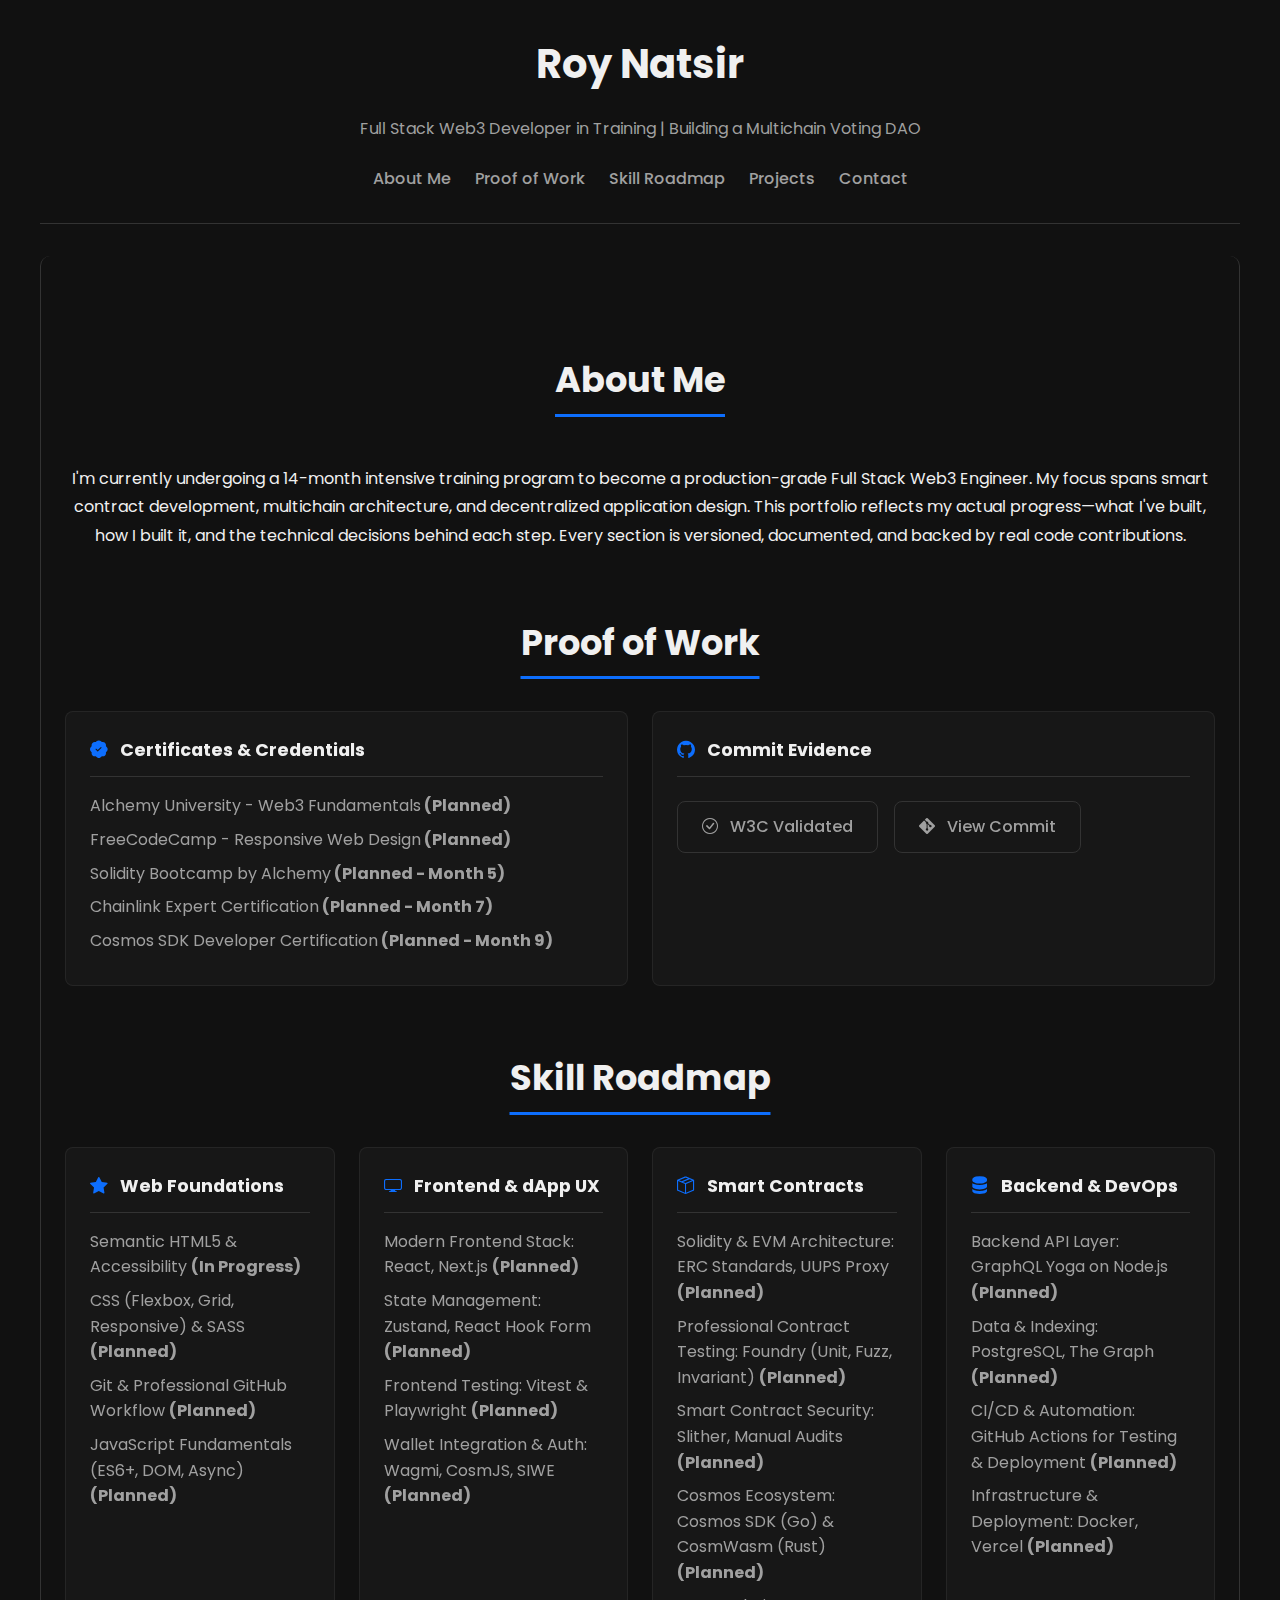
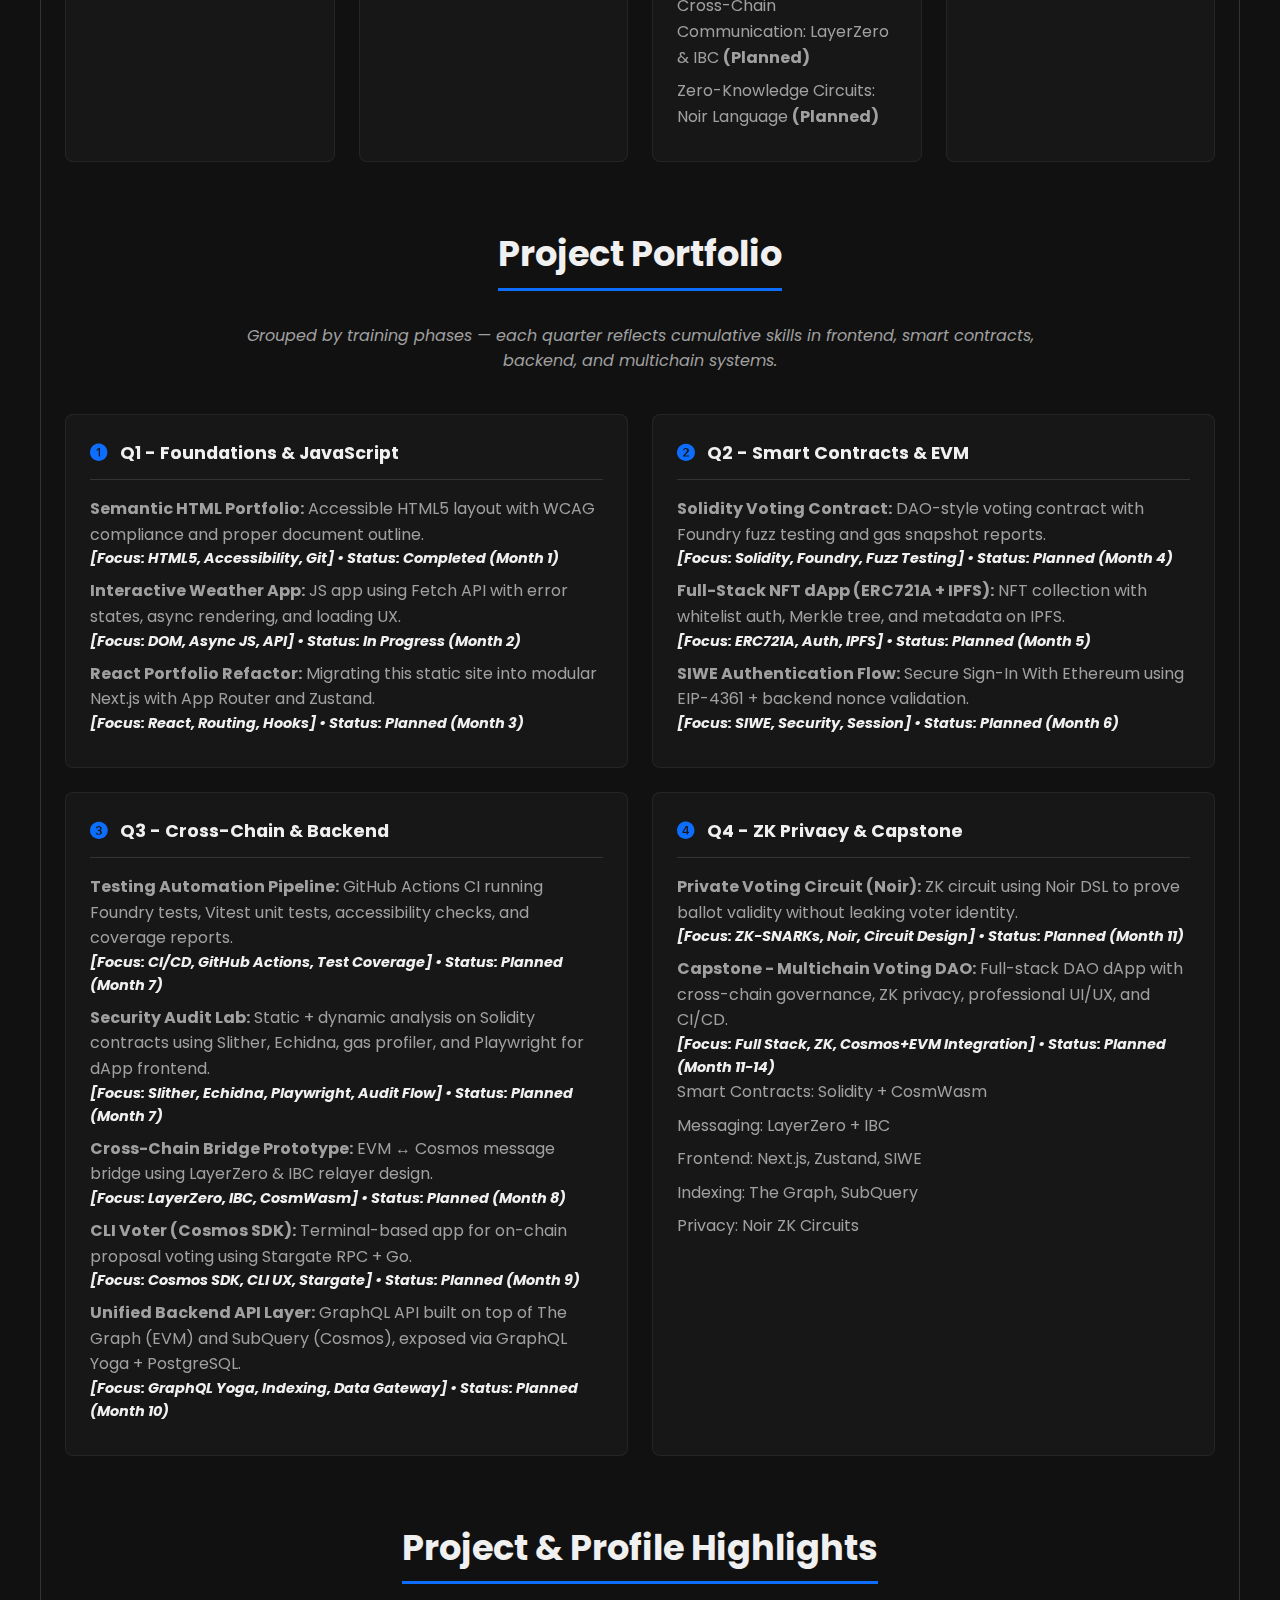
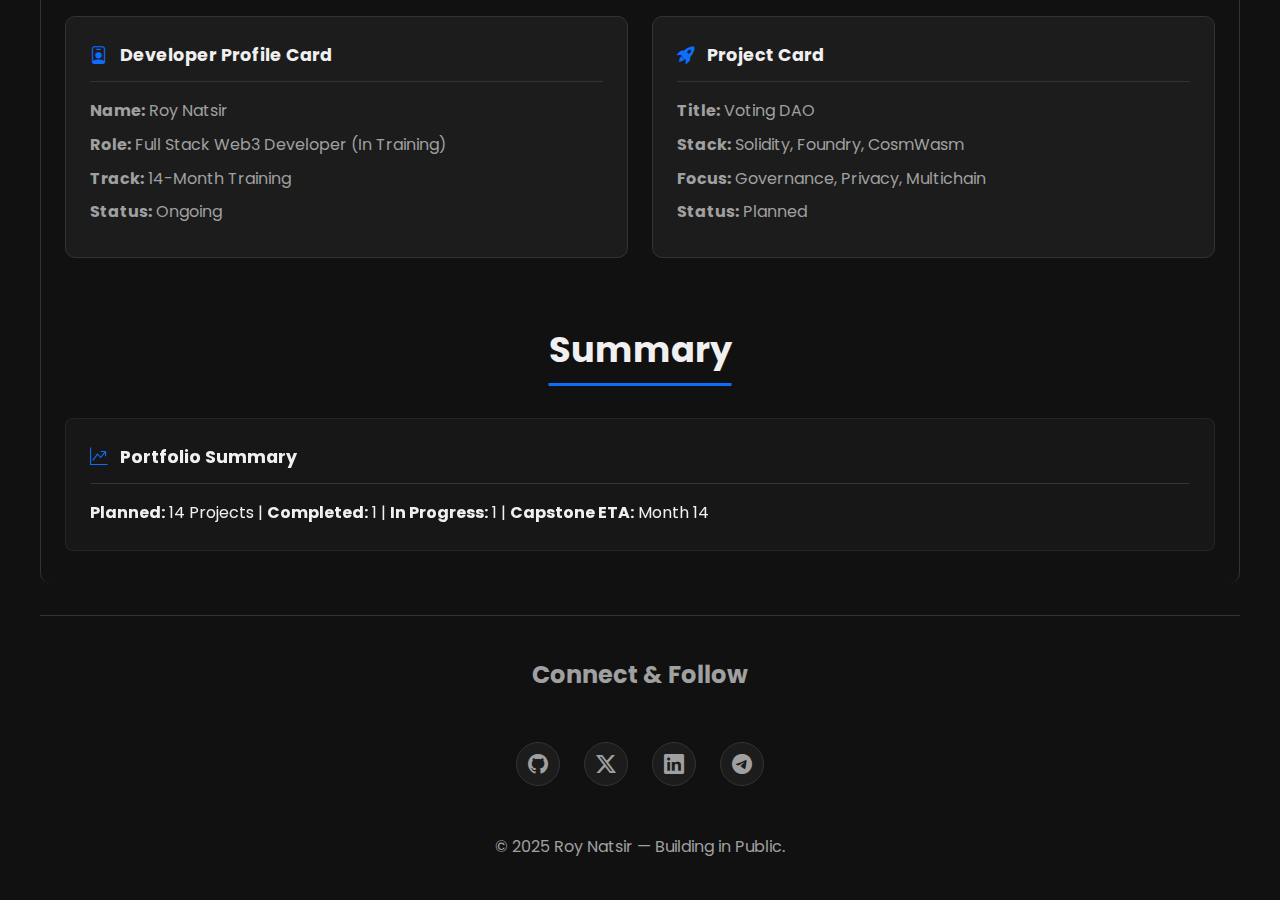
<file: index.html>
<!DOCTYPE html>
<html lang="en">
  <head>
    <meta charset="UTF-8" />
    <meta name="viewport" content="width=device-width, initial-scale=1.0" />
    <meta
      name="description"
      content="Roy Natsir's technical portfolio - a 14-month documented journey into Full-Stack Web3 Development."
    />
    <title>Roy Natsir - Full Stack Web3 Developer in Training</title>

    <link href="https://fonts.googleapis.com" rel="preconnect" />
    <link href="https://fonts.gstatic.com" rel="preconnect" crossorigin />
    <link
      href="https://fonts.googleapis.com/css2?family=Poppins:wght@400;500;600&family=Raleway:wght@700&display=swap"
      rel="stylesheet"
    />
    <link
      rel="stylesheet"
      href="https://cdn.jsdelivr.net/npm/bootstrap-icons@1.11.3/font/bootstrap-icons.min.css"
    />
    <link rel="stylesheet" href="assets/css/styles.css" />
  </head>

  <body>
    <header class="site-header">
      <h1>Roy Natsir</h1>
      <div class="header-sub-row">
        <p class="subtitle">
          Full Stack Web3 Developer in Training | Building a Multichain Voting
          DAO
        </p>
        <nav class="main-nav">
          <ul>
            <li><a href="#about-me">About Me</a></li>
            <li><a href="#proof-of-work">Proof of Work</a></li>
            <li><a href="#roadmap">Skill Roadmap</a></li>
            <li><a href="#projects">Projects</a></li>
            <li><a href="#contact">Contact</a></li>
          </ul>
        </nav>
      </div>
    </header>

    <main class="main-container">
      <section id="about-me" class="card-section">
        <h2>About Me</h2>
        <p>
          I'm currently undergoing a 14-month intensive training program to
          become a production-grade Full Stack Web3 Engineer. My focus spans
          smart contract development, multichain architecture, and decentralized
          application design. This portfolio reflects my actual progress—what
          I've built, how I built it, and the technical decisions behind each
          step. Every section is versioned, documented, and backed by real code
          contributions.
        </p>
      </section>

      <section id="proof-of-work" class="card-section">
        <h2>Proof of Work</h2>
        <div class="grid-container grid-2-col">
          <article class="card">
            <h3>
              <i class="bi bi-patch-check-fill"></i> Certificates & Credentials
            </h3>
            <ul>
              <li>
                Alchemy University - Web3 Fundamentals<strong>
                  (Planned)</strong
                >
              </li>
              <li>
                FreeCodeCamp - Responsive Web Design<strong> (Planned)</strong>
              </li>
              <li>
                Solidity Bootcamp by Alchemy<strong>
                  (Planned - Month 5)</strong
                >
              </li>
              <li>
                Chainlink Expert Certification<strong>
                  (Planned - Month 7)</strong
                >
              </li>
              <li>
                Cosmos SDK Developer Certification<strong>
                  (Planned - Month 9)</strong
                >
              </li>
            </ul>
          </article>
          <article class="card">
            <h3><i class="bi bi-github"></i>Commit Evidence</h3>
            <div class="button-group">
              <a
                href="https://validator.w3.org/nu/?doc=..."
                target="_blank"
                class="btn"
              >
                <i class="bi bi-check-circle"></i>
                <span>W3C Validated</span>
              </a>
              <a
                href="https://github.com/royweb3dev/FSWeb3"
                target="_blank"
                class="btn"
              >
                <i class="bi bi-git"></i>
                <span>View Commit</span>
              </a>
            </div>
          </article>
        </div>
      </section>

      <section id="roadmap" class="card-section">
        <h2>Skill Roadmap</h2>
        <div class="grid-container grid-4-col">
          <article class="card">
            <h3><i class="bi bi-star-fill"></i> Web Foundations</h3>
            <ul>
              <li>
                Semantic HTML5 & Accessibility <strong>(In Progress)</strong>
              </li>
              <li>
                CSS (Flexbox, Grid, Responsive) & SASS
                <strong>(Planned)</strong>
              </li>
              <li>
                Git & Professional GitHub Workflow <strong>(Planned)</strong>
              </li>
              <li>
                JavaScript Fundamentals (ES6+, DOM, Async)
                <strong>(Planned)</strong>
              </li>
            </ul>
          </article>
          <article class="card">
            <h3><i class="bi bi-display"></i> Frontend & dApp UX</h3>
            <ul>
              <li>
                Modern Frontend Stack: React, Next.js <strong>(Planned)</strong>
              </li>
              <li>
                State Management: Zustand, React Hook Form
                <strong>(Planned)</strong>
              </li>
              <li>
                Frontend Testing: Vitest & Playwright <strong>(Planned)</strong>
              </li>
              <li>
                Wallet Integration & Auth: Wagmi, CosmJS, SIWE
                <strong>(Planned)</strong>
              </li>
            </ul>
          </article>
          <article class="card">
            <h3><i class="bi bi-box-seam"></i> Smart Contracts</h3>
            <ul>
              <li>
                Solidity & EVM Architecture: ERC Standards, UUPS Proxy
                <strong>(Planned)</strong>
              </li>
              <li>
                Professional Contract Testing: Foundry (Unit, Fuzz, Invariant)
                <strong>(Planned)</strong>
              </li>
              <li>
                Smart Contract Security: Slither, Manual Audits
                <strong>(Planned)</strong>
              </li>
              <li>
                Cosmos Ecosystem: Cosmos SDK (Go) & CosmWasm (Rust)
                <strong>(Planned)</strong>
              </li>
              <li>
                Cross-Chain Communication: LayerZero & IBC
                <strong>(Planned)</strong>
              </li>
              <li>
                Zero-Knowledge Circuits: Noir Language
                <strong>(Planned)</strong>
              </li>
            </ul>
          </article>
          <article class="card">
            <h3><i class="bi bi-server"></i> Backend & DevOps</h3>
            <ul>
              <li>
                Backend API Layer: GraphQL Yoga on Node.js
                <strong>(Planned)</strong>
              </li>
              <li>
                Data & Indexing: PostgreSQL, The Graph
                <strong>(Planned)</strong>
              </li>
              <li>
                CI/CD & Automation: GitHub Actions for Testing & Deployment
                <strong>(Planned)</strong>
              </li>
              <li>
                Infrastructure & Deployment: Docker, Vercel
                <strong>(Planned)</strong>
              </li>
            </ul>
          </article>
        </div>
      </section>

      <section id="projects" class="card-section">
        <h2>Project Portfolio</h2>
        <p class="section-description">
          <em
            >Grouped by training phases — each quarter reflects cumulative
            skills in frontend, smart contracts, backend, and multichain
            systems.</em
          >
        </p>
        <div class="grid-container grid-2-col">
          <article class="card">
            <h3>
              <i class="bi bi-1-circle-fill"></i> Q1 - Foundations & JavaScript
            </h3>
            <ul>
              <li>
                <strong>Semantic HTML Portfolio:</strong> Accessible HTML5
                layout with WCAG compliance and proper document outline.
                <p>
                  <strong
                    ><em
                      >[Focus: HTML5, Accessibility, Git] • Status: Completed
                      (Month 1)</em
                    ></strong
                  >
                </p>
              </li>
              <li>
                <strong>Interactive Weather App:</strong> JS app using Fetch API
                with error states, async rendering, and loading UX.
                <p>
                  <strong
                    ><em
                      >[Focus: DOM, Async JS, API] • Status: In Progress (Month
                      2)</em
                    ></strong
                  >
                </p>
              </li>
              <li>
                <strong>React Portfolio Refactor:</strong> Migrating this static
                site into modular Next.js with App Router and Zustand.
                <p>
                  <strong
                    ><em
                      >[Focus: React, Routing, Hooks] • Status: Planned (Month
                      3)</em
                    ></strong
                  >
                </p>
              </li>
            </ul>
          </article>
          <article class="card">
            <h3>
              <i class="bi bi-2-circle-fill"></i> Q2 - Smart Contracts & EVM
            </h3>
            <ul>
              <li>
                <strong>Solidity Voting Contract:</strong> DAO-style voting
                contract with Foundry fuzz testing and gas snapshot reports.
                <p>
                  <strong
                    ><em
                      >[Focus: Solidity, Foundry, Fuzz Testing] • Status:
                      Planned (Month 4)</em
                    ></strong
                  >
                </p>
              </li>
              <li>
                <strong>Full-Stack NFT dApp (ERC721A + IPFS):</strong> NFT
                collection with whitelist auth, Merkle tree, and metadata on
                IPFS.
                <p>
                  <strong
                    ><em
                      >[Focus: ERC721A, Auth, IPFS] • Status: Planned (Month
                      5)</em
                    ></strong
                  >
                </p>
              </li>
              <li>
                <strong>SIWE Authentication Flow:</strong> Secure Sign-In With
                Ethereum using EIP-4361 + backend nonce validation.
                <p>
                  <strong
                    ><em
                      >[Focus: SIWE, Security, Session] • Status: Planned (Month
                      6)</em
                    ></strong
                  >
                </p>
              </li>
            </ul>
          </article>
          <article class="card">
            <h3>
              <i class="bi bi-3-circle-fill"></i> Q3 - Cross-Chain & Backend
            </h3>
            <ul>
              <li>
                <strong>Testing Automation Pipeline:</strong> GitHub Actions CI
                running Foundry tests, Vitest unit tests, accessibility checks,
                and coverage reports.
                <p>
                  <strong
                    ><em
                      >[Focus: CI/CD, GitHub Actions, Test Coverage] • Status:
                      Planned (Month 7)</em
                    ></strong
                  >
                </p>
              </li>
              <li>
                <strong>Security Audit Lab:</strong> Static + dynamic analysis
                on Solidity contracts using Slither, Echidna, gas profiler, and
                Playwright for dApp frontend.
                <p>
                  <strong
                    ><em
                      >[Focus: Slither, Echidna, Playwright, Audit Flow] •
                      Status: Planned (Month 7)</em
                    ></strong
                  >
                </p>
              </li>
              <li>
                <strong>Cross-Chain Bridge Prototype:</strong> EVM ↔ Cosmos
                message bridge using LayerZero & IBC relayer design.
                <p>
                  <strong
                    ><em
                      >[Focus: LayerZero, IBC, CosmWasm] • Status: Planned
                      (Month 8)</em
                    ></strong
                  >
                </p>
              </li>
              <li>
                <strong>CLI Voter (Cosmos SDK):</strong> Terminal-based app for
                on-chain proposal voting using Stargate RPC + Go.
                <p>
                  <strong
                    ><em
                      >[Focus: Cosmos SDK, CLI UX, Stargate] • Status: Planned
                      (Month 9)</em
                    ></strong
                  >
                </p>
              </li>
              <li>
                <strong>Unified Backend API Layer:</strong> GraphQL API built on
                top of The Graph (EVM) and SubQuery (Cosmos), exposed via
                GraphQL Yoga + PostgreSQL.
                <p>
                  <strong
                    ><em
                      >[Focus: GraphQL Yoga, Indexing, Data Gateway] • Status:
                      Planned (Month 10)</em
                    ></strong
                  >
                </p>
              </li>
            </ul>
          </article>
          <article class="card">
            <h3>
              <i class="bi bi-4-circle-fill"></i> Q4 - ZK Privacy & Capstone
            </h3>
            <ul>
              <li>
                <strong>Private Voting Circuit (Noir):</strong> ZK circuit using
                Noir DSL to prove ballot validity without leaking voter
                identity.
                <p>
                  <strong
                    ><em
                      >[Focus: ZK-SNARKs, Noir, Circuit Design] • Status:
                      Planned (Month 11)</em
                    ></strong
                  >
                </p>
              </li>
              <li>
                <strong>Capstone - Multichain Voting DAO:</strong> Full-stack
                DAO dApp with cross-chain governance, ZK privacy, professional
                UI/UX, and CI/CD.
                <p>
                  <strong
                    ><em
                      >[Focus: Full Stack, ZK, Cosmos+EVM Integration] • Status:
                      Planned (Month 11-14)</em
                    ></strong
                  >
                </p>
                <ul>
                  <li>Smart Contracts: Solidity + CosmWasm</li>
                  <li>Messaging: LayerZero + IBC</li>
                  <li>Frontend: Next.js, Zustand, SIWE</li>
                  <li>Indexing: The Graph, SubQuery</li>
                  <li>Privacy: Noir ZK Circuits</li>
                </ul>
              </li>
            </ul>
          </article>
        </div>
      </section>

      <section id="reusable-cards" class="card-section">
        <h2>Project & Profile Highlights</h2>
        <div class="grid-container grid-2-col">
          <article class="card">
            <h3><i class="bi bi-person-badge"></i> Developer Profile Card</h3>
            <ul>
              <li><strong>Name:</strong> Roy Natsir</li>
              <li>
                <strong>Role:</strong> Full Stack Web3 Developer (In Training)
              </li>
              <li><strong>Track:</strong> 14-Month Training</li>
              <li><strong>Status:</strong> Ongoing</li>
            </ul>
          </article>

          <article class="card">
            <h3><i class="bi bi-rocket-takeoff-fill"></i> Project Card</h3>
            <ul>
              <li><strong>Title:</strong> Voting DAO</li>
              <li><strong>Stack:</strong> Solidity, Foundry, CosmWasm</li>
              <li><strong>Focus:</strong> Governance, Privacy, Multichain</li>
              <li><strong>Status:</strong> Planned</li>
            </ul>
          </article>
        </div>
      </section>

      <section id="summary" class="card-section">
        <h2>Summary</h2>
        <div class="grid-container grid-1-col">
          <article class="card">
            <h3><i class="bi bi-graph-up-arrow"></i> Portfolio Summary</h3>
            <p>
              <strong>Planned:</strong> 14 Projects |
              <strong>Completed:</strong> 1 | <strong>In Progress:</strong> 1 |
              <strong>Capstone ETA:</strong> Month 14
            </p>
          </article>
        </div>
      </section>
    </main>

    <footer id="contact" class="site-footer">
      <h2>Connect & Follow</h2>
      <nav>
        <ul>
          <li>
            <a
              href="https://github.com/royweb3dev"
              target="_blank"
              rel="noopener noreferrer"
              aria-label="GitHub Profile"
            >
              <i class="bi bi-github"></i>
            </a>
          </li>
          <li>
            <a
              href="https://x.com/Roy_Natsir"
              target="_blank"
              rel="noopener noreferrer"
              aria-label="X (Twitter) Profile"
            >
              <i class="bi bi-twitter-x"></i>
            </a>
          </li>
          <li>
            <a
              href="https://www.linkedin.com/in/roy-natsir/"
              target="_blank"
              rel="noopener noreferrer"
              aria-label="LinkedIn Profile"
            >
              <i class="bi bi-linkedin"></i>
            </a>
          </li>
          <li>
            <a
              href="https://t.me/your_telegram_handle"
              target="_blank"
              rel="noopener noreferrer"
              aria-label="Telegram Profile"
            >
              <i class="bi bi-telegram"></i>
            </a>
          </li>
        </ul>
      </nav>
      <p>© 2025 Roy Natsir — Building in Public.</p>
    </footer>
  </body>
</html>
</file>
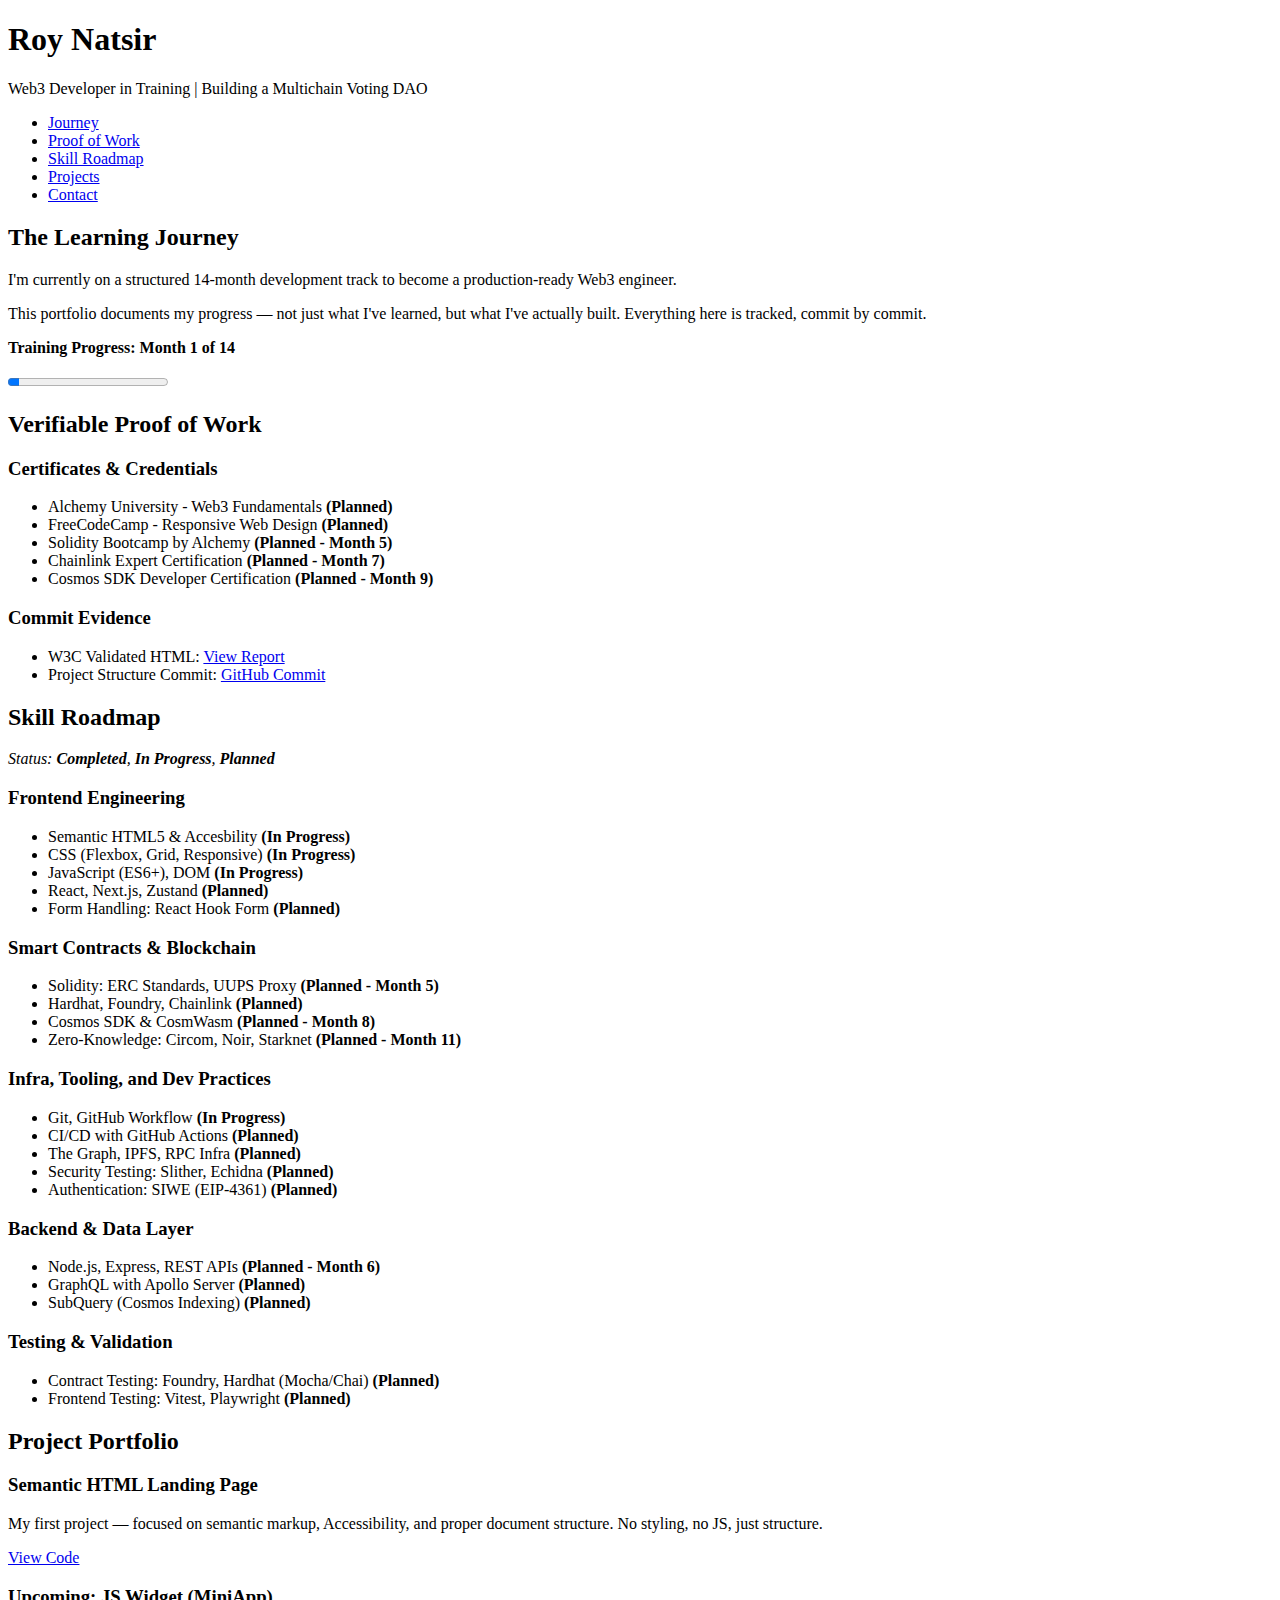
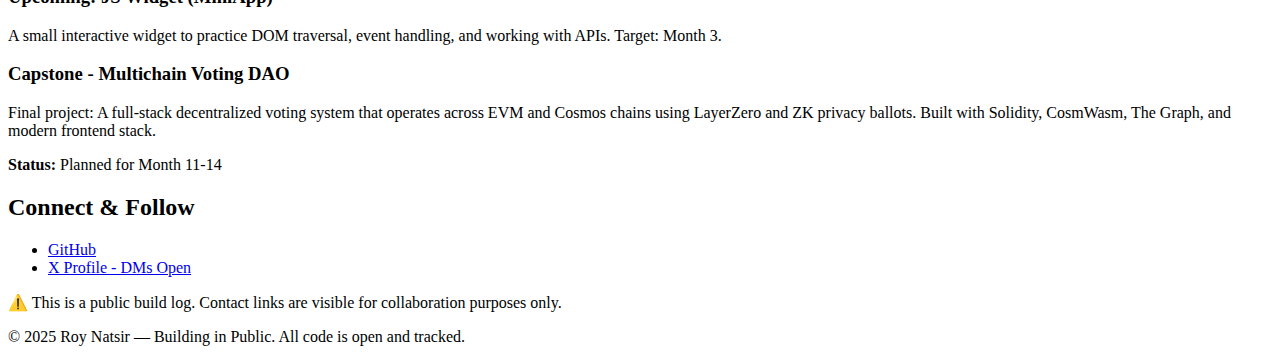
<file: 01-Web-Foundations/Week1-HTML-CSS-Git/Day02-HTML-Structure-and-Semantics/index.html>
<!DOCTYPE html>
<html lang="en">
    <head>
        <meta charset="UTF-8"/>
        <meta name="viewport" content="width=device-width, initial-scale=1.0"/>
         <meta name="description" content="Roy Natsir's technical portfolio - a 14-month documented journey into full-stack Web3 development, from web fundamentals to building a production-grade multichain voting DAO." />
        <title>Roy Natsir - Full Stack Web3 Developer in Training</title>
    </head>
    <body>

<!-- Header Section -->

        <header>
            <h1>Roy Natsir</h1>
            <p>Web3 Developer in Training | Building a Multichain Voting DAO</p>
            <nav>
                <ul>
                    <li><a href="#journey">Journey</a></li>
                    <li><a href="#proof">Proof of Work</a></li>
                    <li><a href="#roadmap">Skill Roadmap</a></li>
                    <li><a href="#projects">Projects</a></li>
                    <li><a href="#contact">Contact</a></li>
                </ul>
            </nav>
        </header>

<!-- Main Section -->

        <main>
    <!-- Journey Section -->

            <Section id="journey">
                <h2>The Learning Journey</h2>
                <p>
                    I'm currently on a structured 14-month development track to become a production-ready Web3 engineer.
                </p>
                <p>
                    This portfolio documents my progress — not just what I've learned, but what I've actually built. Everything here is tracked, commit by commit.
                </p>
                <p>
                    <strong>Training Progress: Month 1 of 14</strong>
                </p>
                <progress value="1" max="14"></progress>
                </Section>

     <!-- Proof of Work Section -->

            <section id="proof">
                <h2>Verifiable Proof of Work</h2>
                <article>
                    <h3>Certificates & Credentials</h3>
                    <ul>
                        <li>Alchemy University - Web3 Fundamentals<strong> (Planned)</strong></li>
                        <li>FreeCodeCamp - Responsive Web Design<strong> (Planned)</strong></li>
                        <li>Solidity Bootcamp by Alchemy<strong> (Planned - Month 5)</strong></li>
                        <li>Chainlink Expert Certification<strong> (Planned - Month 7)</strong></li>
                        <li>Cosmos SDK Developer Certification<strong> (Planned - Month 9)</strong></li>
                    </ul>
                </article>

                <article>
                    <h3>Commit Evidence</h3>
                    <ul>
                        <li>
                            W3C Validated HTML: 
                            <a href="https://validator.w3.org/nu/?doc=https%3A%2F%2Fraw.githubusercontent.com%2Froyweb3dev%2FFSWeb3%2Fmain%2F01-Web-Foundations%2FWeek1-HTML-CSS-Git%2FDay02-HTML-Structure-and-Semantics%2Findex.html" target="_blank">View Report</a>
                        </li>
                        <li>
                            Project Structure Commit:
                            <a href="https://github.com/royweb3dev/FSWeb3/commit/ddf789d2d887a2d1d57f07a7e37138093c12660a" target="_blank">GitHub Commit</a>
                        </li>
                    </ul>
                </article>
            </section>

    <!-- Skill Roadmap Section -->
            
            <section id="roadmap">
                <h2>Skill Roadmap</h2>
                <p><em>Status: <strong>Completed</strong>, <strong>In Progress</strong>, <strong>Planned</strong></em></p>

                <h3>Frontend Engineering</h3>
                <ul>
                    <li>Semantic HTML5 & Accesbility <strong> (In Progress)</strong></li>
                    <li>CSS (Flexbox, Grid, Responsive) <strong> (In Progress)</strong></li>
                    <li>JavaScript (ES6+), DOM <strong> (In Progress)</strong></li>
                    <li>React, Next.js, Zustand <strong> (Planned)</strong></li>
                    <li>Form Handling: React Hook Form <strong> (Planned)</strong></li>
                    </ul>

                <h3>Smart Contracts & Blockchain</h3>
                <ul>
                    <li>Solidity: ERC Standards, UUPS Proxy <strong> (Planned - Month 5)</strong></li>
                    <li>Hardhat, Foundry, Chainlink <strong> (Planned)</strong></li>
                    <li>Cosmos SDK & CosmWasm <strong> (Planned - Month 8)</strong></li>
                    <li>Zero-Knowledge: Circom, Noir, Starknet <strong> (Planned - Month 11)</strong></li>
                </ul>

                <h3>Infra, Tooling, and Dev Practices</h3>
                <ul>
                    <li>Git, GitHub Workflow <strong> (In Progress)</strong></li>
                    <li>CI/CD with GitHub Actions <strong> (Planned)</strong></li>
                    <li>The Graph, IPFS, RPC Infra <strong> (Planned)</strong></li>
                    <li>Security Testing: Slither, Echidna <strong> (Planned)</strong></li>
                    <li>Authentication: SIWE (EIP-4361) <strong> (Planned)</strong></li>
                </ul>
                
                <h3>Backend & Data Layer</h3>
                <ul>
                    <li>Node.js, Express, REST APIs <strong>(Planned - Month 6)</strong></li>
                    <li>GraphQL with Apollo Server <strong>(Planned)</strong></li>
                    <li>SubQuery (Cosmos Indexing) <strong>(Planned)</strong></li>
                </ul>
                    
                <h3>Testing & Validation</h3>
                <ul>
                    <li>Contract Testing: Foundry, Hardhat (Mocha/Chai) <strong>(Planned)</strong></li>
                    <li>Frontend Testing: Vitest, Playwright <strong>(Planned)</strong></li>
                </ul>
                </section>

    <!-- Project Section -->

            <section id="projects">
                <h2>Project Portfolio</h2>

                <article>
                    <h3>Semantic HTML Landing Page</h3>
                    <p>
                        My first project — focused on semantic markup, Accessibility, and proper document structure. No styling, no JS, just structure.
                    </p>
                    <a href="https://github.com/royweb3dev/FSWeb3/tree/main/01-Web-Foundations/Week1-HTML-CSS-Git/Day02-HTML-Structure-and-Semantics" target="_blank">View Code</a>
                </article>

                <article>
                    <h3>Upcoming: JS Widget (MiniApp)</h3>
                    <p>
                        A small interactive widget to practice DOM traversal, event handling, and working with APIs. Target: Month 3.
                    </p>
                </article>

                <article>
                    <h3>Capstone - Multichain Voting DAO</h3>
                    <p>
                        Final project: A full-stack decentralized voting system that operates across EVM and Cosmos chains using LayerZero and ZK privacy ballots. Built with Solidity, CosmWasm, The Graph, and modern frontend stack.
                    </p>
                    <p><strong>Status:</strong> Planned for Month 11-14</p>
                </article>
            </section>
        </main>

<!-- Footer Section -->

        <footer id="contact">
            <h2>Connect & Follow</h2>
            <ul>
                <li>
                    <a href="https://github.com/royweb3dev" target="_blank" rel="noopener">GitHub</a>
                </li>
                <li>
                    <a href="https://x.com/Roy_Natsir" target="_blank" rel="noopener">X Profile - DMs Open</a>
                </li>
            </ul>
            <p class="disclaimer">
                ⚠️ This is a public build log. Contact links are visible for collaboration purposes only.</p>

            <p>© 2025 Roy Natsir — Building in Public. All code is open and tracked.</p>
        </footer>
    </body>
</html>
</file>
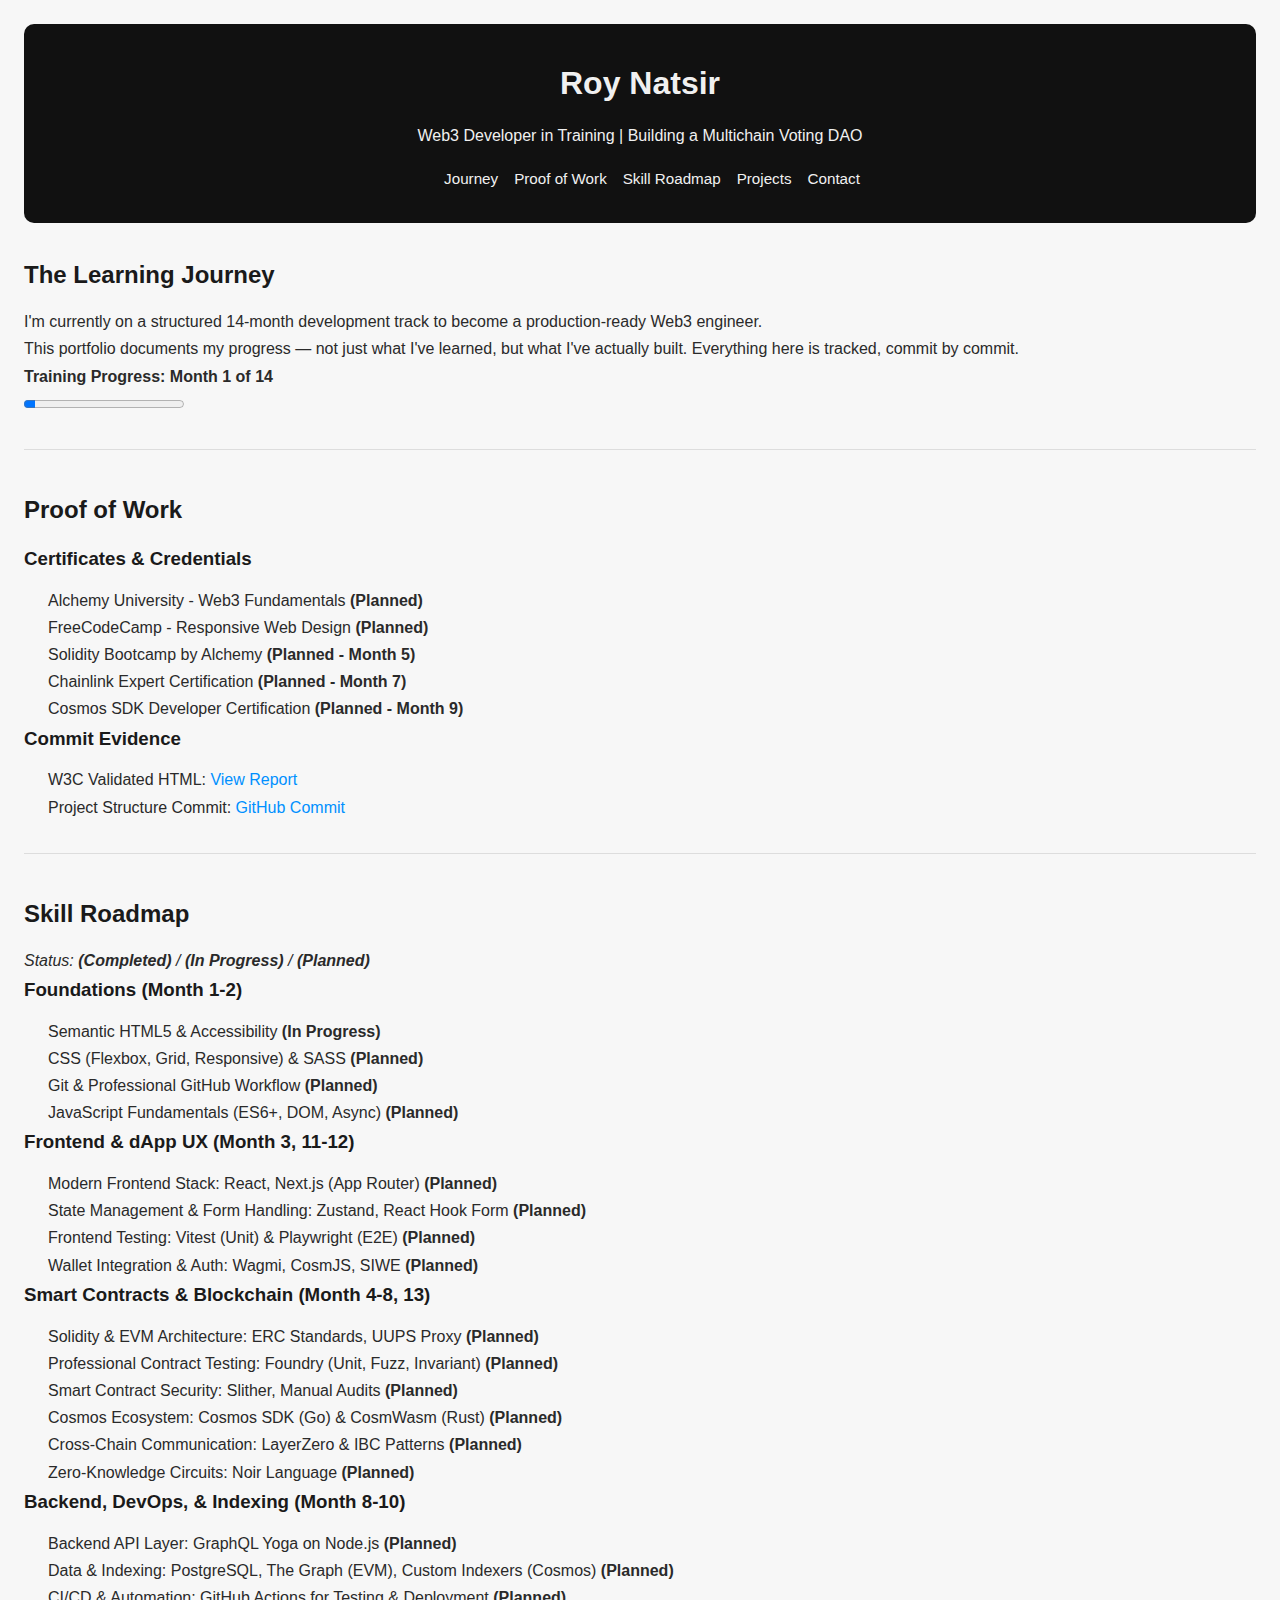
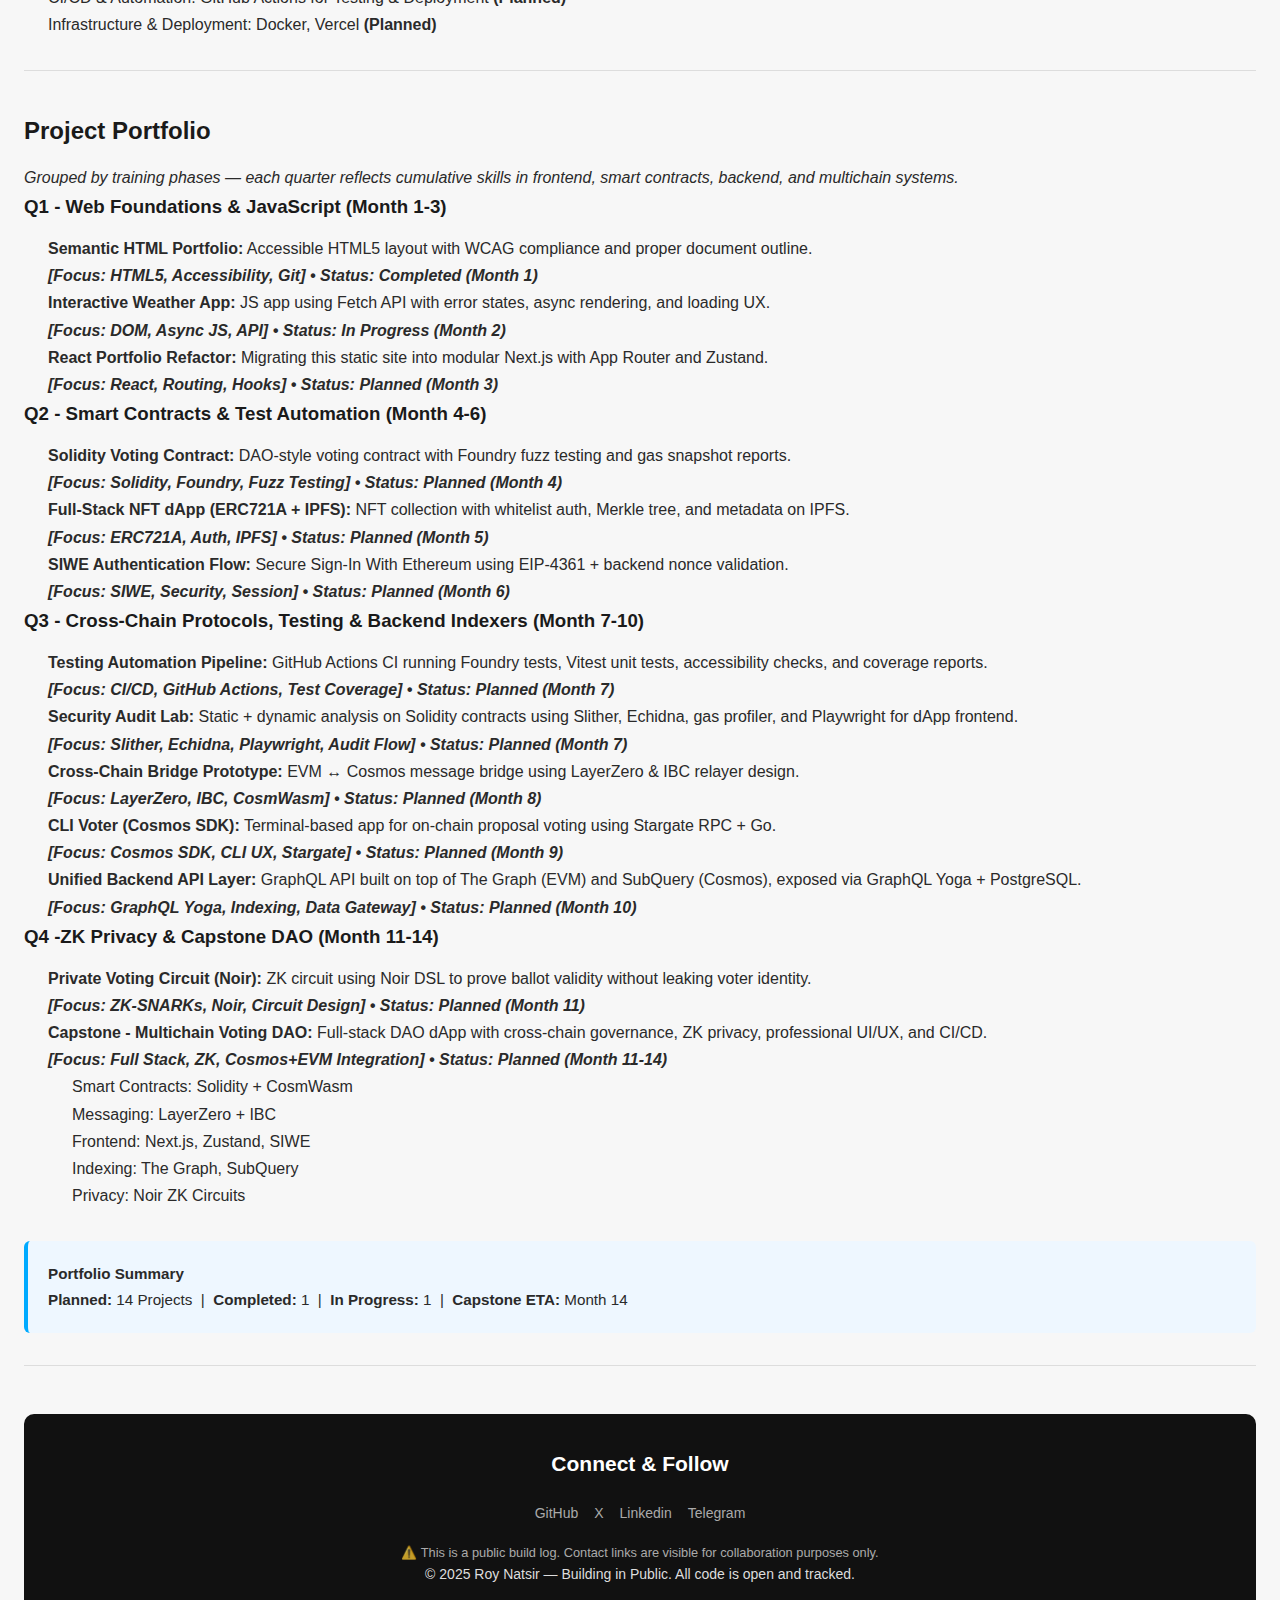
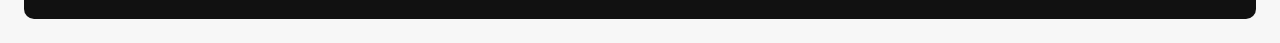
<file: 01-Web-Foundations/Week1-HTML-CSS-Git/Day03-CSS-Styling-and-Box-Model/index.html>
<!DOCTYPE html>
<html lang="en">

<head>
  <meta charset="UTF-8" />
  <meta name="viewport" content="width=device-width, initial-scale=1.0" />
  <meta name="description"
    content="Roy Natsir's technical portfolio - a 14-month documented journey into full-stack Web3 development, from web fundamentals to building a production-grade multichain voting DAO." />
  <title>Roy Natsir - Full Stack Web3 Developer in Training</title>
  <link rel="stylesheet" href="styles.css" />
</head>

<body>

  <!-- Header Section -->
  <header>
    <h1>Roy Natsir</h1>
    <p>Web3 Developer in Training | Building a Multichain Voting DAO</p>
    <nav>
      <ul>
        <li><a href="#journey">Journey</a></li>
        <li><a href="#proof">Proof of Work</a></li>
        <li><a href="#roadmap">Skill Roadmap</a></li>
        <li><a href="#projects">Projects</a></li>
        <li><a href="#contact">Contact</a></li>
      </ul>
    </nav>
  </header>

  <!-- Main Section -->
  <main>
    <!-- Journey Section -->
    <section id="journey">
      <h2>The Learning Journey</h2>
      <p>
        I'm currently on a structured 14-month development track to become a
        production-ready Web3 engineer.
      </p>
      <p>
        This portfolio documents my progress — not just what I've learned, but
        what I've actually built. Everything here is tracked, commit by
        commit.
      </p>
      <p>
        <strong>Training Progress: Month 1 of 14</strong>
      </p>
      <progress value="1" max="14"></progress>
    </section>

    <!-- Proof of Work Section -->
    <section id="proof">
      <h2>Proof of Work</h2>
      <article>
        <h3>Certificates & Credentials</h3>
        <ul>
          <li>
            Alchemy University - Web3 Fundamentals<strong> (Planned)</strong>
          </li>
          <li>
            FreeCodeCamp - Responsive Web Design<strong> (Planned)</strong>
          </li>
          <li>
            Solidity Bootcamp by Alchemy<strong> (Planned - Month 5)</strong>
          </li>
          <li>
            Chainlink Expert Certification<strong>
              (Planned - Month 7)</strong>
          </li>
          <li>
            Cosmos SDK Developer Certification<strong>
              (Planned - Month 9)</strong>
          </li>
        </ul>
      </article>

      <article>
        <h3>Commit Evidence</h3>
        <ul>
          <li>
            W3C Validated HTML:
            <a href="https://validator.w3.org/nu/?doc=https%3A%2F%2Fraw.githubusercontent.com%2Froyweb3dev%2FFSWeb3%2Fmain%2F01-Web-Foundations%2FWeek1-HTML-CSS-Git%2FDay02-HTML-Structure-and-Semantics%2Findex.html"
              target="_blank">View Report</a>
          </li>
          <li>
            Project Structure Commit:
            <a href="https://github.com/royweb3dev/FSWeb3/commit/ddf789d2d887a2d1d57f07a7e37138093c12660a"
              target="_blank">GitHub Commit</a>
          </li>
        </ul>
      </article>
    </section>
  </div>

    <!-- Skill Roadmap Section - FINAL VERSION -->
    <section id="roadmap">
          <h2>Skill Roadmap</h2>
      <p><em>Status: <strong>(Completed)</strong> / <strong>(In Progress)</strong> / <strong>(Planned)</strong></em></p>

      <article>
        <h3>Foundations (Month 1-2)</h3>
        <ul>
          <li>Semantic HTML5 & Accessibility <strong>(In Progress)</strong></li>
          <li>CSS (Flexbox, Grid, Responsive) & SASS <strong>(Planned)</strong></li>
          <li>Git & Professional GitHub Workflow <strong>(Planned)</strong></li>
          <li>JavaScript Fundamentals (ES6+, DOM, Async) <strong>(Planned)</strong></li>
        </ul>
      </article>

      <article>
        <h3>Frontend & dApp UX (Month 3, 11-12)</h3>
        <ul>
          <li>Modern Frontend Stack: React, Next.js (App Router) <strong>(Planned)</strong></li>
          <li>State Management & Form Handling: Zustand, React Hook Form <strong>(Planned)</strong></li>
          <li>Frontend Testing: Vitest (Unit) & Playwright (E2E) <strong>(Planned)</strong></li>
          <li>Wallet Integration & Auth: Wagmi, CosmJS, SIWE <strong>(Planned)</strong></li>
        </ul>
      </article>

      <article>
        <h3>Smart Contracts & Blockchain (Month 4-8, 13)</h3>
        <ul>
          <li>Solidity & EVM Architecture: ERC Standards, UUPS Proxy <strong>(Planned)</strong></li>
          <li>Professional Contract Testing: Foundry (Unit, Fuzz, Invariant) <strong>(Planned)</strong></li>
          <li>Smart Contract Security: Slither, Manual Audits <strong>(Planned)</strong></li>
          <li>Cosmos Ecosystem: Cosmos SDK (Go) & CosmWasm (Rust) <strong>(Planned)</strong></li>
          <li>Cross-Chain Communication: LayerZero & IBC Patterns <strong>(Planned)</strong></li>
          <li>Zero-Knowledge Circuits: Noir Language <strong>(Planned)</strong></li>
        </ul>
      </article>

      <article>
        <h3>Backend, DevOps, & Indexing (Month 8-10)</h3>
        <ul>
          <li>Backend API Layer: GraphQL Yoga on Node.js <strong>(Planned)</strong></li>
          <li>Data & Indexing: PostgreSQL, The Graph (EVM), Custom Indexers (Cosmos) <strong>(Planned)</strong></li>
          <li>CI/CD & Automation: GitHub Actions for Testing & Deployment <strong>(Planned)</strong></li>
          <li>Infrastructure & Deployment: Docker, Vercel <strong>(Planned)</strong></li>
        </ul>
      </article>
    </section>

    <!-- Project Section - Grouped by Roadmap Quarters -->
    <section id="projects">
      <h2>Project Portfolio</h2>
      <p><em>Grouped by training phases — each quarter reflects cumulative skills in frontend, smart contracts, backend,
          and multichain systems.</em></p>

      <!-- Q1: Foundations (Month 1–3) -->
      <article>
        <h3>Q1 - Web Foundations & JavaScript (Month 1-3)</h3>
        <ul>
          <li>
            <strong>Semantic HTML Portfolio:</strong> Accessible HTML5 layout with WCAG compliance and proper document
            outline.
            <p><strong><em>[Focus: HTML5, Accessibility, Git] • Status: Completed (Month 1)</em></strong></p>
          </li>
          <li>
            <strong>Interactive Weather App:</strong> JS app using Fetch API with error states, async rendering, and
            loading UX.
            <p><strong><em>[Focus: DOM, Async JS, API] • Status: In Progress (Month 2)</em></strong></p>
          </li>
          <li>
            <strong>React Portfolio Refactor:</strong> Migrating this static site into modular Next.js with App Router
            and Zustand.
            <p><strong><em>[Focus: React, Routing, Hooks] • Status: Planned (Month 3)</em></strong></p>
          </li>
        </ul>
      </article>

      <!-- Q2: Smart Contracts & EVM (Month 4–6) -->
      <article>
        <h3>Q2 - Smart Contracts & Test Automation (Month 4-6)</h3>
        <ul>
          <li>
            <strong>Solidity Voting Contract:</strong> DAO-style voting contract with Foundry fuzz testing and gas
            snapshot reports.
            <p><strong><em>[Focus: Solidity, Foundry, Fuzz Testing] • Status: Planned (Month 4)</em></strong></p>
          </li>
          <li>
            <strong>Full-Stack NFT dApp (ERC721A + IPFS):</strong> NFT collection with whitelist auth, Merkle tree, and
            metadata on IPFS.
            <p><strong><em>[Focus: ERC721A, Auth, IPFS] • Status: Planned (Month 5)</em></strong></p>
          </li>
          <li>
            <strong>SIWE Authentication Flow:</strong> Secure Sign-In With Ethereum using EIP-4361 + backend nonce
            validation.
            <p><strong><em>[Focus: SIWE, Security, Session] • Status: Planned (Month 6)</em></strong></p>
          </li>
        </ul>
      </article>

      <!-- Q3: Cross-Chain, Testing & Backend (Month 7–10) -->
      <article>
        <h3>Q3 - Cross-Chain Protocols, Testing & Backend Indexers (Month 7-10)</h3>
        <ul>
          <li>
            <strong>Testing Automation Pipeline:</strong> GitHub Actions CI running Foundry tests, Vitest unit tests,
            accessibility checks, and coverage reports.
            <p><strong><em>[Focus: CI/CD, GitHub Actions, Test Coverage] • Status: Planned (Month 7)</em></strong></p>
          </li>
          <li>
            <strong>Security Audit Lab:</strong> Static + dynamic analysis on Solidity contracts using Slither, Echidna,
            gas profiler, and Playwright for dApp frontend.
            <p><strong><em>[Focus: Slither, Echidna, Playwright, Audit Flow] • Status: Planned (Month 7)</em></strong>
            </p>
          </li>
          <li>
            <strong>Cross-Chain Bridge Prototype:</strong> EVM ↔ Cosmos message bridge using LayerZero & IBC relayer
            design.
            <p><strong><em>[Focus: LayerZero, IBC, CosmWasm] • Status: Planned (Month 8)</em></strong></p>
          </li>
          <li>
            <strong>CLI Voter (Cosmos SDK):</strong> Terminal-based app for on-chain proposal voting using Stargate RPC
            + Go.
            <p><strong><em>[Focus: Cosmos SDK, CLI UX, Stargate] • Status: Planned (Month 9)</em></strong></p>
          </li>
          <li>
            <strong>Unified Backend API Layer:</strong> GraphQL API built on top of The Graph (EVM) and SubQuery
            (Cosmos), exposed via GraphQL Yoga + PostgreSQL.
            <p><strong><em>[Focus: GraphQL Yoga, Indexing, Data Gateway] • Status: Planned (Month 10)</em></strong></p>
          </li>
        </ul>
      </article>

      <!-- Q4: ZK & Capstone (Month 11–14) -->
      <article>
        <h3>Q4 -ZK Privacy & Capstone DAO (Month 11-14)</h3>
        <ul>
          <li>
            <strong>Private Voting Circuit (Noir):</strong> ZK circuit using Noir DSL to prove ballot validity without
            leaking voter identity.
            <p><strong><em>[Focus: ZK-SNARKs, Noir, Circuit Design] • Status: Planned (Month 11)</em></strong></p>
          </li>
          <li>
            <strong>Capstone - Multichain Voting DAO:</strong> Full-stack DAO dApp with cross-chain governance, ZK
            privacy, professional UI/UX, and CI/CD.
            <p><strong><em>[Focus: Full Stack, ZK, Cosmos+EVM Integration] • Status: Planned (Month 11-14)</em></strong>
            </p>
            <ul>
              <li>Smart Contracts: Solidity + CosmWasm</li>
              <li>Messaging: LayerZero + IBC</li>
              <li>Frontend: Next.js, Zustand, SIWE</li>
              <li>Indexing: The Graph, SubQuery</li>
              <li>Privacy: Noir ZK Circuits</li>
            </ul>
          </li>
        </ul>
      </article>
      </div>

      <!-- Project Summary -->
      <div class="progress-summary">
        <h4>Portfolio Summary</h4>
        <p>
          <strong>Planned:</strong> 14 Projects &nbsp;|&nbsp;
          <strong>Completed:</strong> 1 &nbsp;|&nbsp;
          <strong>In Progress:</strong> 1 &nbsp;|&nbsp;
          <strong>Capstone ETA:</strong> Month 14
        </p>
      </div>
    </section>

    <!-- Footer Section -->

    <footer id="contact">
      <h2>Connect & Follow</h2>
      <ul>
        <li>
          <a href="https://github.com/royweb3dev" target="_blank" rel="noopener">GitHub</a>
        </li>
        <li>
          <a href="https://x.com/Roy_Natsir" target="_blank" rel="noopener">X</a>
        </li>
        <li>
          <a href="https://www.linkedin.com/in/roy-natsir/" target="_blank" rel="noopener">Linkedin</a>
        </li>
        <li>
          <a href="https://www.telegram.com" target="_blank" rel="noopener">Telegram</a>
        </li>
      </ul>

      <p class="disclaimer">
        ⚠️ This is a public build log. Contact links are visible for
        collaboration purposes only.
      </p>

      <p>
        © 2025 Roy Natsir — Building in Public. All code is open and tracked.
      </p>
    </footer>
</body>
</html>
</file>
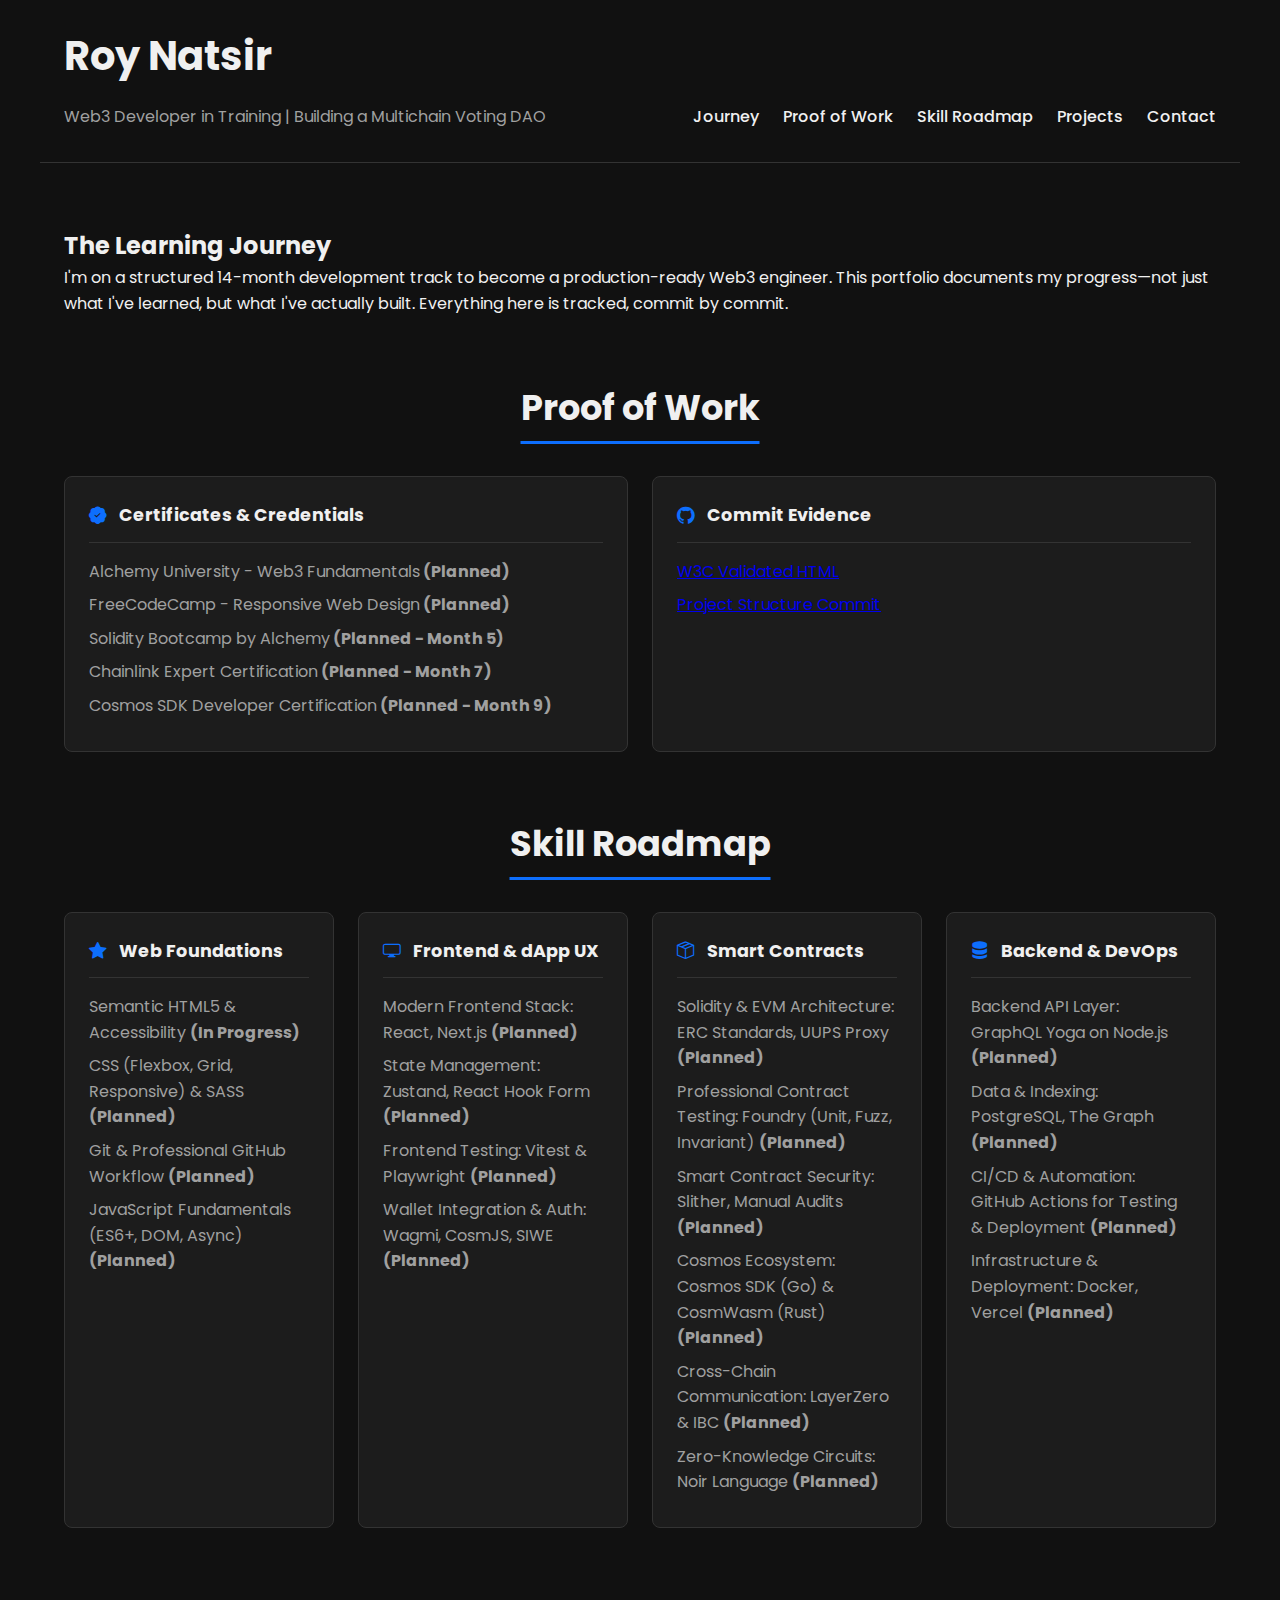
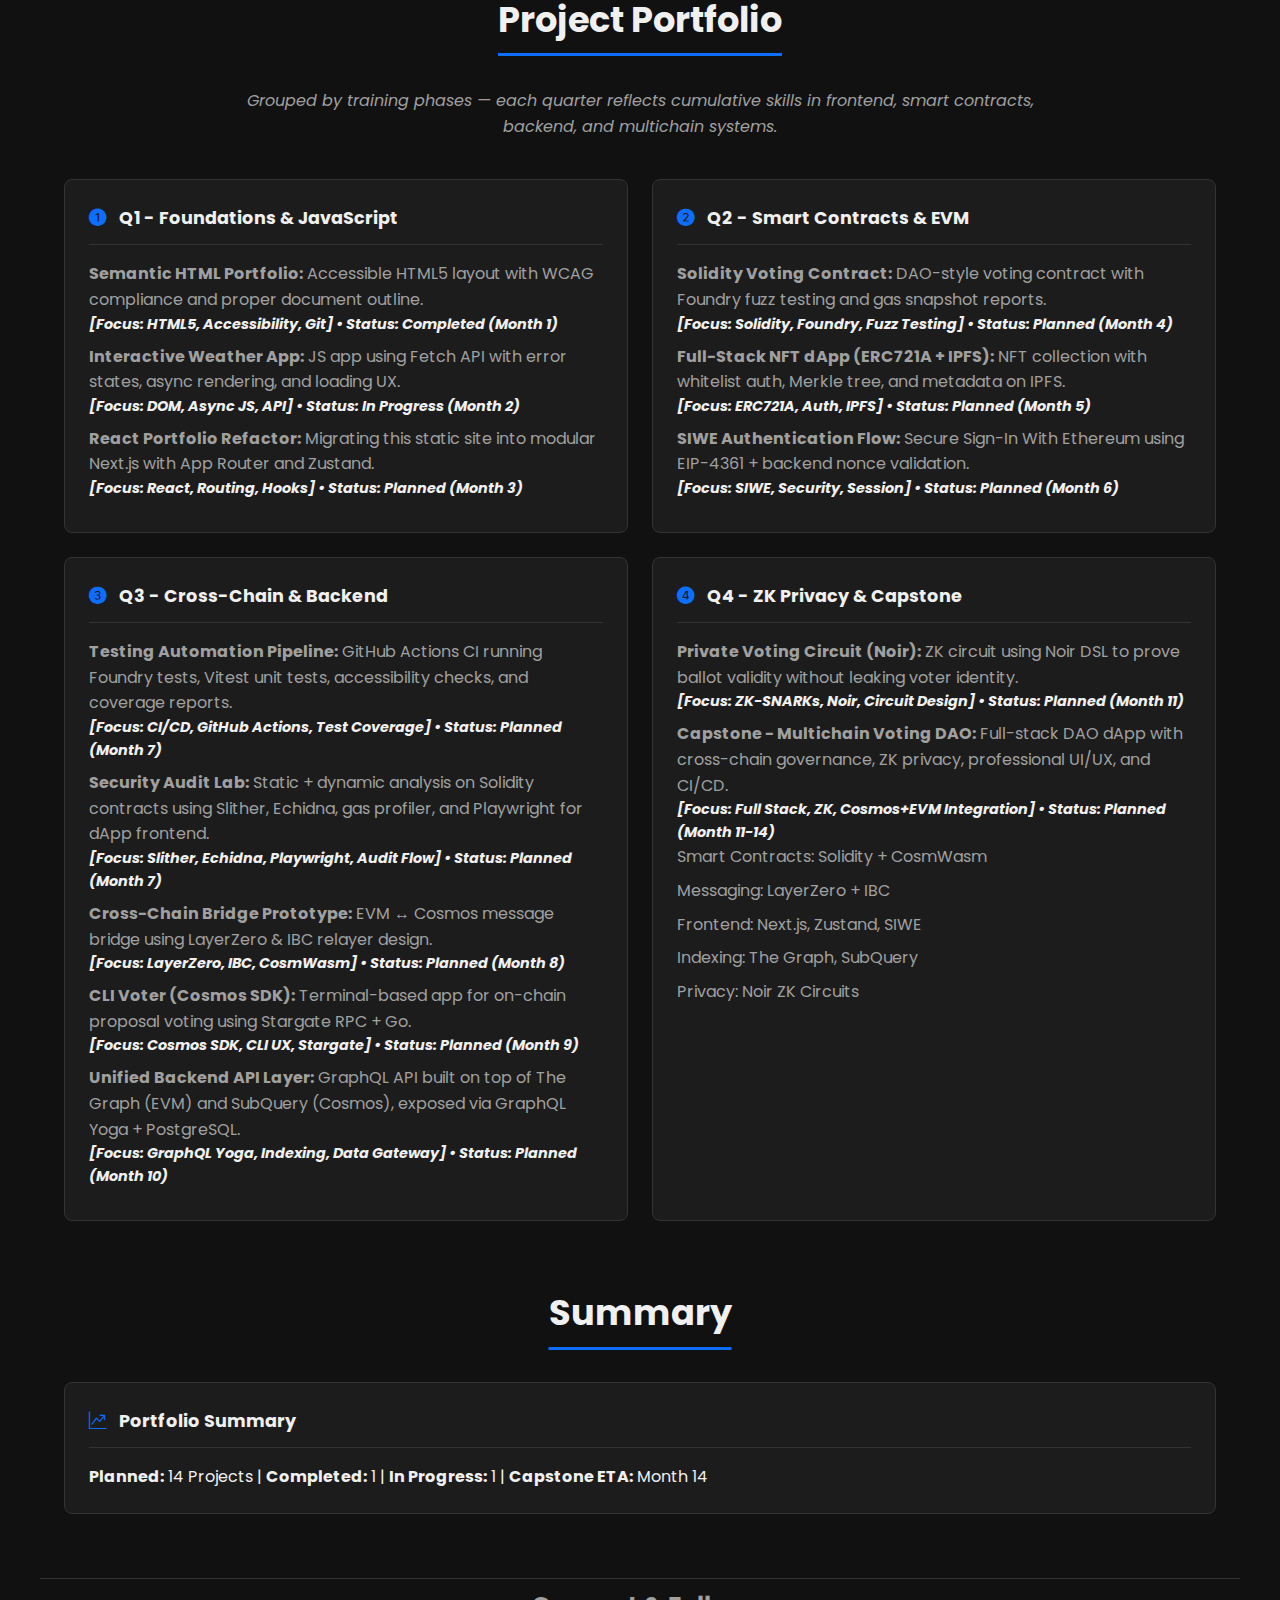
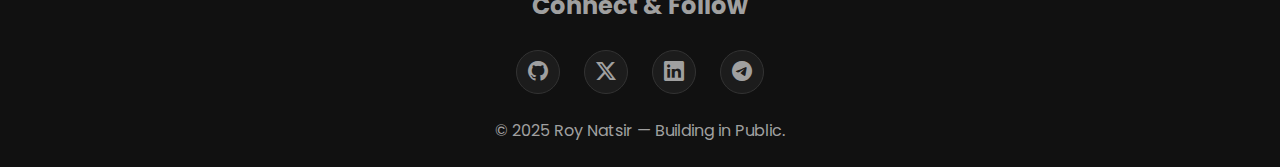
<file: 01-Web-Foundations/Week1-HTML-CSS-Git/Day05-CSS-Flexbox-Intro/index.html>
<!DOCTYPE html>
<html lang="en">
  <head>
    <meta charset="UTF-8" />
    <meta name="viewport" content="width=device-width, initial-scale=1.0" />
    <meta
      name="description"
      content="Roy Natsir's technical portfolio - a 14-month documented journey into full-stack Web3 development."
    />
    <title>Roy Natsir - Full Stack Web3 Developer in Training</title>

    <link href="https://fonts.googleapis.com" rel="preconnect" />
    <link href="https://fonts.gstatic.com" rel="preconnect" crossorigin />
    <link
      href="https://fonts.googleapis.com/css2?family=Poppins:wght@400;500;600&family=Raleway:wght@700&display=swap"
      rel="stylesheet"
    />
    <link
      rel="stylesheet"
      href="https://cdn.jsdelivr.net/npm/bootstrap-icons@1.11.3/font/bootstrap-icons.min.css"
    />
    <link rel="stylesheet" href="styles.css" />
  </head>

  <body>
    <header class="site-header">
      <h1>Roy Natsir</h1>
      <div class="header-sub-row">
        <p class="subtitle">
          Web3 Developer in Training | Building a Multichain Voting DAO
        </p>
        <nav class="main-nav">
          <ul>
            <li><a href="#journey">Journey</a></li>
            <li><a href="#proof-of-work">Proof of Work</a></li>
            <li><a href="#roadmap">Skill Roadmap</a></li>
            <li><a href="#projects">Projects</a></li>
            <li><a href="#contact">Contact</a></li>
          </ul>
        </nav>
      </div>
    </header>

    <main class="main-container">
      <section id="journey">
        <h2>The Learning Journey</h2>
        <p>
          I'm on a structured 14-month development track to become a
          production-ready Web3 engineer. This portfolio documents my
          progress—not just what I've learned, but what I've actually built.
          Everything here is tracked, commit by commit.
        </p>
      </section>

      <section id="proof-of-work" class="card-section">
        <h2>Proof of Work</h2>
        <div class="grid-container grid-2-col">
          <article class="card">
            <h3>
              <i class="bi bi-patch-check-fill"></i> Certificates & Credentials
            </h3>
            <ul>
              <li>
                Alchemy University - Web3 Fundamentals<strong>
                  (Planned)</strong
                >
              </li>
              <li>
                FreeCodeCamp - Responsive Web Design<strong> (Planned)</strong>
              </li>
              <li>
                Solidity Bootcamp by Alchemy<strong>
                  (Planned - Month 5)</strong
                >
              </li>
              <li>
                Chainlink Expert Certification<strong>
                  (Planned - Month 7)</strong
                >
              </li>
              <li>
                Cosmos SDK Developer Certification<strong>
                  (Planned - Month 9)</strong
                >
              </li>
            </ul>
          </article>
          <article class="card">
            <h3><i class="bi bi-github"></i> Commit Evidence</h3>
            <ul>
              <li>
                <a href="https://validator.w3.org/nu/?doc=..." target="_blank"
                  >W3C Validated HTML</a
                >
              </li>
              <li>
                <a
                  href="https://github.com/royweb3dev/FSWeb3/commit/..."
                  target="_blank"
                  >Project Structure Commit</a
                >
              </li>
            </ul>
          </article>
        </div>
      </section>

      <section id="roadmap" class="card-section">
        <h2>Skill Roadmap</h2>
        <div class="grid-container grid-4-col">
          <article class="card">
            <h3><i class="bi bi-star-fill"></i> Web Foundations</h3>
            <ul>
              <li>
                Semantic HTML5 & Accessibility <strong>(In Progress)</strong>
              </li>
              <li>
                CSS (Flexbox, Grid, Responsive) & SASS
                <strong>(Planned)</strong>
              </li>
              <li>
                Git & Professional GitHub Workflow <strong>(Planned)</strong>
              </li>
              <li>
                JavaScript Fundamentals (ES6+, DOM, Async)
                <strong>(Planned)</strong>
              </li>
            </ul>
          </article>
          <article class="card">
            <h3><i class="bi bi-display"></i> Frontend & dApp UX</h3>
            <ul>
              <li>
                Modern Frontend Stack: React, Next.js <strong>(Planned)</strong>
              </li>
              <li>
                State Management: Zustand, React Hook Form
                <strong>(Planned)</strong>
              </li>
              <li>
                Frontend Testing: Vitest & Playwright <strong>(Planned)</strong>
              </li>
              <li>
                Wallet Integration & Auth: Wagmi, CosmJS, SIWE
                <strong>(Planned)</strong>
              </li>
            </ul>
          </article>
          <article class="card">
            <h3><i class="bi bi-box-seam"></i> Smart Contracts</h3>
            <ul>
              <li>
                Solidity & EVM Architecture: ERC Standards, UUPS Proxy
                <strong>(Planned)</strong>
              </li>
              <li>
                Professional Contract Testing: Foundry (Unit, Fuzz, Invariant)
                <strong>(Planned)</strong>
              </li>
              <li>
                Smart Contract Security: Slither, Manual Audits
                <strong>(Planned)</strong>
              </li>
              <li>
                Cosmos Ecosystem: Cosmos SDK (Go) & CosmWasm (Rust)
                <strong>(Planned)</strong>
              </li>
              <li>
                Cross-Chain Communication: LayerZero & IBC
                <strong>(Planned)</strong>
              </li>
              <li>
                Zero-Knowledge Circuits: Noir Language
                <strong>(Planned)</strong>
              </li>
            </ul>
          </article>
          <article class="card">
            <h3><i class="bi bi-server"></i> Backend & DevOps</h3>
            <ul>
              <li>
                Backend API Layer: GraphQL Yoga on Node.js
                <strong>(Planned)</strong>
              </li>
              <li>
                Data & Indexing: PostgreSQL, The Graph
                <strong>(Planned)</strong>
              </li>
              <li>
                CI/CD & Automation: GitHub Actions for Testing & Deployment
                <strong>(Planned)</strong>
              </li>
              <li>
                Infrastructure & Deployment: Docker, Vercel
                <strong>(Planned)</strong>
              </li>
            </ul>
          </article>
        </div>
      </section>

      <section id="projects" class="card-section">
        <h2>Project Portfolio</h2>
        <p class="section-description">
          <em
            >Grouped by training phases — each quarter reflects cumulative
            skills in frontend, smart contracts, backend, and multichain
            systems.</em
          >
        </p>
        <div class="grid-container grid-2-col">
          <article class="card">
            <h3>
              <i class="bi bi-1-circle-fill"></i> Q1 - Foundations & JavaScript
            </h3>
            <ul>
              <li>
                <strong>Semantic HTML Portfolio:</strong> Accessible HTML5
                layout with WCAG compliance and proper document outline.
                <p>
                  <strong
                    ><em
                      >[Focus: HTML5, Accessibility, Git] • Status: Completed
                      (Month 1)</em
                    ></strong
                  >
                </p>
              </li>
              <li>
                <strong>Interactive Weather App:</strong> JS app using Fetch API
                with error states, async rendering, and loading UX.
                <p>
                  <strong
                    ><em
                      >[Focus: DOM, Async JS, API] • Status: In Progress (Month
                      2)</em
                    ></strong
                  >
                </p>
              </li>
              <li>
                <strong>React Portfolio Refactor:</strong> Migrating this static
                site into modular Next.js with App Router and Zustand.
                <p>
                  <strong
                    ><em
                      >[Focus: React, Routing, Hooks] • Status: Planned (Month
                      3)</em
                    ></strong
                  >
                </p>
              </li>
            </ul>
          </article>
          <article class="card">
            <h3>
              <i class="bi bi-2-circle-fill"></i> Q2 - Smart Contracts & EVM
            </h3>
            <ul>
              <li>
                <strong>Solidity Voting Contract:</strong> DAO-style voting
                contract with Foundry fuzz testing and gas snapshot reports.
                <p>
                  <strong
                    ><em
                      >[Focus: Solidity, Foundry, Fuzz Testing] • Status:
                      Planned (Month 4)</em
                    ></strong
                  >
                </p>
              </li>
              <li>
                <strong>Full-Stack NFT dApp (ERC721A + IPFS):</strong> NFT
                collection with whitelist auth, Merkle tree, and metadata on
                IPFS.
                <p>
                  <strong
                    ><em
                      >[Focus: ERC721A, Auth, IPFS] • Status: Planned (Month
                      5)</em
                    ></strong
                  >
                </p>
              </li>
              <li>
                <strong>SIWE Authentication Flow:</strong> Secure Sign-In With
                Ethereum using EIP-4361 + backend nonce validation.
                <p>
                  <strong
                    ><em
                      >[Focus: SIWE, Security, Session] • Status: Planned (Month
                      6)</em
                    ></strong
                  >
                </p>
              </li>
            </ul>
          </article>
          <article class="card">
            <h3>
              <i class="bi bi-3-circle-fill"></i> Q3 - Cross-Chain & Backend
            </h3>
            <ul>
              <li>
                <strong>Testing Automation Pipeline:</strong> GitHub Actions CI
                running Foundry tests, Vitest unit tests, accessibility checks,
                and coverage reports.
                <p>
                  <strong
                    ><em
                      >[Focus: CI/CD, GitHub Actions, Test Coverage] • Status:
                      Planned (Month 7)</em
                    ></strong
                  >
                </p>
              </li>
              <li>
                <strong>Security Audit Lab:</strong> Static + dynamic analysis
                on Solidity contracts using Slither, Echidna, gas profiler, and
                Playwright for dApp frontend.
                <p>
                  <strong
                    ><em
                      >[Focus: Slither, Echidna, Playwright, Audit Flow] •
                      Status: Planned (Month 7)</em
                    ></strong
                  >
                </p>
              </li>
              <li>
                <strong>Cross-Chain Bridge Prototype:</strong> EVM ↔ Cosmos
                message bridge using LayerZero & IBC relayer design.
                <p>
                  <strong
                    ><em
                      >[Focus: LayerZero, IBC, CosmWasm] • Status: Planned
                      (Month 8)</em
                    ></strong
                  >
                </p>
              </li>
              <li>
                <strong>CLI Voter (Cosmos SDK):</strong> Terminal-based app for
                on-chain proposal voting using Stargate RPC + Go.
                <p>
                  <strong
                    ><em
                      >[Focus: Cosmos SDK, CLI UX, Stargate] • Status: Planned
                      (Month 9)</em
                    ></strong
                  >
                </p>
              </li>
              <li>
                <strong>Unified Backend API Layer:</strong> GraphQL API built on
                top of The Graph (EVM) and SubQuery (Cosmos), exposed via
                GraphQL Yoga + PostgreSQL.
                <p>
                  <strong
                    ><em
                      >[Focus: GraphQL Yoga, Indexing, Data Gateway] • Status:
                      Planned (Month 10)</em
                    ></strong
                  >
                </p>
              </li>
            </ul>
          </article>
          <article class="card">
            <h3>
              <i class="bi bi-4-circle-fill"></i> Q4 - ZK Privacy & Capstone
            </h3>
            <ul>
              <li>
                <strong>Private Voting Circuit (Noir):</strong> ZK circuit using
                Noir DSL to prove ballot validity without leaking voter
                identity.
                <p>
                  <strong
                    ><em
                      >[Focus: ZK-SNARKs, Noir, Circuit Design] • Status:
                      Planned (Month 11)</em
                    ></strong
                  >
                </p>
              </li>
              <li>
                <strong>Capstone - Multichain Voting DAO:</strong> Full-stack
                DAO dApp with cross-chain governance, ZK privacy, professional
                UI/UX, and CI/CD.
                <p>
                  <strong
                    ><em
                      >[Focus: Full Stack, ZK, Cosmos+EVM Integration] • Status:
                      Planned (Month 11-14)</em
                    ></strong
                  >
                </p>
                <ul>
                  <li>Smart Contracts: Solidity + CosmWasm</li>
                  <li>Messaging: LayerZero + IBC</li>
                  <li>Frontend: Next.js, Zustand, SIWE</li>
                  <li>Indexing: The Graph, SubQuery</li>
                  <li>Privacy: Noir ZK Circuits</li>
                </ul>
              </li>
            </ul>
          </article>
        </div>
      </section>

      <section id="summary" class="card-section">
        <h2>Summary</h2>
        <div class="grid-container grid-1-col">
          <article class="card">
            <h3><i class="bi bi-graph-up-arrow"></i> Portfolio Summary</h3>
            <p>
              <strong>Planned:</strong> 14 Projects |
              <strong>Completed:</strong> 1 | <strong>In Progress:</strong> 1 |
              <strong>Capstone ETA:</strong> Month 14
            </p>
          </article>
        </div>
      </section>
    </main>

    <footer id="contact" class="site-footer">
      <h2>Connect & Follow</h2>
      <nav>
        <ul>
          <li>
            <a
              href="https://github.com/royweb3dev"
              target="_blank"
              rel="noopener noreferrer"
              aria-label="GitHub Profile"
            >
              <i class="bi bi-github"></i>
            </a>
          </li>
          <li>
            <a
              href="https://x.com/Roy_Natsir"
              target="_blank"
              rel="noopener noreferrer"
              aria-label="X (Twitter) Profile"
            >
              <i class="bi bi-twitter-x"></i>
            </a>
          </li>
          <li>
            <a
              href="https://www.linkedin.com/in/roy-natsir/"
              target="_blank"
              rel="noopener noreferrer"
              aria-label="LinkedIn Profile"
            >
              <i class="bi bi-linkedin"></i>
            </a>
          </li>
          <li>
            <a
              href="https://t.me/your_telegram_handle"
              target="_blank"
              rel="noopener noreferrer"
              aria-label="Telegram Profile"
            >
              <i class="bi bi-telegram"></i>
            </a>
          </li>
        </ul>
      </nav>
      <p>© 2025 Roy Natsir — Building in Public.</p>
    </footer>
  </body>
</html>
</file>
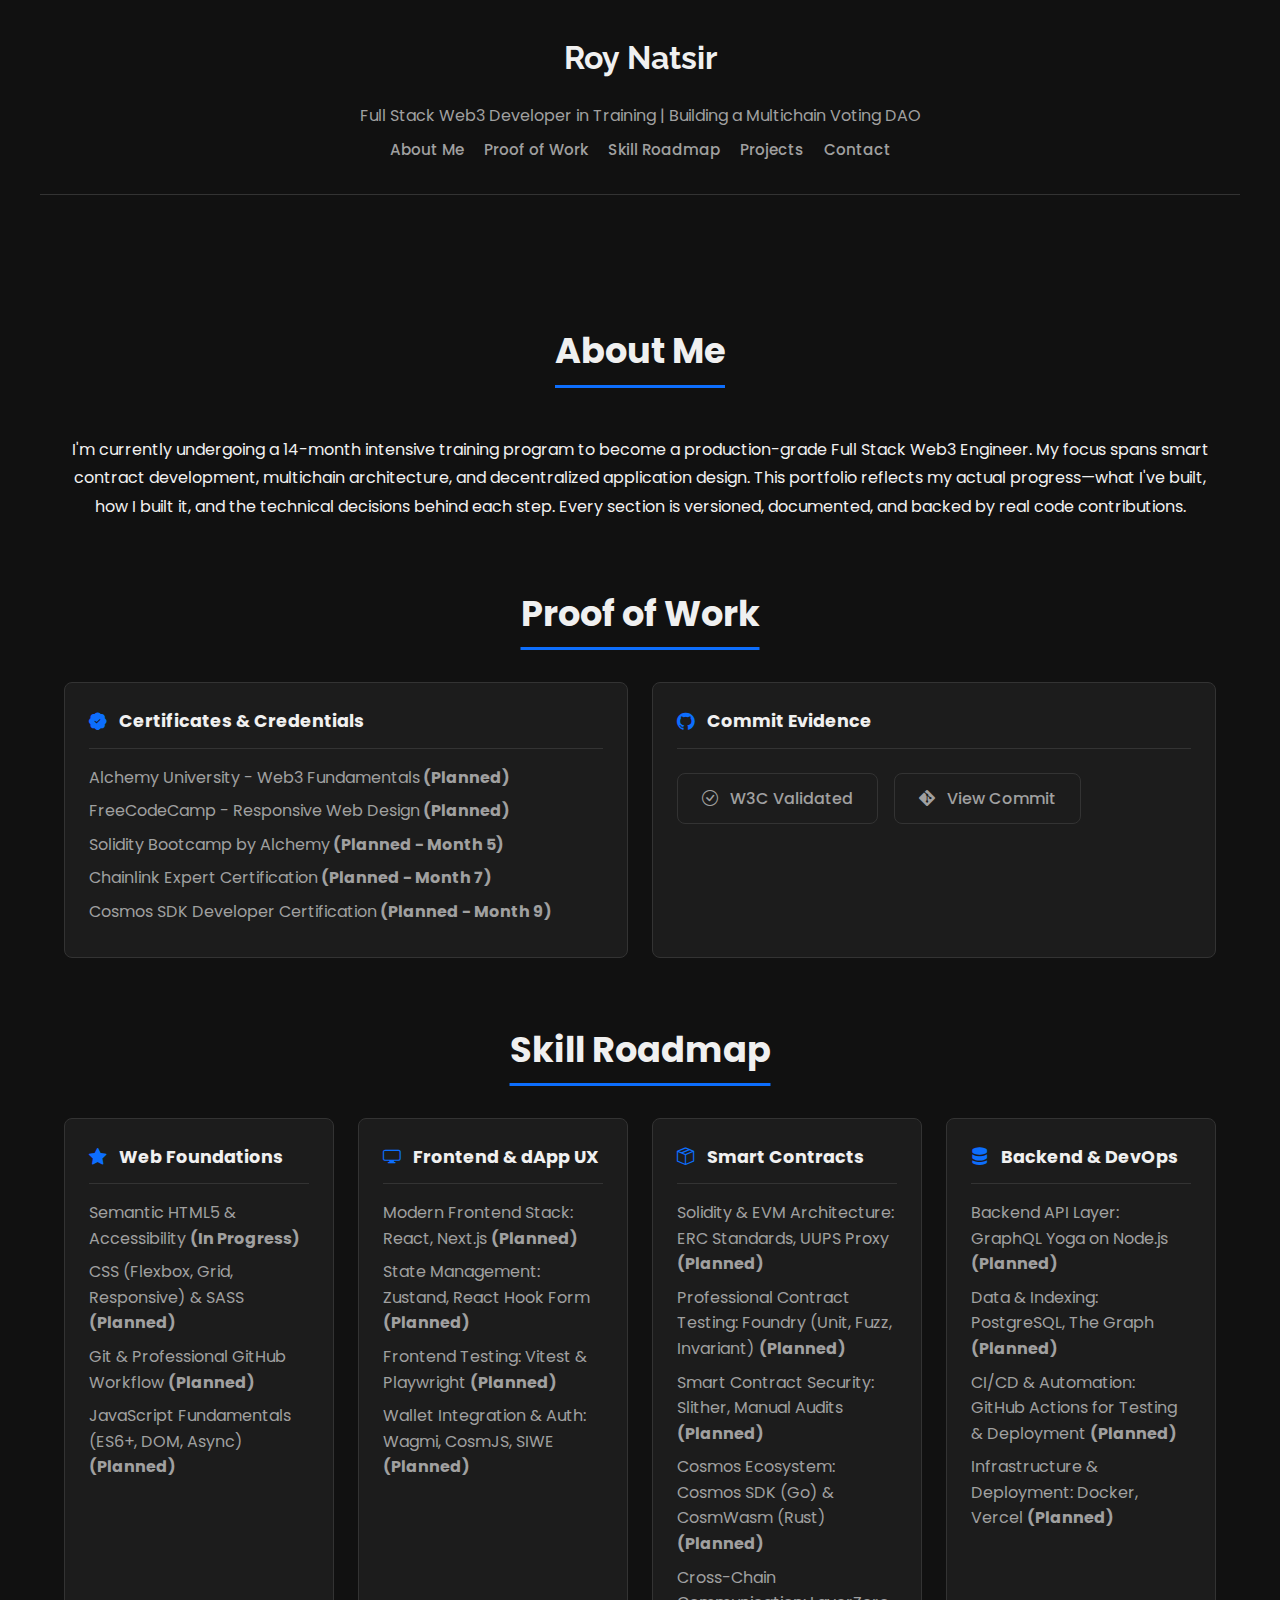
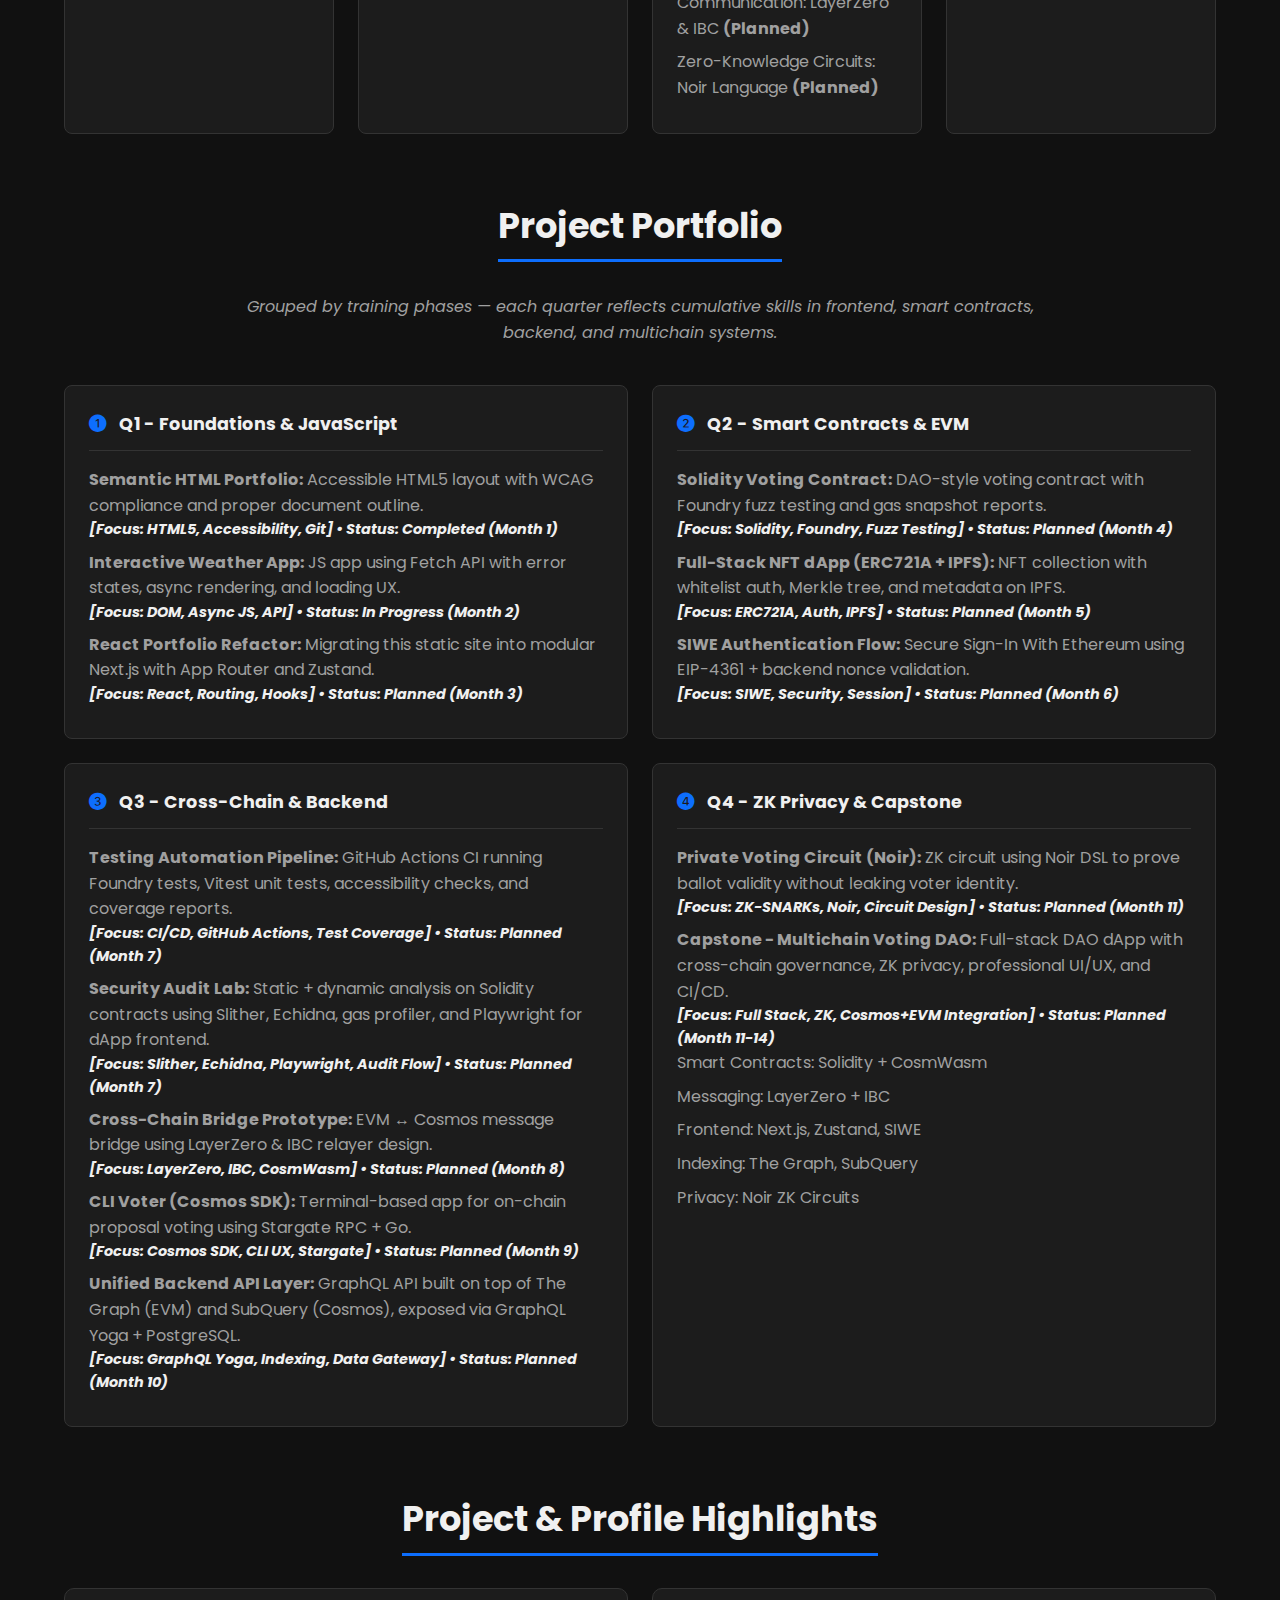
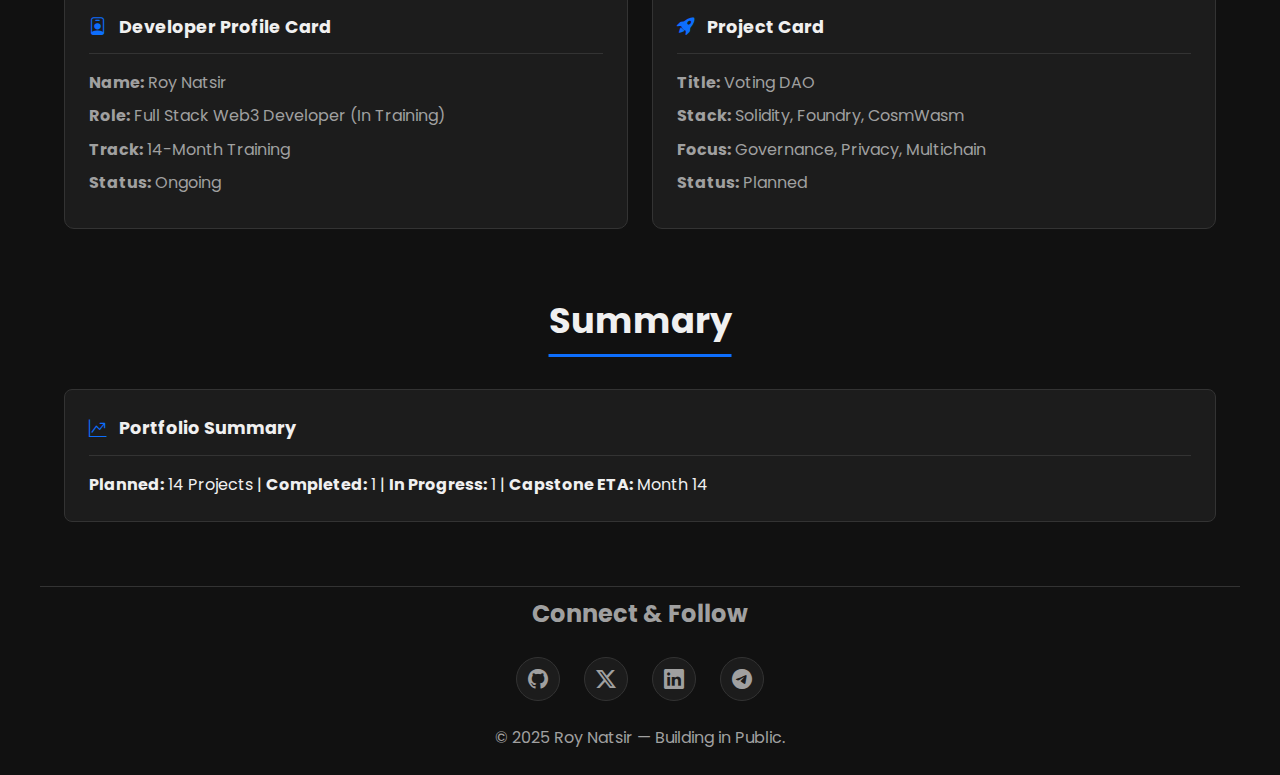
<file: 01-Web-Foundations/Week1-HTML-CSS-Git/Day06-Component-Practice/index.html>
<!DOCTYPE html>
<html lang="en">
  <head>
    <meta charset="UTF-8" />
    <meta name="viewport" content="width=device-width, initial-scale=1.0" />
    <meta
      name="description"
      content="Roy Natsir's technical portfolio - a 14-month documented journey into Full-Stack Web3 Development."
    />
    <title>Roy Natsir - Full Stack Web3 Developer in Training</title>

    <link href="https://fonts.googleapis.com" rel="preconnect" />
    <link href="https://fonts.gstatic.com" rel="preconnect" crossorigin />
    <link
      href="https://fonts.googleapis.com/css2?family=Poppins:wght@400;500;600&family=Raleway:wght@700&display=swap"
      rel="stylesheet"
    />
    <link
      rel="stylesheet"
      href="https://cdn.jsdelivr.net/npm/bootstrap-icons@1.11.3/font/bootstrap-icons.min.css"
    />
    <link rel="stylesheet" href="styles.css" />
  </head>

  <body>
    <header class="site-header">
      <h1>Roy Natsir</h1>
      <div class="header-sub-row">
        <p class="subtitle">
          Full Stack Web3 Developer in Training | Building a Multichain Voting
          DAO
        </p>
        <nav class="main-nav">
          <ul>
            <li><a href="#about-me">About Me</a></li>
            <li><a href="#proof-of-work">Proof of Work</a></li>
            <li><a href="#roadmap">Skill Roadmap</a></li>
            <li><a href="#projects">Projects</a></li>
            <li><a href="#contact">Contact</a></li>
          </ul>
        </nav>
      </div>
    </header>

    <main class="main-container">
      <section id="about-me" class="card-section">
        <h2>About Me</h2>
        <p>
          I'm currently undergoing a 14-month intensive training program to
          become a production-grade Full Stack Web3 Engineer. My focus spans
          smart contract development, multichain architecture, and decentralized
          application design. This portfolio reflects my actual progress—what
          I've built, how I built it, and the technical decisions behind each
          step. Every section is versioned, documented, and backed by real code
          contributions.
        </p>
      </section>

      <section id="proof-of-work" class="card-section">
        <h2>Proof of Work</h2>
        <div class="grid-container grid-2-col">
          <article class="card">
            <h3>
              <i class="bi bi-patch-check-fill"></i> Certificates & Credentials
            </h3>
            <ul>
              <li>
                Alchemy University - Web3 Fundamentals<strong>
                  (Planned)</strong
                >
              </li>
              <li>
                FreeCodeCamp - Responsive Web Design<strong> (Planned)</strong>
              </li>
              <li>
                Solidity Bootcamp by Alchemy<strong>
                  (Planned - Month 5)</strong
                >
              </li>
              <li>
                Chainlink Expert Certification<strong>
                  (Planned - Month 7)</strong
                >
              </li>
              <li>
                Cosmos SDK Developer Certification<strong>
                  (Planned - Month 9)</strong
                >
              </li>
            </ul>
          </article>
          <article class="card">
            <h3><i class="bi bi-github"></i>Commit Evidence</h3>
            <div class="button-group">
              <a
                href="https://validator.w3.org/nu/?doc=..."
                target="_blank"
                class="btn"
              >
                <i class="bi bi-check-circle"></i>
                <span>W3C Validated</span>
              </a>
              <a
                href="https://github.com/royweb3dev/FSWeb3"
                target="_blank"
                class="btn"
              >
                <i class="bi bi-git"></i>
                <span>View Commit</span>
              </a>
            </div>
          </article>
        </div>
      </section>

      <section id="roadmap" class="card-section">
        <h2>Skill Roadmap</h2>
        <div class="grid-container grid-4-col">
          <article class="card">
            <h3><i class="bi bi-star-fill"></i> Web Foundations</h3>
            <ul>
              <li>
                Semantic HTML5 & Accessibility <strong>(In Progress)</strong>
              </li>
              <li>
                CSS (Flexbox, Grid, Responsive) & SASS
                <strong>(Planned)</strong>
              </li>
              <li>
                Git & Professional GitHub Workflow <strong>(Planned)</strong>
              </li>
              <li>
                JavaScript Fundamentals (ES6+, DOM, Async)
                <strong>(Planned)</strong>
              </li>
            </ul>
          </article>
          <article class="card">
            <h3><i class="bi bi-display"></i> Frontend & dApp UX</h3>
            <ul>
              <li>
                Modern Frontend Stack: React, Next.js <strong>(Planned)</strong>
              </li>
              <li>
                State Management: Zustand, React Hook Form
                <strong>(Planned)</strong>
              </li>
              <li>
                Frontend Testing: Vitest & Playwright <strong>(Planned)</strong>
              </li>
              <li>
                Wallet Integration & Auth: Wagmi, CosmJS, SIWE
                <strong>(Planned)</strong>
              </li>
            </ul>
          </article>
          <article class="card">
            <h3><i class="bi bi-box-seam"></i> Smart Contracts</h3>
            <ul>
              <li>
                Solidity & EVM Architecture: ERC Standards, UUPS Proxy
                <strong>(Planned)</strong>
              </li>
              <li>
                Professional Contract Testing: Foundry (Unit, Fuzz, Invariant)
                <strong>(Planned)</strong>
              </li>
              <li>
                Smart Contract Security: Slither, Manual Audits
                <strong>(Planned)</strong>
              </li>
              <li>
                Cosmos Ecosystem: Cosmos SDK (Go) & CosmWasm (Rust)
                <strong>(Planned)</strong>
              </li>
              <li>
                Cross-Chain Communication: LayerZero & IBC
                <strong>(Planned)</strong>
              </li>
              <li>
                Zero-Knowledge Circuits: Noir Language
                <strong>(Planned)</strong>
              </li>
            </ul>
          </article>
          <article class="card">
            <h3><i class="bi bi-server"></i> Backend & DevOps</h3>
            <ul>
              <li>
                Backend API Layer: GraphQL Yoga on Node.js
                <strong>(Planned)</strong>
              </li>
              <li>
                Data & Indexing: PostgreSQL, The Graph
                <strong>(Planned)</strong>
              </li>
              <li>
                CI/CD & Automation: GitHub Actions for Testing & Deployment
                <strong>(Planned)</strong>
              </li>
              <li>
                Infrastructure & Deployment: Docker, Vercel
                <strong>(Planned)</strong>
              </li>
            </ul>
          </article>
        </div>
      </section>

      <section id="projects" class="card-section">
        <h2>Project Portfolio</h2>
        <p class="section-description">
          <em
            >Grouped by training phases — each quarter reflects cumulative
            skills in frontend, smart contracts, backend, and multichain
            systems.</em
          >
        </p>
        <div class="grid-container grid-2-col">
          <article class="card">
            <h3>
              <i class="bi bi-1-circle-fill"></i> Q1 - Foundations & JavaScript
            </h3>
            <ul>
              <li>
                <strong>Semantic HTML Portfolio:</strong> Accessible HTML5
                layout with WCAG compliance and proper document outline.
                <p>
                  <strong
                    ><em
                      >[Focus: HTML5, Accessibility, Git] • Status: Completed
                      (Month 1)</em
                    ></strong
                  >
                </p>
              </li>
              <li>
                <strong>Interactive Weather App:</strong> JS app using Fetch API
                with error states, async rendering, and loading UX.
                <p>
                  <strong
                    ><em
                      >[Focus: DOM, Async JS, API] • Status: In Progress (Month
                      2)</em
                    ></strong
                  >
                </p>
              </li>
              <li>
                <strong>React Portfolio Refactor:</strong> Migrating this static
                site into modular Next.js with App Router and Zustand.
                <p>
                  <strong
                    ><em
                      >[Focus: React, Routing, Hooks] • Status: Planned (Month
                      3)</em
                    ></strong
                  >
                </p>
              </li>
            </ul>
          </article>
          <article class="card">
            <h3>
              <i class="bi bi-2-circle-fill"></i> Q2 - Smart Contracts & EVM
            </h3>
            <ul>
              <li>
                <strong>Solidity Voting Contract:</strong> DAO-style voting
                contract with Foundry fuzz testing and gas snapshot reports.
                <p>
                  <strong
                    ><em
                      >[Focus: Solidity, Foundry, Fuzz Testing] • Status:
                      Planned (Month 4)</em
                    ></strong
                  >
                </p>
              </li>
              <li>
                <strong>Full-Stack NFT dApp (ERC721A + IPFS):</strong> NFT
                collection with whitelist auth, Merkle tree, and metadata on
                IPFS.
                <p>
                  <strong
                    ><em
                      >[Focus: ERC721A, Auth, IPFS] • Status: Planned (Month
                      5)</em
                    ></strong
                  >
                </p>
              </li>
              <li>
                <strong>SIWE Authentication Flow:</strong> Secure Sign-In With
                Ethereum using EIP-4361 + backend nonce validation.
                <p>
                  <strong
                    ><em
                      >[Focus: SIWE, Security, Session] • Status: Planned (Month
                      6)</em
                    ></strong
                  >
                </p>
              </li>
            </ul>
          </article>
          <article class="card">
            <h3>
              <i class="bi bi-3-circle-fill"></i> Q3 - Cross-Chain & Backend
            </h3>
            <ul>
              <li>
                <strong>Testing Automation Pipeline:</strong> GitHub Actions CI
                running Foundry tests, Vitest unit tests, accessibility checks,
                and coverage reports.
                <p>
                  <strong
                    ><em
                      >[Focus: CI/CD, GitHub Actions, Test Coverage] • Status:
                      Planned (Month 7)</em
                    ></strong
                  >
                </p>
              </li>
              <li>
                <strong>Security Audit Lab:</strong> Static + dynamic analysis
                on Solidity contracts using Slither, Echidna, gas profiler, and
                Playwright for dApp frontend.
                <p>
                  <strong
                    ><em
                      >[Focus: Slither, Echidna, Playwright, Audit Flow] •
                      Status: Planned (Month 7)</em
                    ></strong
                  >
                </p>
              </li>
              <li>
                <strong>Cross-Chain Bridge Prototype:</strong> EVM ↔ Cosmos
                message bridge using LayerZero & IBC relayer design.
                <p>
                  <strong
                    ><em
                      >[Focus: LayerZero, IBC, CosmWasm] • Status: Planned
                      (Month 8)</em
                    ></strong
                  >
                </p>
              </li>
              <li>
                <strong>CLI Voter (Cosmos SDK):</strong> Terminal-based app for
                on-chain proposal voting using Stargate RPC + Go.
                <p>
                  <strong
                    ><em
                      >[Focus: Cosmos SDK, CLI UX, Stargate] • Status: Planned
                      (Month 9)</em
                    ></strong
                  >
                </p>
              </li>
              <li>
                <strong>Unified Backend API Layer:</strong> GraphQL API built on
                top of The Graph (EVM) and SubQuery (Cosmos), exposed via
                GraphQL Yoga + PostgreSQL.
                <p>
                  <strong
                    ><em
                      >[Focus: GraphQL Yoga, Indexing, Data Gateway] • Status:
                      Planned (Month 10)</em
                    ></strong
                  >
                </p>
              </li>
            </ul>
          </article>
          <article class="card">
            <h3>
              <i class="bi bi-4-circle-fill"></i> Q4 - ZK Privacy & Capstone
            </h3>
            <ul>
              <li>
                <strong>Private Voting Circuit (Noir):</strong> ZK circuit using
                Noir DSL to prove ballot validity without leaking voter
                identity.
                <p>
                  <strong
                    ><em
                      >[Focus: ZK-SNARKs, Noir, Circuit Design] • Status:
                      Planned (Month 11)</em
                    ></strong
                  >
                </p>
              </li>
              <li>
                <strong>Capstone - Multichain Voting DAO:</strong> Full-stack
                DAO dApp with cross-chain governance, ZK privacy, professional
                UI/UX, and CI/CD.
                <p>
                  <strong
                    ><em
                      >[Focus: Full Stack, ZK, Cosmos+EVM Integration] • Status:
                      Planned (Month 11-14)</em
                    ></strong
                  >
                </p>
                <ul>
                  <li>Smart Contracts: Solidity + CosmWasm</li>
                  <li>Messaging: LayerZero + IBC</li>
                  <li>Frontend: Next.js, Zustand, SIWE</li>
                  <li>Indexing: The Graph, SubQuery</li>
                  <li>Privacy: Noir ZK Circuits</li>
                </ul>
              </li>
            </ul>
          </article>
        </div>
      </section>

      <section id="reusable-cards" class="card-section">
        <h2>Project & Profile Highlights</h2>
        <div class="grid-container grid-2-col">
          <article class="card">
            <h3><i class="bi bi-person-badge"></i> Developer Profile Card</h3>
            <ul>
              <li><strong>Name:</strong> Roy Natsir</li>
              <li>
                <strong>Role:</strong> Full Stack Web3 Developer (In Training)
              </li>
              <li><strong>Track:</strong> 14-Month Training</li>
              <li><strong>Status:</strong> Ongoing</li>
            </ul>
          </article>

          <article class="card">
            <h3><i class="bi bi-rocket-takeoff-fill"></i> Project Card</h3>
            <ul>
              <li><strong>Title:</strong> Voting DAO</li>
              <li><strong>Stack:</strong> Solidity, Foundry, CosmWasm</li>
              <li><strong>Focus:</strong> Governance, Privacy, Multichain</li>
              <li><strong>Status:</strong> Planned</li>
            </ul>
          </article>
        </div>
      </section>

      <section id="summary" class="card-section">
        <h2>Summary</h2>
        <div class="grid-container grid-1-col">
          <article class="card">
            <h3><i class="bi bi-graph-up-arrow"></i> Portfolio Summary</h3>
            <p>
              <strong>Planned:</strong> 14 Projects |
              <strong>Completed:</strong> 1 | <strong>In Progress:</strong> 1 |
              <strong>Capstone ETA:</strong> Month 14
            </p>
          </article>
        </div>
      </section>
    </main>

    <footer id="contact" class="site-footer">
      <h2>Connect & Follow</h2>
      <nav>
        <ul>
          <li>
            <a
              href="https://github.com/royweb3dev"
              target="_blank"
              rel="noopener noreferrer"
              aria-label="GitHub Profile"
            >
              <i class="bi bi-github"></i>
            </a>
          </li>
          <li>
            <a
              href="https://x.com/Roy_Natsir"
              target="_blank"
              rel="noopener noreferrer"
              aria-label="X (Twitter) Profile"
            >
              <i class="bi bi-twitter-x"></i>
            </a>
          </li>
          <li>
            <a
              href="https://www.linkedin.com/in/roy-natsir/"
              target="_blank"
              rel="noopener noreferrer"
              aria-label="LinkedIn Profile"
            >
              <i class="bi bi-linkedin"></i>
            </a>
          </li>
          <li>
            <a
              href="https://t.me/your_telegram_handle"
              target="_blank"
              rel="noopener noreferrer"
              aria-label="Telegram Profile"
            >
              <i class="bi bi-telegram"></i>
            </a>
          </li>
        </ul>
      </nav>
      <p>© 2025 Roy Natsir — Building in Public.</p>
    </footer>
  </body>
</html>
</file>
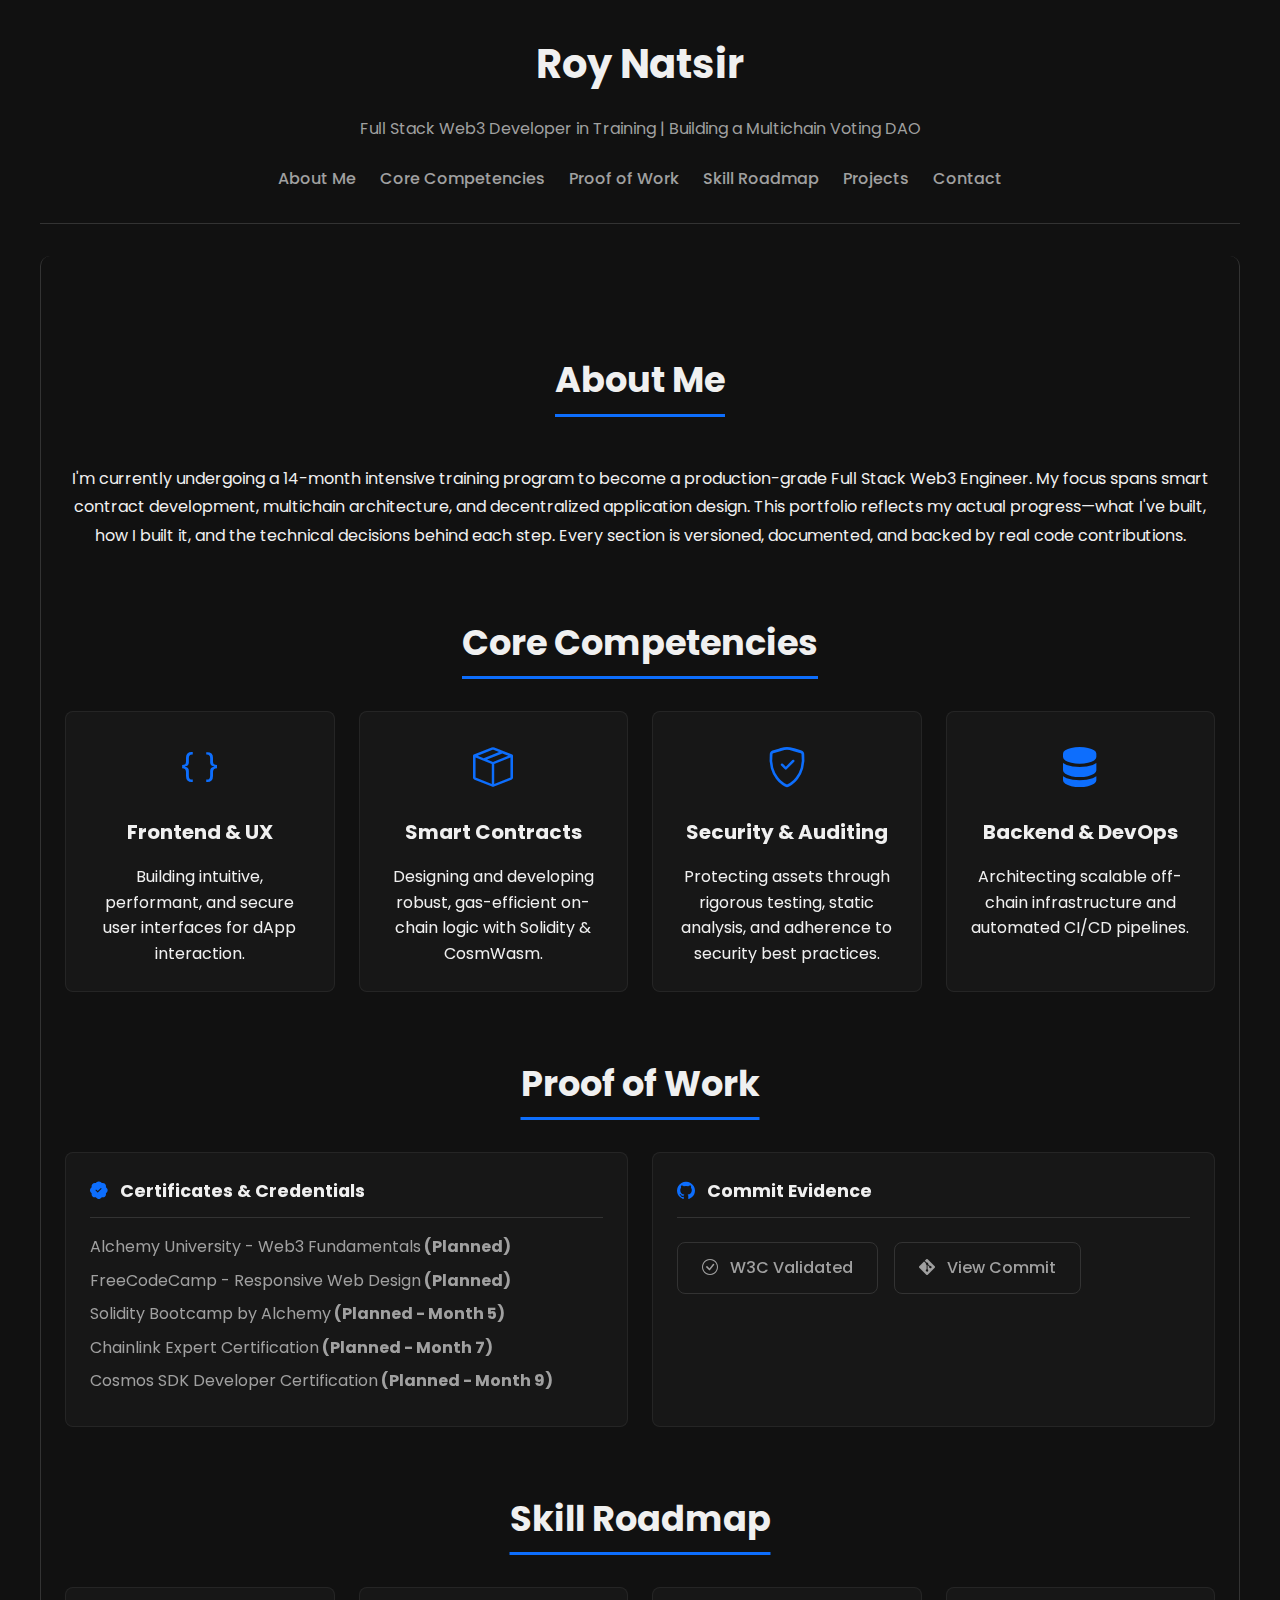
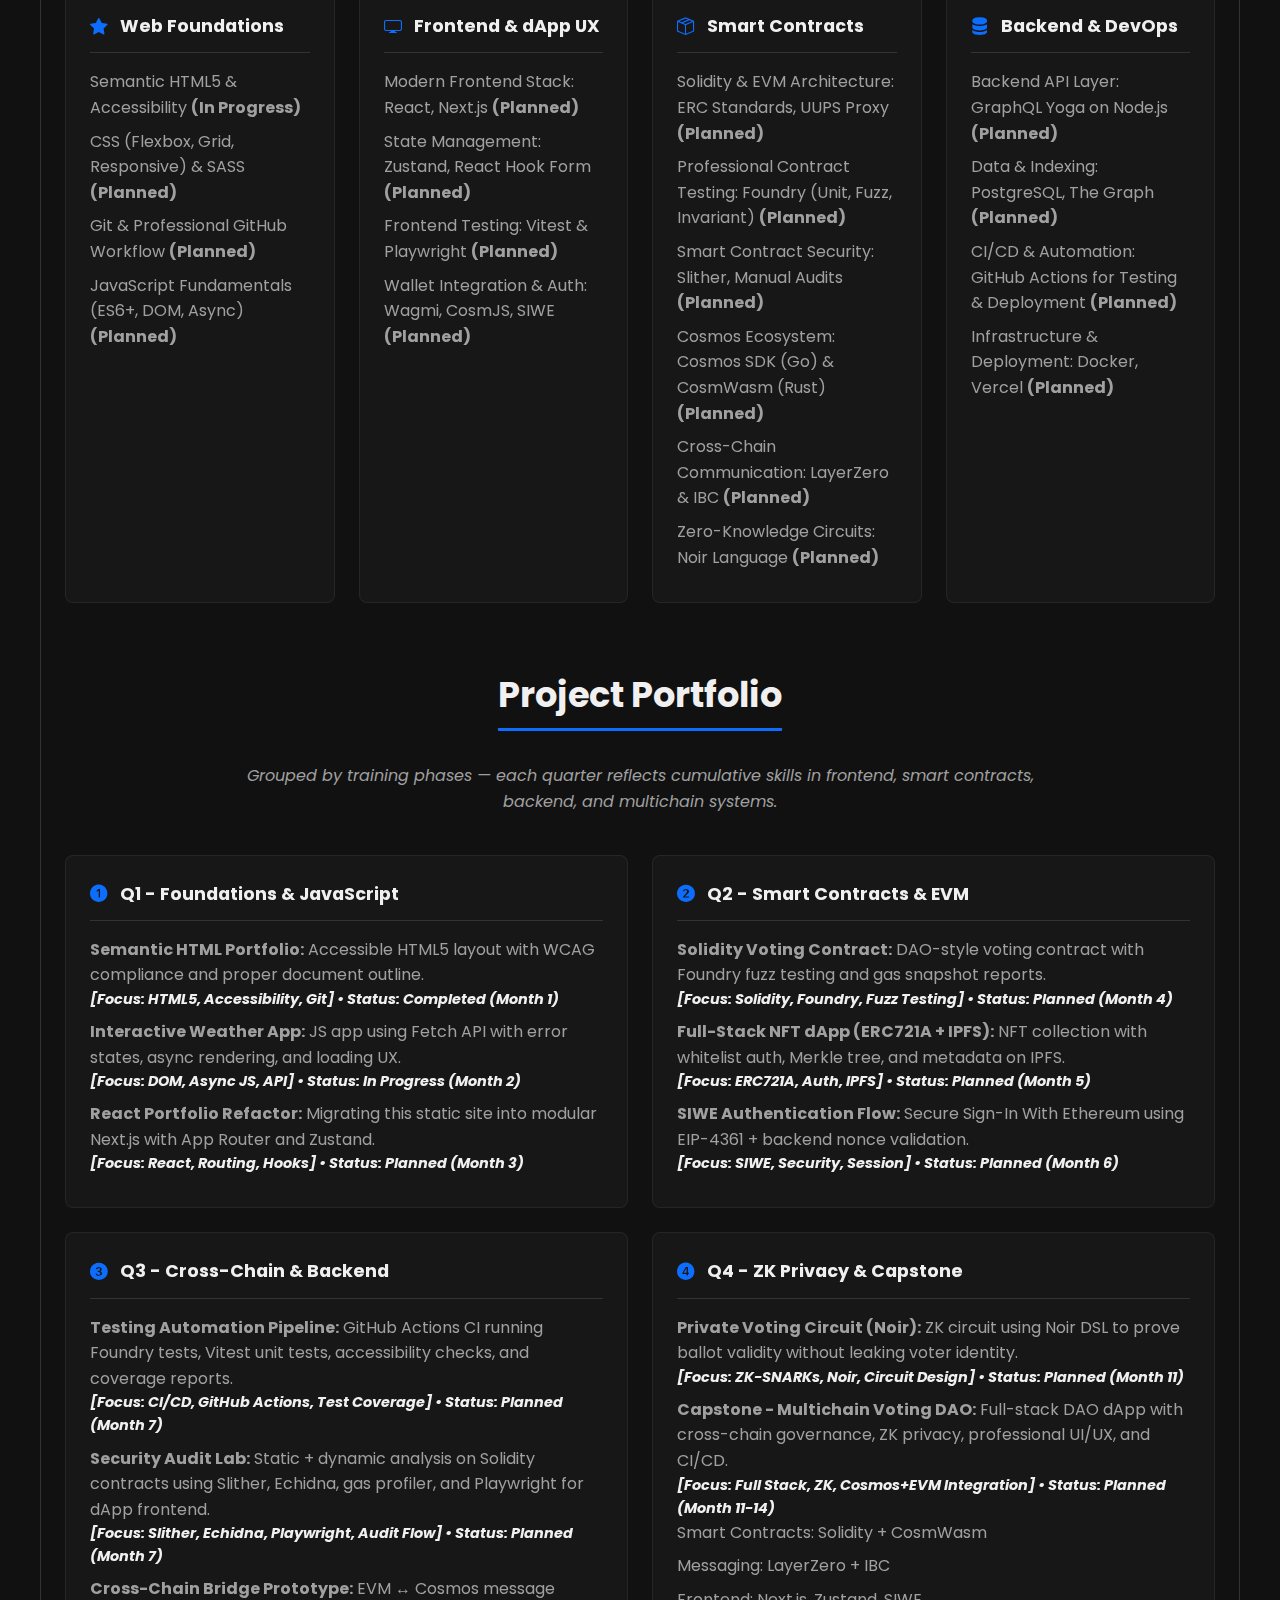
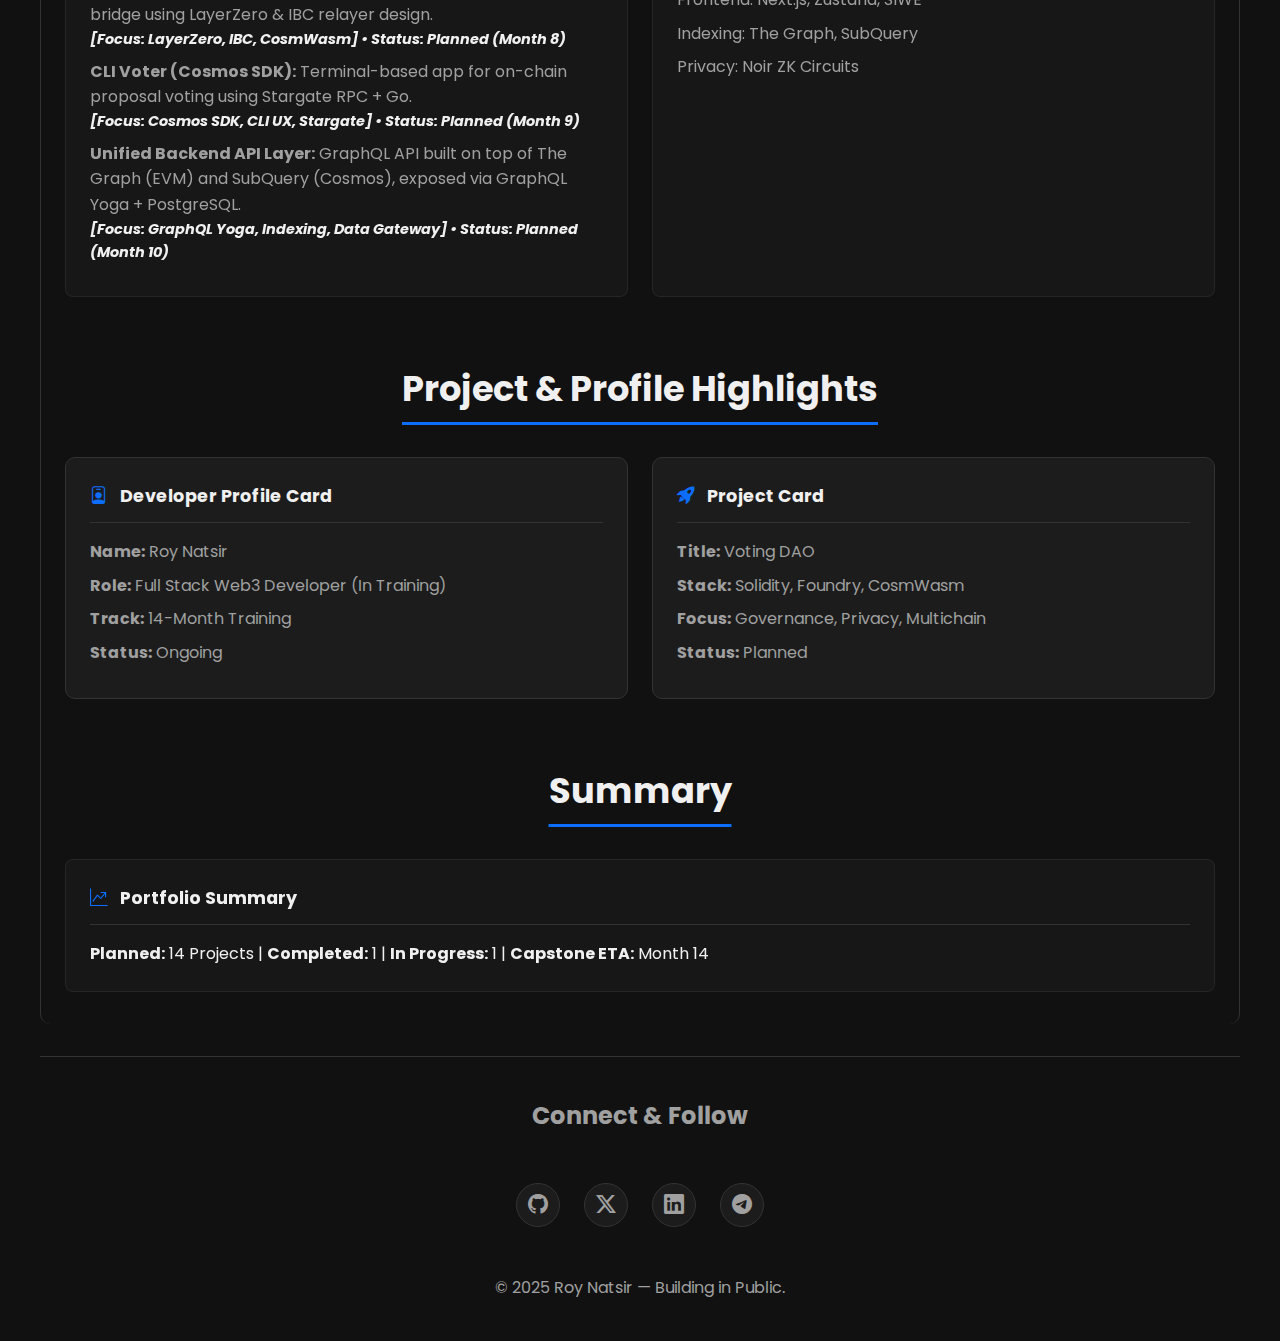
<file: 01-Web-Foundations/Week2-CSS-Layout-Responsiveness/Day09-CSS-Grid-Basics/index.html>
<!DOCTYPE html>
<html lang="en">
  <head>
    <meta charset="UTF-8" />
    <meta name="viewport" content="width=device-width, initial-scale=1.0" />
    <meta
      name="description"
      content="Roy Natsir's technical portfolio - a 14-month documented journey into Full-Stack Web3 Development."
    />
    <title>Roy Natsir - Full Stack Web3 Developer in Training</title>

    <link href="https://fonts.googleapis.com" rel="preconnect" />
    <link href="https://fonts.gstatic.com" rel="preconnect" crossorigin />
    <link
      href="https://fonts.googleapis.com/css2?family=Poppins:wght@400;500;600&family=Raleway:wght@700&display=swap"
      rel="stylesheet"
    />
    <link
      rel="stylesheet"
      href="https://cdn.jsdelivr.net/npm/bootstrap-icons@1.11.3/font/bootstrap-icons.min.css"
    />
    <link rel="stylesheet" href="../../../assets/css/styles.css" />
  </head>

  <body>
    <header class="site-header">
      <h1>Roy Natsir</h1>
      <div class="header-sub-row">
        <p class="subtitle">
          Full Stack Web3 Developer in Training | Building a Multichain Voting
          DAO
        </p>
        <nav class="main-nav">
          <ul>
            <li><a href="#about-me">About Me</a></li>
            <li><a href="#features">Core Competencies</a></li>
            <li><a href="#proof-of-work">Proof of Work</a></li>
            <li><a href="#roadmap">Skill Roadmap</a></li>
            <li><a href="#projects">Projects</a></li>
            <li><a href="#contact">Contact</a></li>
          </ul>
        </nav>
      </div>
    </header>

    <main class="main-container">
      <section id="about-me" class="card-section">
        <h2>About Me</h2>
        <p>
          I'm currently undergoing a 14-month intensive training program to
          become a production-grade Full Stack Web3 Engineer. My focus spans
          smart contract development, multichain architecture, and decentralized
          application design. This portfolio reflects my actual progress—what
          I've built, how I built it, and the technical decisions behind each
          step. Every section is versioned, documented, and backed by real code
          contributions.
        </p>
      </section>

      <section id="features" class="card-section">
        <h2>Core Competencies</h2>
        <div class="grid-container grid-4-col">
          <article class="card">
            <i class="bi bi-braces"></i>
            <h3>Frontend & UX</h3>
            <p>
              Building intuitive, performant, and secure user interfaces for
              dApp interaction.
            </p>
          </article>

          <article class="card">
            <i class="bi bi-box-seam"></i>
            <h3>Smart Contracts</h3>
            <p>
              Designing and developing robust, gas-efficient on-chain logic with
              Solidity & CosmWasm.
            </p>
          </article>
          <article class="card">
            <i class="bi bi-shield-check"></i>
            <h3>Security & Auditing</h3>
            <p>
              Protecting assets through rigorous testing, static analysis, and
              adherence to security best practices.
            </p>
          </article>

          <article class="card">
            <i class="bi bi-server"></i>
            <h3>Backend & DevOps</h3>
            <p>
              Architecting scalable off-chain infrastructure and automated CI/CD
              pipelines.
            </p>
          </article>
        </div>
      </section>

      <section id="proof-of-work" class="card-section">
        <h2>Proof of Work</h2>
        <div class="grid-container grid-2-col">
          <article class="card">
            <h3>
              <i class="bi bi-patch-check-fill"></i> Certificates & Credentials
            </h3>
            <ul>
              <li>
                Alchemy University - Web3 Fundamentals<strong>
                  (Planned)</strong
                >
              </li>
              <li>
                FreeCodeCamp - Responsive Web Design<strong> (Planned)</strong>
              </li>
              <li>
                Solidity Bootcamp by Alchemy<strong>
                  (Planned - Month 5)</strong
                >
              </li>
              <li>
                Chainlink Expert Certification<strong>
                  (Planned - Month 7)</strong
                >
              </li>
              <li>
                Cosmos SDK Developer Certification<strong>
                  (Planned - Month 9)</strong
                >
              </li>
            </ul>
          </article>
          <article class="card">
            <h3><i class="bi bi-github"></i>Commit Evidence</h3>
            <div class="button-group">
              <a
                href="https://validator.w3.org/nu/?doc=..."
                target="_blank"
                class="btn"
              >
                <i class="bi bi-check-circle"></i>
                <span>W3C Validated</span>
              </a>
              <a
                href="https://github.com/royweb3dev/FSWeb3"
                target="_blank"
                class="btn"
              >
                <i class="bi bi-git"></i>
                <span>View Commit</span>
              </a>
            </div>
          </article>
        </div>
      </section>

      <section id="roadmap" class="card-section">
        <h2>Skill Roadmap</h2>
        <div class="grid-container grid-4-col">
          <article class="card">
            <h3><i class="bi bi-star-fill"></i> Web Foundations</h3>
            <ul>
              <li>
                Semantic HTML5 & Accessibility <strong>(In Progress)</strong>
              </li>
              <li>
                CSS (Flexbox, Grid, Responsive) & SASS
                <strong>(Planned)</strong>
              </li>
              <li>
                Git & Professional GitHub Workflow <strong>(Planned)</strong>
              </li>
              <li>
                JavaScript Fundamentals (ES6+, DOM, Async)
                <strong>(Planned)</strong>
              </li>
            </ul>
          </article>
          <article class="card">
            <h3><i class="bi bi-display"></i> Frontend & dApp UX</h3>
            <ul>
              <li>
                Modern Frontend Stack: React, Next.js <strong>(Planned)</strong>
              </li>
              <li>
                State Management: Zustand, React Hook Form
                <strong>(Planned)</strong>
              </li>
              <li>
                Frontend Testing: Vitest & Playwright <strong>(Planned)</strong>
              </li>
              <li>
                Wallet Integration & Auth: Wagmi, CosmJS, SIWE
                <strong>(Planned)</strong>
              </li>
            </ul>
          </article>
          <article class="card">
            <h3><i class="bi bi-box-seam"></i> Smart Contracts</h3>
            <ul>
              <li>
                Solidity & EVM Architecture: ERC Standards, UUPS Proxy
                <strong>(Planned)</strong>
              </li>
              <li>
                Professional Contract Testing: Foundry (Unit, Fuzz, Invariant)
                <strong>(Planned)</strong>
              </li>
              <li>
                Smart Contract Security: Slither, Manual Audits
                <strong>(Planned)</strong>
              </li>
              <li>
                Cosmos Ecosystem: Cosmos SDK (Go) & CosmWasm (Rust)
                <strong>(Planned)</strong>
              </li>
              <li>
                Cross-Chain Communication: LayerZero & IBC
                <strong>(Planned)</strong>
              </li>
              <li>
                Zero-Knowledge Circuits: Noir Language
                <strong>(Planned)</strong>
              </li>
            </ul>
          </article>
          <article class="card">
            <h3><i class="bi bi-server"></i> Backend & DevOps</h3>
            <ul>
              <li>
                Backend API Layer: GraphQL Yoga on Node.js
                <strong>(Planned)</strong>
              </li>
              <li>
                Data & Indexing: PostgreSQL, The Graph
                <strong>(Planned)</strong>
              </li>
              <li>
                CI/CD & Automation: GitHub Actions for Testing & Deployment
                <strong>(Planned)</strong>
              </li>
              <li>
                Infrastructure & Deployment: Docker, Vercel
                <strong>(Planned)</strong>
              </li>
            </ul>
          </article>
        </div>
      </section>

      <section id="projects" class="card-section">
        <h2>Project Portfolio</h2>
        <p class="section-description">
          <em
            >Grouped by training phases — each quarter reflects cumulative
            skills in frontend, smart contracts, backend, and multichain
            systems.</em
          >
        </p>
        <div class="grid-container grid-2-col">
          <article class="card">
            <h3>
              <i class="bi bi-1-circle-fill"></i> Q1 - Foundations & JavaScript
            </h3>
            <ul>
              <li>
                <strong>Semantic HTML Portfolio:</strong> Accessible HTML5
                layout with WCAG compliance and proper document outline.
                <p>
                  <strong
                    ><em
                      >[Focus: HTML5, Accessibility, Git] • Status: Completed
                      (Month 1)</em
                    ></strong
                  >
                </p>
              </li>
              <li>
                <strong>Interactive Weather App:</strong> JS app using Fetch API
                with error states, async rendering, and loading UX.
                <p>
                  <strong
                    ><em
                      >[Focus: DOM, Async JS, API] • Status: In Progress (Month
                      2)</em
                    ></strong
                  >
                </p>
              </li>
              <li>
                <strong>React Portfolio Refactor:</strong> Migrating this static
                site into modular Next.js with App Router and Zustand.
                <p>
                  <strong
                    ><em
                      >[Focus: React, Routing, Hooks] • Status: Planned (Month
                      3)</em
                    ></strong
                  >
                </p>
              </li>
            </ul>
          </article>
          <article class="card">
            <h3>
              <i class="bi bi-2-circle-fill"></i> Q2 - Smart Contracts & EVM
            </h3>
            <ul>
              <li>
                <strong>Solidity Voting Contract:</strong> DAO-style voting
                contract with Foundry fuzz testing and gas snapshot reports.
                <p>
                  <strong
                    ><em
                      >[Focus: Solidity, Foundry, Fuzz Testing] • Status:
                      Planned (Month 4)</em
                    ></strong
                  >
                </p>
              </li>
              <li>
                <strong>Full-Stack NFT dApp (ERC721A + IPFS):</strong> NFT
                collection with whitelist auth, Merkle tree, and metadata on
                IPFS.
                <p>
                  <strong
                    ><em
                      >[Focus: ERC721A, Auth, IPFS] • Status: Planned (Month
                      5)</em
                    ></strong
                  >
                </p>
              </li>
              <li>
                <strong>SIWE Authentication Flow:</strong> Secure Sign-In With
                Ethereum using EIP-4361 + backend nonce validation.
                <p>
                  <strong
                    ><em
                      >[Focus: SIWE, Security, Session] • Status: Planned (Month
                      6)</em
                    ></strong
                  >
                </p>
              </li>
            </ul>
          </article>
          <article class="card">
            <h3>
              <i class="bi bi-3-circle-fill"></i> Q3 - Cross-Chain & Backend
            </h3>
            <ul>
              <li>
                <strong>Testing Automation Pipeline:</strong> GitHub Actions CI
                running Foundry tests, Vitest unit tests, accessibility checks,
                and coverage reports.
                <p>
                  <strong
                    ><em
                      >[Focus: CI/CD, GitHub Actions, Test Coverage] • Status:
                      Planned (Month 7)</em
                    ></strong
                  >
                </p>
              </li>
              <li>
                <strong>Security Audit Lab:</strong> Static + dynamic analysis
                on Solidity contracts using Slither, Echidna, gas profiler, and
                Playwright for dApp frontend.
                <p>
                  <strong
                    ><em
                      >[Focus: Slither, Echidna, Playwright, Audit Flow] •
                      Status: Planned (Month 7)</em
                    ></strong
                  >
                </p>
              </li>
              <li>
                <strong>Cross-Chain Bridge Prototype:</strong> EVM ↔ Cosmos
                message bridge using LayerZero & IBC relayer design.
                <p>
                  <strong
                    ><em
                      >[Focus: LayerZero, IBC, CosmWasm] • Status: Planned
                      (Month 8)</em
                    ></strong
                  >
                </p>
              </li>
              <li>
                <strong>CLI Voter (Cosmos SDK):</strong> Terminal-based app for
                on-chain proposal voting using Stargate RPC + Go.
                <p>
                  <strong
                    ><em
                      >[Focus: Cosmos SDK, CLI UX, Stargate] • Status: Planned
                      (Month 9)</em
                    ></strong
                  >
                </p>
              </li>
              <li>
                <strong>Unified Backend API Layer:</strong> GraphQL API built on
                top of The Graph (EVM) and SubQuery (Cosmos), exposed via
                GraphQL Yoga + PostgreSQL.
                <p>
                  <strong
                    ><em
                      >[Focus: GraphQL Yoga, Indexing, Data Gateway] • Status:
                      Planned (Month 10)</em
                    ></strong
                  >
                </p>
              </li>
            </ul>
          </article>
          <article class="card">
            <h3>
              <i class="bi bi-4-circle-fill"></i> Q4 - ZK Privacy & Capstone
            </h3>
            <ul>
              <li>
                <strong>Private Voting Circuit (Noir):</strong> ZK circuit using
                Noir DSL to prove ballot validity without leaking voter
                identity.
                <p>
                  <strong
                    ><em
                      >[Focus: ZK-SNARKs, Noir, Circuit Design] • Status:
                      Planned (Month 11)</em
                    ></strong
                  >
                </p>
              </li>
              <li>
                <strong>Capstone - Multichain Voting DAO:</strong> Full-stack
                DAO dApp with cross-chain governance, ZK privacy, professional
                UI/UX, and CI/CD.
                <p>
                  <strong
                    ><em
                      >[Focus: Full Stack, ZK, Cosmos+EVM Integration] • Status:
                      Planned (Month 11-14)</em
                    ></strong
                  >
                </p>
                <ul>
                  <li>Smart Contracts: Solidity + CosmWasm</li>
                  <li>Messaging: LayerZero + IBC</li>
                  <li>Frontend: Next.js, Zustand, SIWE</li>
                  <li>Indexing: The Graph, SubQuery</li>
                  <li>Privacy: Noir ZK Circuits</li>
                </ul>
              </li>
            </ul>
          </article>
        </div>
      </section>

      <section id="reusable-cards" class="card-section">
        <h2>Project & Profile Highlights</h2>
        <div class="grid-container grid-2-col">
          <article class="card">
            <h3><i class="bi bi-person-badge"></i> Developer Profile Card</h3>
            <ul>
              <li><strong>Name:</strong> Roy Natsir</li>
              <li>
                <strong>Role:</strong> Full Stack Web3 Developer (In Training)
              </li>
              <li><strong>Track:</strong> 14-Month Training</li>
              <li><strong>Status:</strong> Ongoing</li>
            </ul>
          </article>

          <article class="card">
            <h3><i class="bi bi-rocket-takeoff-fill"></i> Project Card</h3>
            <ul>
              <li><strong>Title:</strong> Voting DAO</li>
              <li><strong>Stack:</strong> Solidity, Foundry, CosmWasm</li>
              <li><strong>Focus:</strong> Governance, Privacy, Multichain</li>
              <li><strong>Status:</strong> Planned</li>
            </ul>
          </article>
        </div>
      </section>

      <section id="summary" class="card-section">
        <h2>Summary</h2>
        <div class="grid-container grid-1-col">
          <article class="card">
            <h3><i class="bi bi-graph-up-arrow"></i> Portfolio Summary</h3>
            <p>
              <strong>Planned:</strong> 14 Projects |
              <strong>Completed:</strong> 1 | <strong>In Progress:</strong> 1 |
              <strong>Capstone ETA:</strong> Month 14
            </p>
          </article>
        </div>
      </section>
    </main>

    <footer id="contact" class="site-footer">
      <h2>Connect & Follow</h2>
      <nav>
        <ul>
          <li>
            <a
              href="https://github.com/royweb3dev"
              target="_blank"
              rel="noopener noreferrer"
              aria-label="GitHub Profile"
            >
              <i class="bi bi-github"></i>
            </a>
          </li>
          <li>
            <a
              href="https://x.com/Roy_Natsir"
              target="_blank"
              rel="noopener noreferrer"
              aria-label="X (Twitter) Profile"
            >
              <i class="bi bi-twitter-x"></i>
            </a>
          </li>
          <li>
            <a
              href="https://www.linkedin.com/in/roy-natsir/"
              target="_blank"
              rel="noopener noreferrer"
              aria-label="LinkedIn Profile"
            >
              <i class="bi bi-linkedin"></i>
            </a>
          </li>
          <li>
            <a
              href="https://t.me/your_telegram_handle"
              target="_blank"
              rel="noopener noreferrer"
              aria-label="Telegram Profile"
            >
              <i class="bi bi-telegram"></i>
            </a>
          </li>
        </ul>
      </nav>
      <p>© 2025 Roy Natsir — Building in Public.</p>
    </footer>
  </body>
</html>
</file>
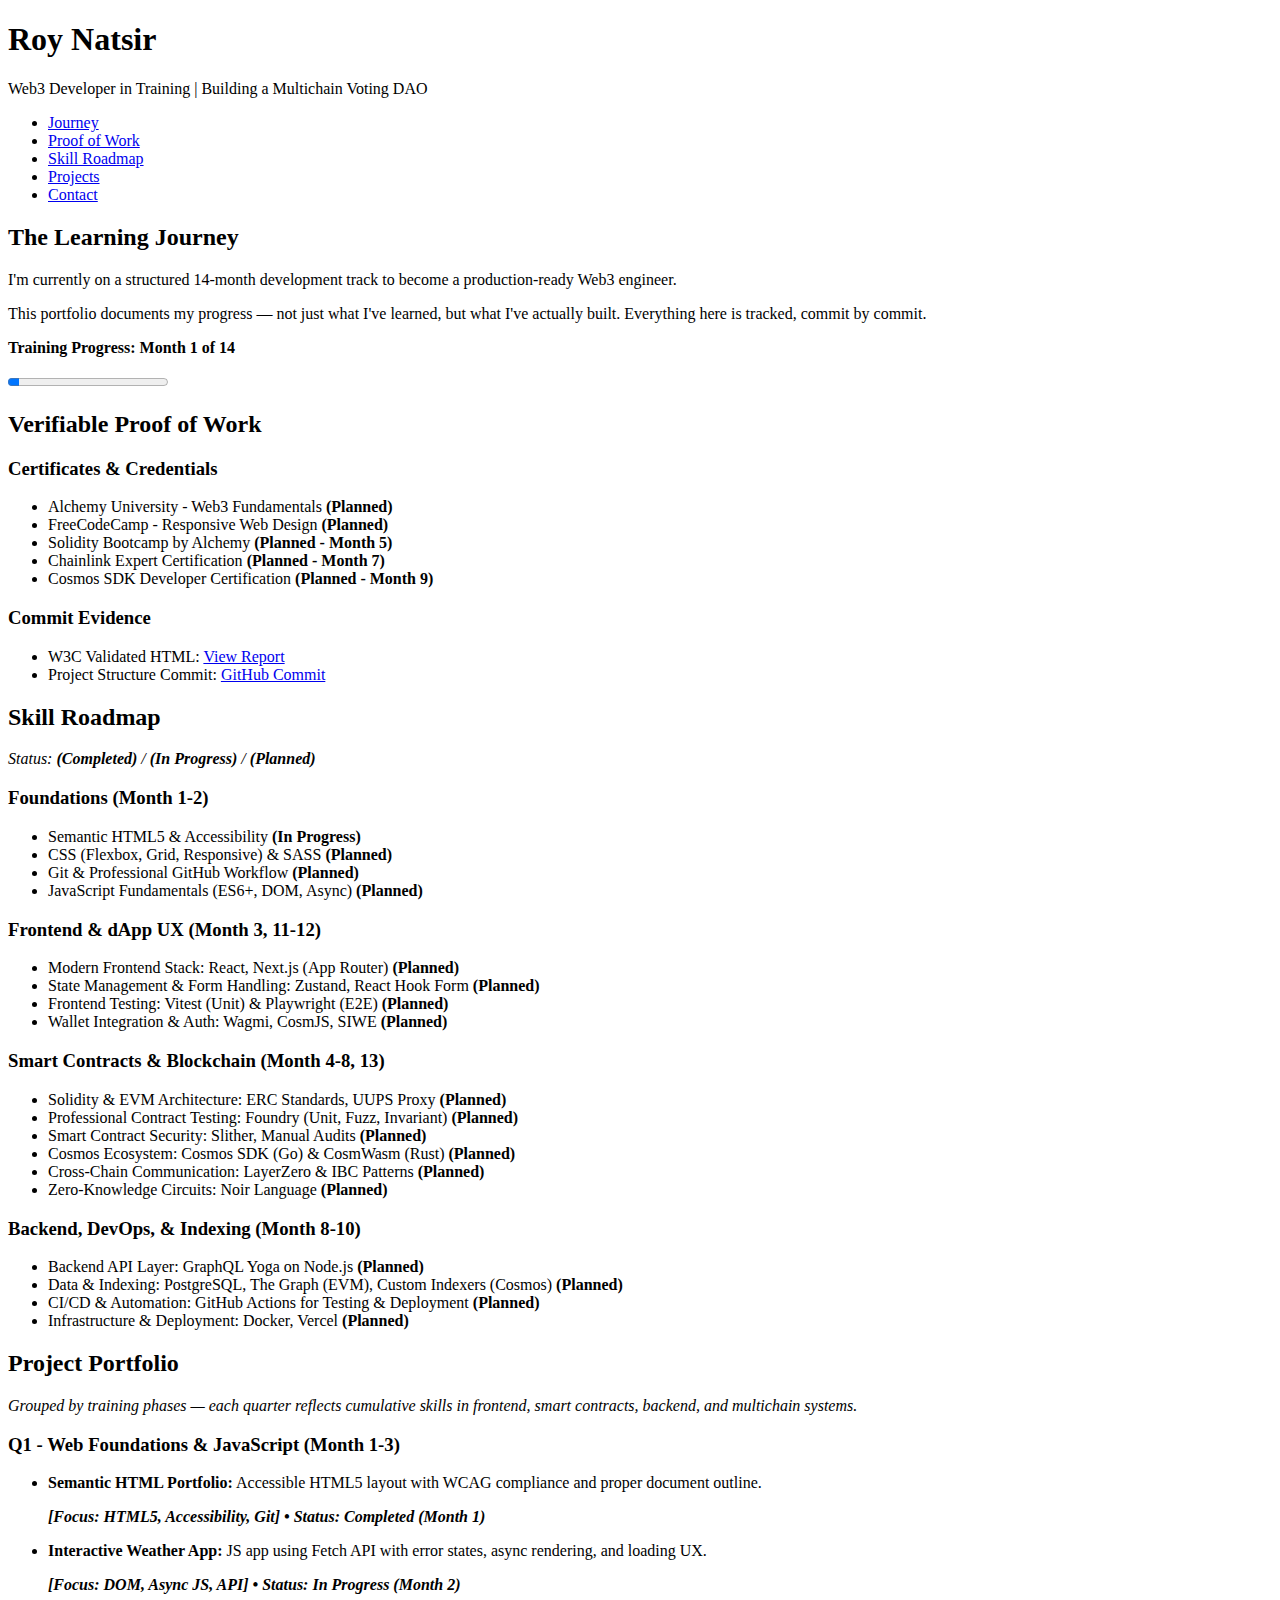
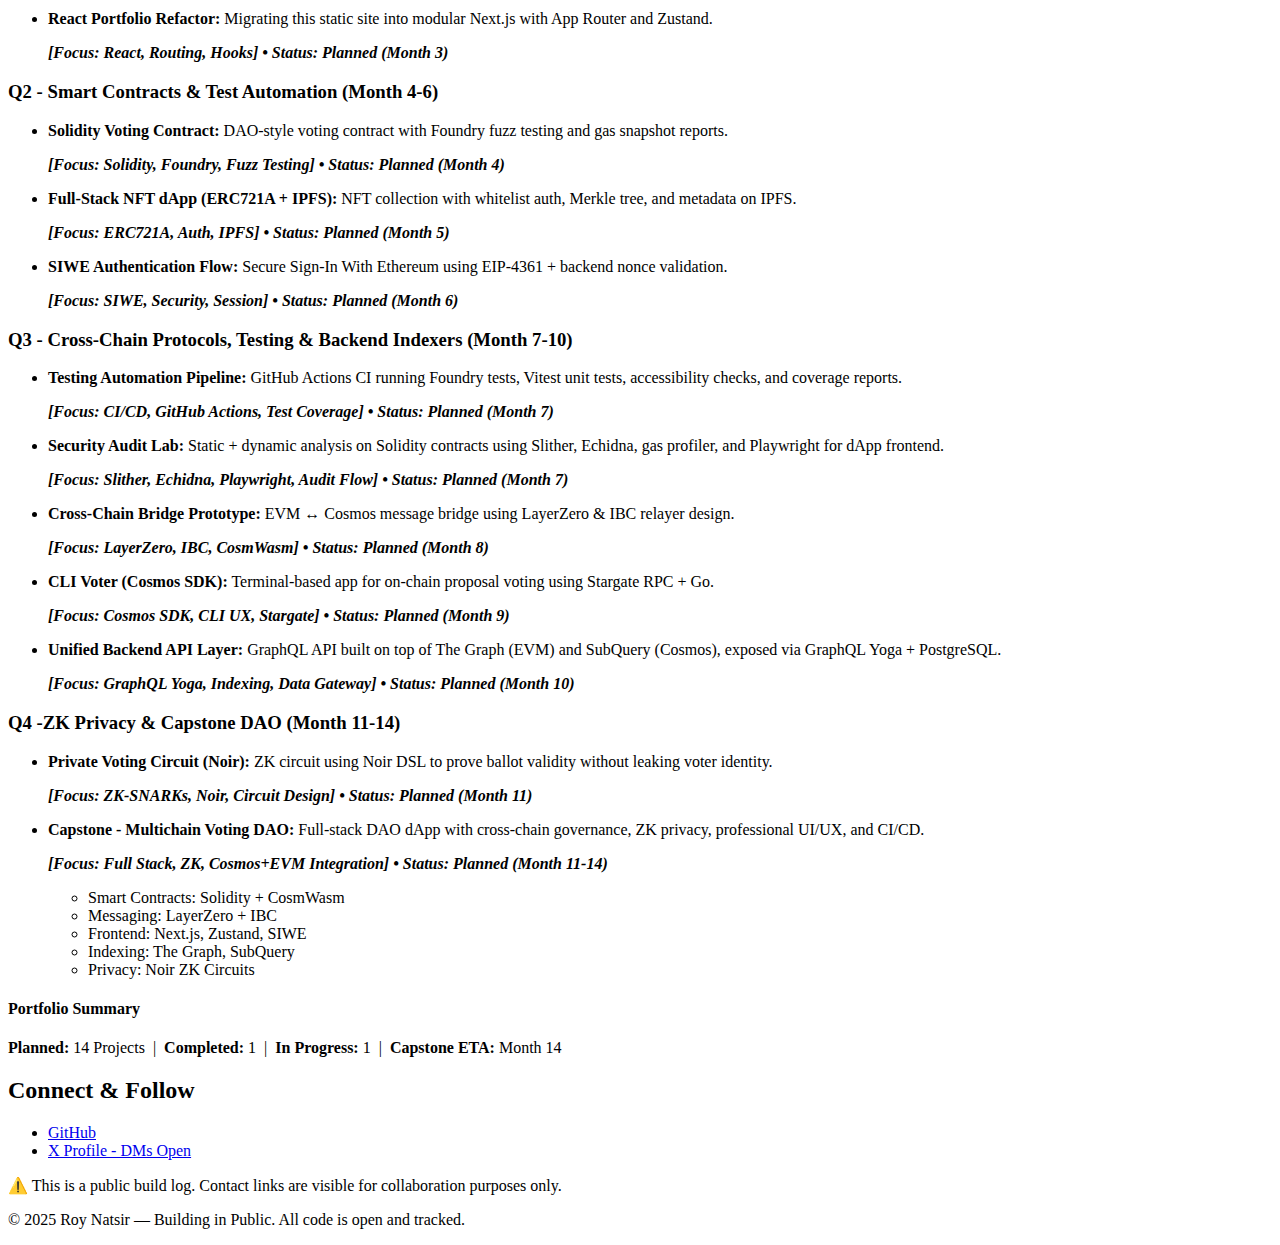
<file: Full Stack Web3 Training/01-Web-Foundations/Week1-HTML-CSS-Git/Day02-HTML-Structure-and-Semantics/index.html>
<!DOCTYPE html>
<html lang="en">

<head>
  <meta charset="UTF-8" />
  <meta name="viewport" content="width=device-width, initial-scale=1.0" />
  <meta name="description"
    content="Roy Natsir's technical portfolio - a 14-month documented journey into full-stack Web3 development, from web fundamentals to building a production-grade multichain voting DAO." />
  <title>Roy Natsir - Full Stack Web3 Developer in Training</title>
</head>

<body>

  <!-- Header Section -->
  <header>
    <h1>Roy Natsir</h1>
    <p>Web3 Developer in Training | Building a Multichain Voting DAO</p>
    <nav>
      <ul>
        <li><a href="#journey">Journey</a></li>
        <li><a href="#proof">Proof of Work</a></li>
        <li><a href="#roadmap">Skill Roadmap</a></li>
        <li><a href="#projects">Projects</a></li>
        <li><a href="#contact">Contact</a></li>
      </ul>
    </nav>
  </header>

  <!-- Main Section -->
  <main>
    <!-- Journey Section -->
    <section id="journey">
      <h2>The Learning Journey</h2>
      <p>
        I'm currently on a structured 14-month development track to become a
        production-ready Web3 engineer.
      </p>
      <p>
        This portfolio documents my progress — not just what I've learned, but
        what I've actually built. Everything here is tracked, commit by
        commit.
      </p>
      <p>
        <strong>Training Progress: Month 1 of 14</strong>
      </p>
      <progress value="1" max="14"></progress>
    </section>

    <!-- Proof of Work Section -->
    <section id="proof">
      <h2>Verifiable Proof of Work</h2>
      <article>
        <h3>Certificates & Credentials</h3>
        <ul>
          <li>
            Alchemy University - Web3 Fundamentals<strong> (Planned)</strong>
          </li>
          <li>
            FreeCodeCamp - Responsive Web Design<strong> (Planned)</strong>
          </li>
          <li>
            Solidity Bootcamp by Alchemy<strong> (Planned - Month 5)</strong>
          </li>
          <li>
            Chainlink Expert Certification<strong>
              (Planned - Month 7)</strong>
          </li>
          <li>
            Cosmos SDK Developer Certification<strong>
              (Planned - Month 9)</strong>
          </li>
        </ul>
      </article>

      <article>
        <h3>Commit Evidence</h3>
        <ul>
          <li>
            W3C Validated HTML:
            <a href="https://validator.w3.org/nu/?doc=https%3A%2F%2Fraw.githubusercontent.com%2Froyweb3dev%2FFSWeb3%2Fmain%2F01-Web-Foundations%2FWeek1-HTML-CSS-Git%2FDay02-HTML-Structure-and-Semantics%2Findex.html"
              target="_blank">View Report</a>
          </li>
          <li>
            Project Structure Commit:
            <a href="https://github.com/royweb3dev/FSWeb3/commit/ddf789d2d887a2d1d57f07a7e37138093c12660a"
              target="_blank">GitHub Commit</a>
          </li>
        </ul>
      </article>
    </section>

    <!-- Skill Roadmap Section - FINAL VERSION -->
    <section id="roadmap">
      <h2>Skill Roadmap</h2>
      <p><em>Status: <strong>(Completed)</strong> / <strong>(In Progress)</strong> / <strong>(Planned)</strong></em></p>

      <article>
        <h3>Foundations (Month 1-2)</h3>
        <ul>
          <li>Semantic HTML5 & Accessibility <strong>(In Progress)</strong></li>
          <li>CSS (Flexbox, Grid, Responsive) & SASS <strong>(Planned)</strong></li>
          <li>Git & Professional GitHub Workflow <strong>(Planned)</strong></li>
          <li>JavaScript Fundamentals (ES6+, DOM, Async) <strong>(Planned)</strong></li>
        </ul>
      </article>

      <article>
        <h3>Frontend & dApp UX (Month 3, 11-12)</h3>
        <ul>
          <li>Modern Frontend Stack: React, Next.js (App Router) <strong>(Planned)</strong></li>
          <li>State Management & Form Handling: Zustand, React Hook Form <strong>(Planned)</strong></li>
          <li>Frontend Testing: Vitest (Unit) & Playwright (E2E) <strong>(Planned)</strong></li>
          <li>Wallet Integration & Auth: Wagmi, CosmJS, SIWE <strong>(Planned)</strong></li>
        </ul>
      </article>

      <article>
        <h3>Smart Contracts & Blockchain (Month 4-8, 13)</h3>
        <ul>
          <li>Solidity & EVM Architecture: ERC Standards, UUPS Proxy <strong>(Planned)</strong></li>
          <li>Professional Contract Testing: Foundry (Unit, Fuzz, Invariant) <strong>(Planned)</strong></li>
          <li>Smart Contract Security: Slither, Manual Audits <strong>(Planned)</strong></li>
          <li>Cosmos Ecosystem: Cosmos SDK (Go) & CosmWasm (Rust) <strong>(Planned)</strong></li>
          <li>Cross-Chain Communication: LayerZero & IBC Patterns <strong>(Planned)</strong></li>
          <li>Zero-Knowledge Circuits: Noir Language <strong>(Planned)</strong></li>
        </ul>
      </article>

      <article>
        <h3>Backend, DevOps, & Indexing (Month 8-10)</h3>
        <ul>
          <li>Backend API Layer: GraphQL Yoga on Node.js <strong>(Planned)</strong></li>
          <li>Data & Indexing: PostgreSQL, The Graph (EVM), Custom Indexers (Cosmos) <strong>(Planned)</strong></li>
          <li>CI/CD & Automation: GitHub Actions for Testing & Deployment <strong>(Planned)</strong></li>
          <li>Infrastructure & Deployment: Docker, Vercel <strong>(Planned)</strong></li>
        </ul>
      </article>
    </section>

    <!-- Project Section - Grouped by Roadmap Quarters -->
    <section id="projects">
      <h2>Project Portfolio</h2>
      <p><em>Grouped by training phases — each quarter reflects cumulative skills in frontend, smart contracts, backend,
          and multichain systems.</em></p>

      <!-- Q1: Foundations (Month 1–3) -->
      <article>
        <h3>Q1 - Web Foundations & JavaScript (Month 1-3)</h3>
        <ul>
          <li>
            <strong>Semantic HTML Portfolio:</strong> Accessible HTML5 layout with WCAG compliance and proper document
            outline.
            <p><strong><em>[Focus: HTML5, Accessibility, Git] • Status: Completed (Month 1)</em></strong></p>
          </li>
          <li>
            <strong>Interactive Weather App:</strong> JS app using Fetch API with error states, async rendering, and
            loading UX.
            <p><strong><em>[Focus: DOM, Async JS, API] • Status: In Progress (Month 2)</em></strong></p>
          </li>
          <li>
            <strong>React Portfolio Refactor:</strong> Migrating this static site into modular Next.js with App Router
            and Zustand.
            <p><strong><em>[Focus: React, Routing, Hooks] • Status: Planned (Month 3)</em></strong></p>
          </li>
        </ul>
      </article>

      <!-- Q2: Smart Contracts & EVM (Month 4–6) -->
      <article>
        <h3>Q2 - Smart Contracts & Test Automation (Month 4-6)</h3>
        <ul>
          <li>
            <strong>Solidity Voting Contract:</strong> DAO-style voting contract with Foundry fuzz testing and gas
            snapshot reports.
            <p><strong><em>[Focus: Solidity, Foundry, Fuzz Testing] • Status: Planned (Month 4)</em></strong></p>
          </li>
          <li>
            <strong>Full-Stack NFT dApp (ERC721A + IPFS):</strong> NFT collection with whitelist auth, Merkle tree, and
            metadata on IPFS.
            <p><strong><em>[Focus: ERC721A, Auth, IPFS] • Status: Planned (Month 5)</em></strong></p>
          </li>
          <li>
            <strong>SIWE Authentication Flow:</strong> Secure Sign-In With Ethereum using EIP-4361 + backend nonce
            validation.
            <p><strong><em>[Focus: SIWE, Security, Session] • Status: Planned (Month 6)</em></strong></p>
          </li>
        </ul>
      </article>

      <!-- Q3: Cross-Chain, Testing & Backend (Month 7–10) -->
      <article>
        <h3>Q3 - Cross-Chain Protocols, Testing & Backend Indexers (Month 7-10)</h3>
        <ul>
          <li>
            <strong>Testing Automation Pipeline:</strong> GitHub Actions CI running Foundry tests, Vitest unit tests,
            accessibility checks, and coverage reports.
            <p><strong><em>[Focus: CI/CD, GitHub Actions, Test Coverage] • Status: Planned (Month 7)</em></strong></p>
          </li>
          <li>
            <strong>Security Audit Lab:</strong> Static + dynamic analysis on Solidity contracts using Slither, Echidna,
            gas profiler, and Playwright for dApp frontend.
            <p><strong><em>[Focus: Slither, Echidna, Playwright, Audit Flow] • Status: Planned (Month 7)</em></strong>
            </p>
          </li>
          <li>
            <strong>Cross-Chain Bridge Prototype:</strong> EVM ↔ Cosmos message bridge using LayerZero & IBC relayer
            design.
            <p><strong><em>[Focus: LayerZero, IBC, CosmWasm] • Status: Planned (Month 8)</em></strong></p>
          </li>
          <li>
            <strong>CLI Voter (Cosmos SDK):</strong> Terminal-based app for on-chain proposal voting using Stargate RPC
            + Go.
            <p><strong><em>[Focus: Cosmos SDK, CLI UX, Stargate] • Status: Planned (Month 9)</em></strong></p>
          </li>
          <li>
            <strong>Unified Backend API Layer:</strong> GraphQL API built on top of The Graph (EVM) and SubQuery
            (Cosmos), exposed via GraphQL Yoga + PostgreSQL.
            <p><strong><em>[Focus: GraphQL Yoga, Indexing, Data Gateway] • Status: Planned (Month 10)</em></strong></p>
          </li>
        </ul>
      </article>

      <!-- Q4: ZK & Capstone (Month 11–14) -->
      <article>
        <h3>Q4 -ZK Privacy & Capstone DAO (Month 11-14)</h3>
        <ul>
          <li>
            <strong>Private Voting Circuit (Noir):</strong> ZK circuit using Noir DSL to prove ballot validity without
            leaking voter identity.
            <p><strong><em>[Focus: ZK-SNARKs, Noir, Circuit Design] • Status: Planned (Month 11)</em></strong></p>
          </li>
          <li>
            <strong>Capstone - Multichain Voting DAO:</strong> Full-stack DAO dApp with cross-chain governance, ZK
            privacy, professional UI/UX, and CI/CD.
            <p><strong><em>[Focus: Full Stack, ZK, Cosmos+EVM Integration] • Status: Planned (Month 11-14)</em></strong>
            </p>
            <ul>
              <li>Smart Contracts: Solidity + CosmWasm</li>
              <li>Messaging: LayerZero + IBC</li>
              <li>Frontend: Next.js, Zustand, SIWE</li>
              <li>Indexing: The Graph, SubQuery</li>
              <li>Privacy: Noir ZK Circuits</li>
            </ul>
          </li>
        </ul>
      </article>

      <!-- Project Summary -->
      <div class="progress-summary">
        <h4>Portfolio Summary</h4>
        <p>
          <strong>Planned:</strong> 14 Projects &nbsp;|&nbsp;
          <strong>Completed:</strong> 1 &nbsp;|&nbsp;
          <strong>In Progress:</strong> 1 &nbsp;|&nbsp;
          <strong>Capstone ETA:</strong> Month 14
        </p>
      </div>
    </section>

    <!-- Footer Section -->

    <footer id="contact">
      <h2>Connect & Follow</h2>
      <ul>
        <li>
          <a href="https://github.com/royweb3dev" target="_blank" rel="noopener">GitHub</a>
        </li>
        <li>
          <a href="https://x.com/Roy_Natsir" target="_blank" rel="noopener">X Profile - DMs Open</a>
        </li>
      </ul>
      <p class="disclaimer">
        ⚠️ This is a public build log. Contact links are visible for
        collaboration purposes only.
      </p>

      <p>
        © 2025 Roy Natsir — Building in Public. All code is open and tracked.
      </p>
    </footer>
</body>

</html>
</file>
<file: assets/css/styles.css>
/* 1. VARIABLES & BASE SETUP */
:root {
  --bg-dark: #111111;
  --bg-card: #1c1c1c;
  --text-light: #f0f0f0;
  --text-muted: #a0a0a0;
  --accent-blue: #0d6efd;
  --border-color: #333;

  --font-body: "Poppins", sans-serif;
  --font-heading: "Raleway", sans-serif;
}

* {
  margin: 0;
  padding: 0;
  box-sizing: border-box;
}
html {
  scroll-behavior: smooth;
}
body {
  font-family: var(--font-body);
  background: var(--bg-dark);
  color: var(--text-light);
  line-height: 1.6;
}

/* 2. LAYOUT & CONTAINER */
.site-header,
.main-container,
.site-footer {
  width: 100%;
  max-width: 1200px;
  margin: 0 auto;
  padding: 1.5rem;
}

.main-container {
  padding-top: 2rem;
  padding-bottom: 2rem;
  background-image: linear-gradient(
      rgba(17, 17, 17, 0.8),
      rgba(17, 17, 17, 0.8)
    ),
    /* Overlay 80% opacity */
      url("https://static.wixstatic.com/media/035244_1f9f5504879f46cc90c68e323a18ea59~mv2_d_1920_3986_s_2.jpg/v1/fill/w_1920,h_2856,al_c,q_90,enc_avif,quality_auto/035244_1f9f5504879f46cc90c68e323a18ea59~mv2_d_1920_3986_s_2.jpg");
  background-size: cover;
  background-position: center center;
  background-attachment: fixed;
  border-left: 1px solid var(--border-color);
  border-right: 1px solid var(--border-color);
  border-radius: 10px;
}

/* 3. HEADER & FOOTER
   ======================================== */
.site-header {
  display: flex;
  flex-direction: column;
  align-items: center;
  text-align: center;
  gap: 1.25rem;
  padding: 2rem 1.5rem;
  border-bottom: 1px solid var(--border-color);
  margin-bottom: 2rem;
}

.site-header h1 {
  font-size: 2.5rem;
  margin: 0;
}

.header-sub-row {
  width: 100%;
  display: flex;
  flex-direction: column;
  gap: 0.5rem;
}

.subtitle {
  font-family: var(--font-body);
  color: var(--text-muted);
  font-size: 1rem;
}

#reusable-cards .card {
  background-color: var(--bg-card);
  border: 1px solid var(--border-color);
  padding: 1.5rem;
  border-radius: 10px;
  transition: transform 0.2s ease-in-out;
}
#reusable-cards .card:hover {
  transform: scale(1.03);
}

.site-header .subtitle {
  color: var(--text-muted);
  margin: 0 0 1rem 0;
  max-width: 600px;
  margin-left: auto;
  margin-right: auto;
}

.main-nav ul {
  list-style: none;
  display: flex;
  justify-content: center;
  flex-wrap: wrap;
  gap: 1.5rem;
  padding: 0;
  margin: 0;
}
.main-nav a {
  color: var(--text-muted);
  text-decoration: none;
  font-weight: 500;
  transition: color 0.2s ease;
}

.main-nav a:hover {
  color: var(--text-light);
}

.site-footer {
  display: flex;
  flex-direction: column;
  align-items: center;
  gap: 1.5rem;
  color: var(--text-muted);
  border-top: 1px solid var(--border-color);
  padding-top: 2.5rem;
  margin-top: 2rem;
  padding-bottom: 2.5rem;
}

.site-footer h2 {
  margin-bottom: 1.5rem;
}

.site-footer ul {
  list-style: none;
  display: flex;
  justify-content: center;
  gap: 1.5rem;
  margin-bottom: 1.5rem;
}

.site-footer a {
  color: var(--text-light);
}
.site-footer a:hover {
  color: var(--accent-blue);
}

/*
  ========================================
  Footer Social Links - Icon Only
  ========================================
*/
.site-footer ul li a {
  /* 1. Box Model & Sizing */
  display: flex;
  justify-content: center;
  align-items: center;
  width: 44px;
  height: 44px;
  border-radius: 50%;

  /* 2. Colors & Appearance */
  background-color: var(--bg-card);
  color: var(--text-muted);
  border: 1px solid var(--border-color);

  /* 3. Animation Engine */
  transition: all 0.2s ease-in-out;
}

.site-footer ul li a:hover {
  /* 4. Hover State */
  background-color: var(--accent-blue);
  color: var(--text-light);
  transform: scale(1.1) rotate(5deg);
  border-color: var(--accent-blue);
}

/* 5. Icon Styling */
.site-footer ul li a i {
  font-size: 1.25rem;
}

/* 4. CARD-BASED SECTIONS */
.card-section {
  margin-top: 4rem;
  margin-bottom: 4rem;
}
.card-section h2 {
  text-align: center;
  font-size: 2.2rem;
  margin-bottom: 2.5rem;
  position: relative;
  display: inline-block;
  left: 50%;
  transform: translateX(-50%);
}
.card-section h2::after {
  content: "";
  position: absolute;
  display: block;
  margin: 0.75rem auto 0 auto;
  bottom: -0.5rem;
  left: 0;
  width: 100%;
  height: 3px;
  background-color: var(--accent-blue);
}

.section-description {
  text-align: center;
  max-width: 800px;
  margin: 0 auto 2.5rem auto;
  color: var(--text-muted);
}

.card-section#about-me p {
  color: var(--text-light);
  font-size: 1rem;
  text-align: center;
  margin-top: 1rem;
  line-height: 1.8;
}

.grid-container {
  display: grid;
  gap: 1.5rem;
}
.grid-2-col {
  grid-template-columns: repeat(2, 1fr);
}
.grid-4-col {
  grid-template-columns: repeat(4, 1fr);
}

.grid-1-col {
  grid-template-columns: 1fr;
}

.card {
  background-color: rgba(28, 28, 28, 0.65);
  -webkit-backdrop-filter: blur(12px);
  backdrop-filter: blur(12px);
  padding: 1.5rem;
  border-radius: 8px;
  border: 1px solid rgba(51, 51, 51, 0.5);
  transition: transform 0.3s ease, box-shadow 0.3s ease;
}

.card:hover {
  transform: translateY(-5px);
  box-shadow: 0 10px 20px rgba(0, 0, 0, 0.2);
}

.card h3 {
  font-size: 1.1rem;
  display: flex;
  align-items: center;
  gap: 0.75rem;
  border-bottom: 1px solid var(--border-color);
  padding-bottom: 0.75rem;
  margin-bottom: 1rem;
}
.card h3 i {
  color: var(--accent-blue);
}
.card ul {
  list-style: none;
  padding: 0;
}
.card ul li {
  color: var(--text-muted);
  margin-bottom: 0.5rem;
}
.card ul li p {
  color: var(--text-light);
  font-size: 0.9em;
}

/*
  ========================================
  COMPONENT: Features Section
  ========================================
*/

.features-container {
  display: flex;
  gap: 1.5rem;
  flex-wrap: wrap;
}

.feature-card {
  display: flex;
  flex-direction: column;
  align-items: center;
  text-align: center;
  background-color: var(--bg-card);
  padding: 2rem;
  border-radius: 8px;
  border: 1px solid var(--border-color);
  transition: transform 0.2s ease, box-shadow 0.2s ease;
}

.feature-card:hover {
  background-color: var(--bg-card);
  transform: translateY(-5px);
}

.feature-card i {
  font-size: 2rem;
  color: var(--accent-blue);
  margin-bottom: 1rem;
  background-color: rgba(13, 110, 253, 0.1);
  padding: 0.75rem;
  border-radius: 50%;
}

.feature-card h3 {
  font-size: 1.15rem;
  color: var(--text-light);
  border-bottom: none;
  padding-bottom: 0;
  margin-bottom: 0.5rem;
}

.feature-card p {
  color: var(--text-muted);
  font-size: 0.9rem;
  margin-top: 0;
}

#features .card {
  display: flex;
  flex-direction: column;
  align-items: center;
  text-align: center;
}

#features .card i {
  font-size: 2.5rem;
  color: var(--accent-blue);
  margin-bottom: 1rem;
}

#features .card h3 {
  font-size: 1.25rem;
  border-bottom: none;
  padding-bottom: 0;
}

/* 5. RESPONSIVE DESIGN */
@media (max-width: 1024px) {
  .grid-4-col {
    grid-template-columns: repeat(2, 1fr);
  }
}
@media (max-width: 768px) {
  .grid-2-col,
  .grid-4-col {
    grid-template-columns: 1fr;
  }
  .site-header {
    flex-direction: column;
    text-align: center;
  }
}

.main-container .card-section:last-child {
  margin-bottom: 0;
}

/* 1. Base style for all buttons */

.btn {
  display: inline-flex;
  align-items: center;
  gap: 0.75rem;
  padding: 12px 24px;
  border-radius: 8px;
  border: 1px solid var(--border-color);
  background-color: transparent;
  color: var(--text-muted);
  font-family: var(--font-body);
  font-size: 1rem;
  font-weight: 500;
  text-decoration: none;
  cursor: pointer;
  transition: all 0.2s ease-in-out;
}

/* 2. Hover effect for all buttons */

.btn:hover {
  background-color: var(--bg-card);
  color: var(--text-light);
  border-color: var(--text-muted);
  transform: translateY(-2px);
  box-shadow: 0 4px 12px rgba(0, 0, 0, 0.2);
}

/* 3. Modifier for a primary (blue) button */

.btn-primary {
  background-color: var(--accent-blue);
  border-color: var(--accent-blue);
  color: var(--text-light);
}

.btn-primary:hover {
  background-color: #0b5ed7;
  border-color: #0b5ed7;
  box-shadow: 0 4px 15px rgba(13, 110, 253, 0.25);
}

.button-group {
  display: flex;
  flex-wrap: wrap;
  gap: 1rem;
  margin-top: 1.5rem;
}
</file>
<file: 01-Web-Foundations/Week1-HTML-CSS-Git/Day05-CSS-Flexbox-Intro/styles.css>
/* 1. VARIABLES & BASE SETUP */
:root {
  --bg-dark: #111111;
  --bg-card: #1c1c1c;
  --text-light: #f0f0f0;
  --text-muted: #a0a0a0;
  --accent-blue: #0d6efd;
  --border-color: #333;

  --font-body: "Poppins", sans-serif;
  --font-heading: "Raleway", sans-serif;
}

* {
  margin: 0;
  padding: 0;
  box-sizing: border-box;
}
html {
  scroll-behavior: smooth;
}
body {
  font-family: var(--font-body);
  background: var(--bg-dark);
  color: var(--text-light);
  line-height: 1.6;
}

/* 2. LAYOUT & CONTAINER */
.site-header,
.main-container,
.site-footer {
  width: 100%;
  max-width: 1200px;
  margin: 0 auto;
  padding: 1.5rem;
}
.main-container {
  padding-top: 2rem;
  padding-bottom: 2rem;
}

/* 3. HEADER & FOOTER
   ======================================== */
.site-header {
  display: flex;
  flex-direction: column;
  align-items: flex-start;
  gap: 1rem;

  border-bottom: 1px solid var(--border-color);
  padding-bottom: 2rem;
  margin-bottom: 2rem;
}

.header-sub-row {
  width: 100%;
  display: flex;
  justify-content: space-between;
  align-items: center;
  flex-wrap: wrap;
  gap: 1.5rem;
}

.site-header h1 {
  margin: 0;
  font-size: 2.5rem;
}
.site-header .subtitle {
  color: var(--text-muted);
  margin: 0;
}

.main-nav ul {
  list-style: none;
  display: flex;
  gap: 1.5rem;
}
.main-nav a {
  color: var(--text-light);
  text-decoration: none;
  font-weight: 500;
}
.main-nav a:hover {
  color: var(--accent-blue);
}

.site-footer {
  text-align: center;
  color: var(--text-muted);
  border-top: 1px solid var(--border-color);
  padding-top: 0.5rem;
  margin-top: 2rem;
}

.site-footer h2 {
  margin-bottom: 1.5rem;
}

.site-footer ul {
  list-style: none;
  display: flex;
  justify-content: center;
  gap: 1.5rem;
  margin-bottom: 1.5rem;
}

.site-footer a {
  color: var(--text-light);
}
.site-footer a:hover {
  color: var(--accent-blue);
}

/*
  ========================================
  Footer Social Links - Icon Only
  ========================================
*/
.site-footer ul li a {
  /* 1. Box Model & Sizing */
  display: flex;
  justify-content: center;
  align-items: center;
  width: 44px;
  height: 44px;
  border-radius: 50%;

  /* 2. Colors & Appearance */
  background-color: var(--bg-card);
  color: var(--text-muted);
  border: 1px solid var(--border-color);

  /* 3. Animation Engine */
  transition: all 0.2s ease-in-out;
}

.site-footer ul li a:hover {
  /* 4. Hover State */
  background-color: var(--accent-blue);
  color: var(--text-light);
  transform: scale(1.1) rotate(5deg);
  border-color: var(--accent-blue);
}

/* 5. Icon Styling */
.site-footer ul li a i {
  font-size: 1.25rem;
}

/* 4. CARD-BASED SECTIONS */
.card-section {
  margin-top: 4rem;
  margin-bottom: 4rem;
}
.card-section h2 {
  text-align: center;
  font-size: 2.2rem;
  margin-bottom: 2.5rem;
  position: relative;
  display: inline-block;
  left: 50%;
  transform: translateX(-50%);
}
.card-section h2::after {
  content: "";
  position: absolute;
  bottom: -0.5rem;
  left: 0;
  width: 100%;
  height: 3px;
  background-color: var(--accent-blue);
}

.section-description {
  text-align: center;
  max-width: 800px;
  margin: 0 auto 2.5rem auto;
  color: var(--text-muted);
}

.grid-container {
  display: grid;
  gap: 1.5rem;
}
.grid-2-col {
  grid-template-columns: repeat(2, 1fr);
}
.grid-4-col {
  grid-template-columns: repeat(4, 1fr);
}

.grid-1-col {
  grid-template-columns: 1fr;
}

.card {
  background-color: var(--bg-card);
  padding: 1.5rem;
  border-radius: 8px;
  border: 1px solid var(--border-color);
}
.card h3 {
  font-size: 1.1rem;
  display: flex;
  align-items: center;
  gap: 0.75rem;
  border-bottom: 1px solid var(--border-color);
  padding-bottom: 0.75rem;
  margin-bottom: 1rem;
}
.card h3 i {
  color: var(--accent-blue);
}
.card ul {
  list-style: none;
  padding: 0;
}
.card ul li {
  color: var(--text-muted);
  margin-bottom: 0.5rem;
}
.card ul li p {
  color: var(--text-light);
  font-size: 0.9em;
}

/* 5. RESPONSIVE DESIGN */
@media (max-width: 1024px) {
  .grid-4-col {
    grid-template-columns: repeat(2, 1fr);
  }
}
@media (max-width: 768px) {
  .grid-2-col,
  .grid-4-col {
    grid-template-columns: 1fr;
  }
  .site-header {
    flex-direction: column;
    text-align: center;
  }
}

.main-container .card-section:last-child {
  margin-bottom: 0;
}
</file>
<file: 01-Web-Foundations/Week1-HTML-CSS-Git/Day06-Component-Practice/styles.css>
/* 1. VARIABLES & BASE SETUP */
:root {
  --bg-dark: #111111;
  --bg-card: #1c1c1c;
  --text-light: #f0f0f0;
  --text-muted: #a0a0a0;
  --accent-blue: #0d6efd;
  --border-color: #333;

  --font-body: "Poppins", sans-serif;
  --font-heading: "Raleway", sans-serif;
}

* {
  margin: 0;
  padding: 0;
  box-sizing: border-box;
}
html {
  scroll-behavior: smooth;
}
body {
  font-family: var(--font-body);
  background: var(--bg-dark);
  color: var(--text-light);
  line-height: 1.6;
}

/* 2. LAYOUT & CONTAINER */
.site-header,
.main-container,
.site-footer {
  width: 100%;
  max-width: 1200px;
  margin: 0 auto;
  padding: 1.5rem;
}
.main-container {
  padding-top: 2rem;
  padding-bottom: 2rem;
}

/* 3. HEADER & FOOTER
   ======================================== */
.site-header {
  display: flex;
  flex-direction: column;
  align-items: center;
  text-align: center;
  gap: 1.25rem;
  padding: 2rem 1.5rem;
  border-bottom: 1px solid var(--border-color);
  margin-bottom: 2rem;
  background-color: var(--bg-dark);
}

.site-header h1 {
  font-size: 2.5rem;
  margin: 0;
}

.site-header .subtitle {
  color: var(--text-muted);
  margin: 0;
  max-width: 600px;
}

.main-nav ul {
  list-style: none;
  display: flex;
  justify-content: center;
  flex-wrap: wrap;
  gap: 1.5rem;
  padding: 0;
  margin: 0;
}
.main-nav a {
  color: var(--text-muted);
  text-decoration: none;
  font-weight: 500;
  transition: color 0.2s ease;
}
.main-nav a:hover {
  color: var(--text-light);
}

.site-footer {
  text-align: center;
  color: var(--text-muted);
  border-top: 1px solid var(--border-color);
  padding-top: 0.5rem;
  margin-top: 2rem;
}

.site-footer h2 {
  margin-bottom: 1.5rem;
}

.site-footer ul {
  list-style: none;
  display: flex;
  justify-content: center;
  gap: 1.5rem;
  margin-bottom: 1.5rem;
}

.site-footer a {
  color: var(--text-light);
}
.site-footer a:hover {
  color: var(--accent-blue);
}

/*
  ========================================
  Footer Social Links - Icon Only
  ========================================
*/
.site-footer ul li a {
  /* 1. Box Model & Sizing */
  display: flex;
  justify-content: center;
  align-items: center;
  width: 44px;
  height: 44px;
  border-radius: 50%;

  /* 2. Colors & Appearance */
  background-color: var(--bg-card);
  color: var(--text-muted);
  border: 1px solid var(--border-color);

  /* 3. Animation Engine */
  transition: all 0.2s ease-in-out;
}

.site-footer ul li a:hover {
  /* 4. Hover State */
  background-color: var(--accent-blue);
  color: var(--text-light);
  transform: scale(1.1) rotate(5deg);
  border-color: var(--accent-blue);
}

/* 5. Icon Styling */
.site-footer ul li a i {
  font-size: 1.25rem;
}

/* 4. CARD-BASED SECTIONS */
.card-section {
  margin-top: 4rem;
  margin-bottom: 4rem;
}
.card-section h2 {
  text-align: center;
  font-size: 2.2rem;
  margin-bottom: 2.5rem;
  position: relative;
  display: inline-block;
  left: 50%;
  transform: translateX(-50%);
}
.card-section h2::after {
  content: "";
  position: absolute;
  display: block;
  margin: 0.75rem auto 0 auto;
  bottom: -0.5rem;
  left: 0;
  width: 100%;
  height: 3px;
  background-color: var(--accent-blue);
}

.section-description {
  text-align: center;
  max-width: 800px;
  margin: 0 auto 2.5rem auto;
  color: var(--text-muted);
}

.card-section#about-me p {
  color: var(--text-light);
  font-size: 1rem;
  text-align: center;
  margin-top: 1rem;
  line-height: 1.8;
}

.grid-container {
  display: grid;
  gap: 1.5rem;
}
.grid-2-col {
  grid-template-columns: repeat(2, 1fr);
}
.grid-4-col {
  grid-template-columns: repeat(4, 1fr);
}

.grid-1-col {
  grid-template-columns: 1fr;
}

.card {
  background-color: var(--bg-card);
  padding: 1.5rem;
  border-radius: 8px;
  border: 1px solid var(--border-color);
}
.card h3 {
  font-size: 1.1rem;
  display: flex;
  align-items: center;
  gap: 0.75rem;
  border-bottom: 1px solid var(--border-color);
  padding-bottom: 0.75rem;
  margin-bottom: 1rem;
}
.card h3 i {
  color: var(--accent-blue);
}
.card ul {
  list-style: none;
  padding: 0;
}
.card ul li {
  color: var(--text-muted);
  margin-bottom: 0.5rem;
}
.card ul li p {
  color: var(--text-light);
  font-size: 0.9em;
}

/* 5. RESPONSIVE DESIGN */
@media (max-width: 1024px) {
  .grid-4-col {
    grid-template-columns: repeat(2, 1fr);
  }
}
@media (max-width: 768px) {
  .grid-2-col,
  .grid-4-col {
    grid-template-columns: 1fr;
  }
  .site-header {
    flex-direction: column;
    text-align: center;
  }
}

.main-container .card-section:last-child {
  margin-bottom: 0;
}

/* 1. Base style for all buttons */

.btn {
  display: inline-flex;
  align-items: center;
  gap: 0.75rem;
  padding: 12px 24px;
  border-radius: 8px;
  border: 1px solid var(--border-color);
  background-color: transparent;
  color: var(--text-muted);
  font-family: var(--font-body);
  font-size: 1rem;
  font-weight: 500;
  text-decoration: none;
  cursor: pointer;
  transition: all 0.2s ease-in-out;
}

/* 2. Hover effect for all buttons */

.btn:hover {
  background-color: var(--bg-card);
  color: var(--text-light);
  border-color: var(--text-muted);
  transform: translateY(-2px);
  box-shadow: 0 4px 12px rgba(0, 0, 0, 0.2);
}

/* 3. Modifier for a primary (blue) button */

.btn-primary {
  background-color: var(--accent-blue);
  border-color: var(--accent-blue);
  color: var(--text-light);
}

.btn-primary:hover {
  background-color: #0b5ed7;
  border-color: #0b5ed7;
  box-shadow: 0 4px 15px rgba(13, 110, 253, 0.25);
}

.button-group {
  display: flex;
  flex-wrap: wrap;
  gap: 1rem;
  margin-top: 1.5rem;
}

/* === Reusable Navbar Component – Enhanced === */

.site-header h1 {
  font-family: var(--font-heading);
  font-size: 2rem;
  color: var(--text-light);
  margin: 0;
}

.header-sub-row {
  display: flex;
  flex-direction: column;
  gap: 0.5rem;
}

.subtitle {
  font-family: var(--font-body);
  color: var(--text-muted);
  font-size: 1rem;
}

.main-nav ul {
  display: flex;
  gap: 1.25rem;
  list-style: none;
  padding: 0;
  margin: 0;
}

.main-nav a {
  text-decoration: none;
  font-family: var(--font-body);
  color: var(--text-muted);
  font-size: 0.95rem;
  transition: color 0.2s ease;
}

.main-nav a:hover {
  color: var(--text-light);
}

#reusable-cards .card {
  background-color: var(--bg-card);
  border: 1px solid var(--border-color);
  padding: 1.5rem;
  border-radius: 10px;
  transition: transform 0.2s ease-in-out;
}
#reusable-cards .card:hover {
  transform: scale(1.03);
}
</file>
<file: 01-Web-Foundations/Week1-HTML-CSS-Git/Day03-CSS-Styling-and-Box-Model/styles.css>
/*=== Base Reset ===*/
* {
  margin: 0;
  padding: 0;
  box-sizing: border-box;
}

html {
  font-size: 16px;
  scroll-behavior: smooth;
}

body {
  font-family: "Segoe UI", Tahoma, Geneva, Verdana, sans-serif;
  background: #f7f7f7;
  color: #2a2a2a;
  line-height: 1.7;
  font-size: 1rem;
  padding: 1.5rem;
}

/*=== Typography ===*/

h1,
h2,
h3 {
  font-weight: 600;
  margin-bottom: 0.75rem;
  color: #1a1a1a;
}

ul {
  list-style: none;
  padding-left: 1.5rem;
}

a {
  color: #0090ff;
  text-decoration: none;
}

a:hover {
  text-decoration: underline;
  color: #005fa3;
}

/*=== Header ===*/
header {
  background-color: #111;
  color: #fff;
  padding: 2rem 1rem;
  text-align: center;
  border-radius: 10px;
  margin-bottom: 2rem;
}

header h1,
header p,
header nav ul li a {
  color: #f0f0f0;
}

nav ul {
  display: flex;
  flex-wrap: wrap;
  justify-content: center;
  gap: 1rem;
  margin-top: 1rem;
  font-size: 0.95rem;
}

nav ul li a:hover {
  color: #00e1ff;
  font-weight: 600;
}

/*=== Main Section ===*/
main section {
  margin-bottom: 2.5rem;
  padding-bottom: 2rem;
  border-bottom: 1px solid #ddd;
}

.section-title h2 {
  font-size: 1.5rem;
  border-left: 5px solid #0090ff;
  padding-left: 1rem;
  margin-bottom: 1rem;
}

/* === Project Summary Table === */
.progress-summary {
  background: #eef7ff;
  border-left: 4px solid#00aaff;
  padding: 1.25rem;
  border-radius: 6px;
  margin-top: 2rem;
  font-size: 0.95rem;
}

/* === Flexbox Layout === */
.layout-demo {
  display: flex;
  flex-wrap: wrap;
  gap: 1.25rem;
  margin-top: 2rem;
}

.layout-demo .box {
  flex: 1 1 120px;
  height: 80px;
  text-align: center;
  line-height: 80px;
  font-weight: 600;
  background: #d9d9d9;
  border-radius: 6px;
  transition: transform 0.2s ease;
}

.layout-demo .box:hover {
  transform: scale(1.02);
}

.box.padded {
  padding: 16px;
  background: #fffbe6;
}

.box.bordered {
  border: 3px solid #333;
  background: #5f7ff5;
}

/* === Footer === */
footer {
  background-color: #111;
  color: #ddd;
  padding: 2rem 1rem;
  text-align: center;
  border-radius: 10px;
  margin-top: 3rem;
  font-size: 0.875rem;
}

footer h2 {
  color: #fff;
}

footer ul {
  display: flex;
  flex-wrap: wrap;
  justify-content: center;
  gap: 1rem;
  padding: 0.5rem 0;
}

footer ul li a {
  color: #aaa;
}

footer ul li a:hover {
  color: #fff;
}

footer .disclaimer {
  font-size: 0.8rem;
  opacity: 0.75;
  margin-top: 0.5rem;
}

/*=== Responsive ===*/
@media (max-width: 768px) {
  nav ul,
  footer ul {
    flex-direction: column;
    align-items: center;
  }

  .layout-demo {
    flex-direction: column;
  }
}
</file>
